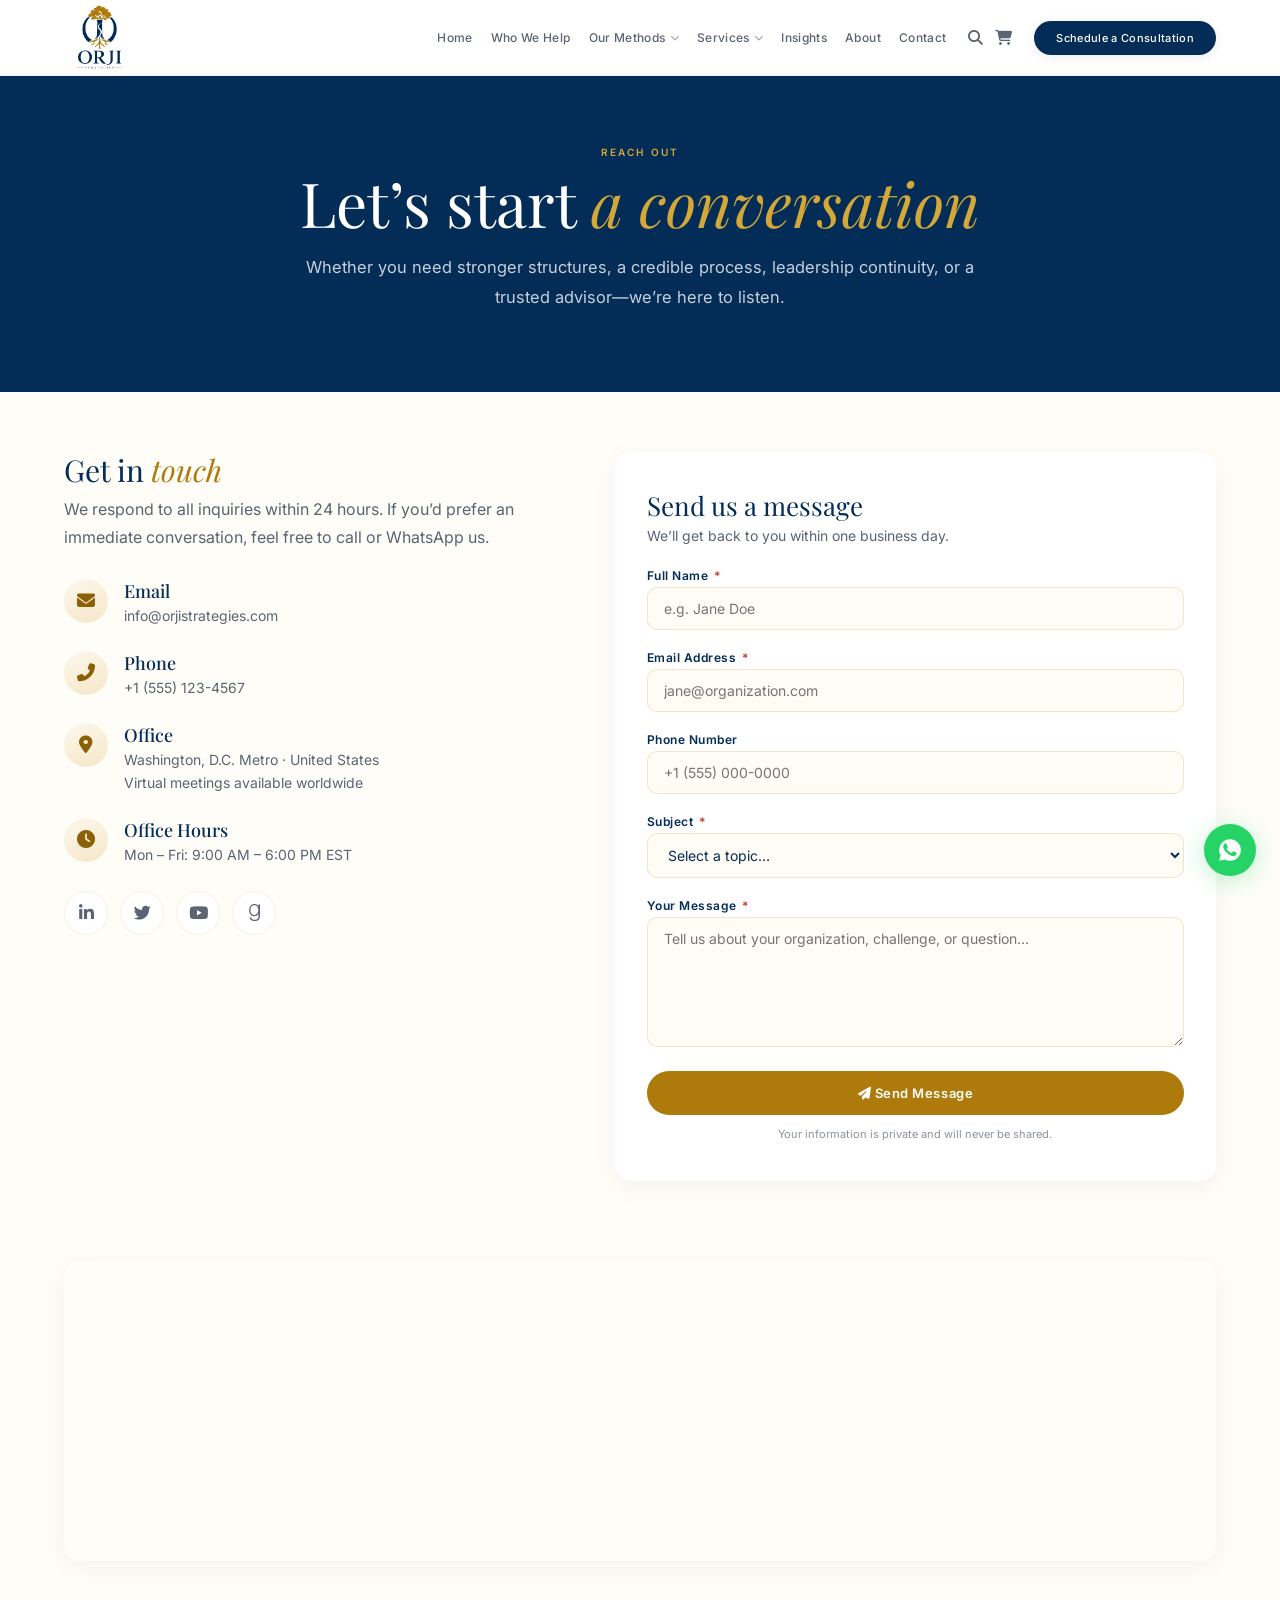
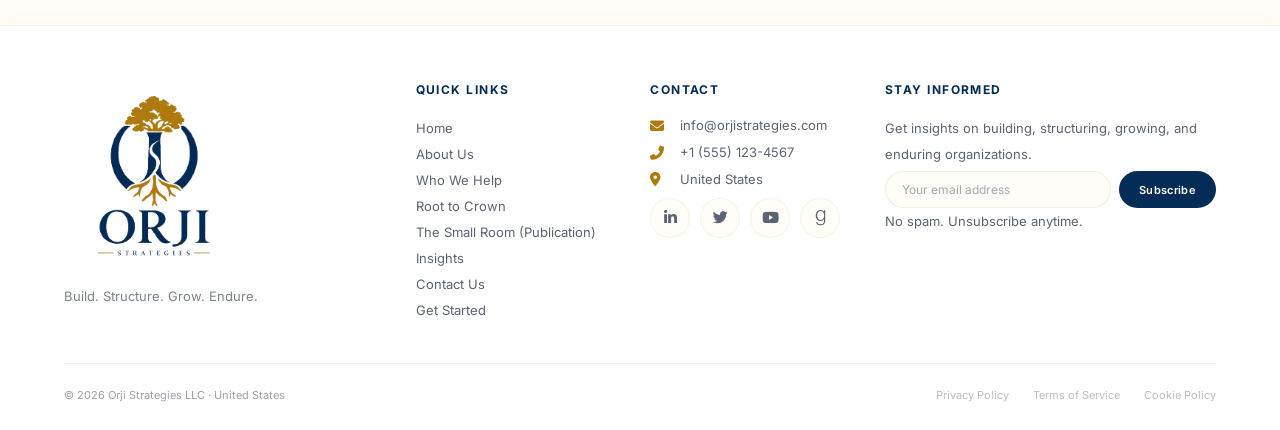
<file: contact-us.html>
<!DOCTYPE html>
<html lang="en">

<head>
    <meta charset="utf-8" />
    <meta name="viewport" content="width=device-width, initial-scale=1" />
    <title>Contact Us | Orji Strategies</title>

    <!-- ===== PRIMARY SEO META ===== -->
    <meta name="description" content="Contact Orji Strategies to discuss Root to Crown consulting, workplace investigations, leadership continuity, training, or speaking engagements. Schedule a consultation, call, or email us today.">
    <meta name="keywords" content="contact Orji Strategies, schedule consultation, Root to Crown, workplace investigation support, succession planning, training workshops, speaking engagement, leadership continuity, Michael Orji, Build Structure Grow Endure">
    <meta name="author" content="Michael Orji, JD, Th.D. — Orji Strategies LLC">
    <meta name="publisher" content="Orji Strategies LLC">
    <meta name="robots" content="noindex, nofollow, noimageindex, nosnippet, noarchive, notranslate, noimageai, noindexifembedded">
<meta name="googlebot" content="noindex, nofollow, noimageindex, nosnippet, noarchive, notranslate">
<meta name="bingbot" content="noindex, nofollow, noimageindex, nosnippet, noarchive">
    <meta name="rating" content="general">
    <meta name="referrer" content="strict-origin-when-cross-origin">
    <meta name="format-detection" content="telephone=no">
    <meta http-equiv="X-UA-Compatible" content="IE=edge">
    <meta name="theme-color" content="#0E1B2A">
    <meta name="color-scheme" content="light">

    <!-- ===== CANONICAL & LANGUAGE ===== -->
    <link rel="canonical" href="https://orjistrategies.com/contact-us.html">
    <link rel="alternate" hreflang="en" href="https://orjistrategies.com/contact-us.html">
    <link rel="alternate" hreflang="en-us" href="https://orjistrategies.com/contact-us.html">
    <link rel="alternate" hreflang="x-default" href="https://orjistrategies.com/contact-us.html">

    <!-- ===== ICONS (kept as-is per your instruction) ===== -->
    <link rel="icon" type="image/x-icon" href="images/favicon.ico">
    <link rel="icon" type="image/png" sizes="32x32" href="images/favicon.ico">
    <link rel="icon" type="image/png" sizes="16x16" href="images/favicon.ico">
    <link rel="apple-touch-icon" sizes="180x180" href="images/favicon.ico">
    <link rel="mask-icon" href="images/favicon.ico" color="#032C57">
    <link rel="manifest" href="site.webmanifest">

    <!-- ===== OPEN GRAPH (FACEBOOK / LINKEDIN) ===== -->
    <meta property="og:type" content="website">
    <meta property="og:site_name" content="Orji Strategies">
    <meta property="og:locale" content="en_US">
    <meta property="og:title" content="Contact Us | Orji Strategies">
    <meta property="og:description" content="Contact Orji Strategies to discuss Root to Crown consulting, workplace investigations, leadership continuity, training, or speaking engagements. Schedule a consultation today.">
    <meta property="og:url" content="https://orjistrategies.com/contact-us.html">
    <meta property="og:image" content="https://orjistrategies.com/images/orji-strategies-primary.png">
    <meta property="og:image:secure_url" content="https://orjistrategies.com/images/orji-strategies-primary.png">
    <meta property="og:image:type" content="image/png">
    <meta property="og:image:width" content="1200">
    <meta property="og:image:height" content="630">
    <meta property="og:image:alt" content="Contact Orji Strategies — Build. Structure. Grow. Endure.">
    <meta property="og:see_also" content="https://orjistrategies.com/">

    <!-- ===== TWITTER / X CARD ===== -->
    <meta name="twitter:card" content="summary_large_image">
    <meta name="twitter:title" content="Contact Us | Orji Strategies">
    <meta name="twitter:description" content="Contact Orji Strategies to discuss Root to Crown consulting, workplace investigations, leadership continuity, training, or speaking engagements. Schedule a consultation today.">
    <meta name="twitter:image" content="https://orjistrategies.com/images/orji-strategies-primary.png">
    <meta name="twitter:image:alt" content="Contact Orji Strategies — Build. Structure. Grow. Endure.">
    <meta name="twitter:domain" content="orjistrategies.com">
    <meta name="twitter:url" content="https://orjistrategies.com/contact-us.html">

    <!-- ===== PERFORMANCE HINTS ===== -->
    <link rel="preconnect" href="https://fonts.googleapis.com">
    <link rel="preconnect" href="https://fonts.gstatic.com" crossorigin>
    <link rel="preconnect" href="https://cdnjs.cloudflare.com" crossorigin>
    <link rel="dns-prefetch" href="https://www.google.com">
    <link rel="dns-prefetch" href="https://cdnjs.cloudflare.com">

    <!-- Google Fonts & Font Awesome -->
    <link href="https://fonts.googleapis.com/css2?family=Playfair+Display:ital,wght@0,400;0,500;0,600;1,400;1,500&family=Inter:wght@300;400;500;600;700&display=swap" rel="stylesheet" />
    <link rel="stylesheet" href="https://cdnjs.cloudflare.com/ajax/libs/font-awesome/6.5.0/css/all.min.css" />

    <!-- ===== MAIN GLOBAL STYLES ===== -->
    <link rel="stylesheet" href="css/styles.css" />

    <!-- ===== STRUCTURED DATA (JSON-LD) ===== -->
    <script type="application/ld+json">
    {
      "@context": "https://schema.org",
      "@graph": [
        {
          "@type": ["Organization", "ProfessionalService"],
          "@id": "https://orjistrategies.com/#organization",
          "name": "Orji Strategies",
          "legalName": "Orji Strategies LLC",
          "alternateName": "Orji Strategies LLC",
          "url": "https://orjistrategies.com/",
          "description": "Orji Strategies equips founders, organizational leaders, investigators, and decision-makers with practical methods to build, structure, grow, and endure—anchored in the Root to Crown method.",
          "slogan": "Build. Structure. Grow. Endure.",
          "email": "info@orjistrategies.com",
          "telephone": "+1-555-123-4567",
          "logo": {
            "@type": "ImageObject",
            "@id": "https://orjistrategies.com/#logo",
            "url": "https://orjistrategies.com/images/orji-strategies-primary.png",
            "contentUrl": "https://orjistrategies.com/images/orji-strategies-primary.png",
            "caption": "Orji Strategies"
          },
          "image": {
            "@id": "https://orjistrategies.com/#logo"
          },
          "founder": {
            "@id": "https://orjistrategies.com/#michael-orji"
          },
          "address": {
            "@type": "PostalAddress",
            "addressCountry": "US"
          },
          "areaServed": {
            "@type": "Country",
            "name": "United States"
          },
          "contactPoint": [
            {
              "@type": "ContactPoint",
              "@id": "https://orjistrategies.com/#contact",
              "telephone": "+1-555-123-4567",
              "email": "info@orjistrategies.com",
              "contactType": "customer service",
              "areaServed": "US",
              "availableLanguage": ["English"]
            }
          ],
          "sameAs": [
            "https://www.linkedin.com/company/orji-strategies",
            "https://twitter.com/orjistrategies",
            "https://www.youtube.com/@orjistrategies",
            "https://www.goodreads.com/orjistrategies"
          ]
        },
        {
          "@type": "WebSite",
          "@id": "https://orjistrategies.com/#website",
          "url": "https://orjistrategies.com/",
          "name": "Orji Strategies",
          "alternateName": "Orji Strategies LLC",
          "description": "Build. Structure. Grow. Endure. Root to Crown is the primary consulting method of Orji Strategies.",
          "publisher": {
            "@id": "https://orjistrategies.com/#organization"
          },
          "inLanguage": "en-US"
        },
        {
          "@type": "ContactPage",
          "@id": "https://orjistrategies.com/contact-us.html#webpage",
          "url": "https://orjistrategies.com/contact-us.html",
          "name": "Contact Us | Orji Strategies",
          "isPartOf": {
            "@id": "https://orjistrategies.com/#website"
          },
          "about": {
            "@id": "https://orjistrategies.com/#organization"
          },
          "description": "Contact Orji Strategies to discuss Root to Crown consulting, workplace investigations, leadership continuity, training, or speaking engagements. Schedule a consultation, call, or email us today.",
          "primaryImageOfPage": {
            "@id": "https://orjistrategies.com/#logo"
          },
          "image": {
            "@id": "https://orjistrategies.com/#logo"
          },
          "inLanguage": "en-US",
          "breadcrumb": {
            "@id": "https://orjistrategies.com/contact-us.html#breadcrumb"
          },
          "mainEntity": {
            "@id": "https://orjistrategies.com/#organization"
          }
        },
        {
          "@type": "BreadcrumbList",
          "@id": "https://orjistrategies.com/contact-us.html#breadcrumb",
          "itemListElement": [
            {
              "@type": "ListItem",
              "position": 1,
              "name": "Home",
              "item": "https://orjistrategies.com/"
            },
            {
              "@type": "ListItem",
              "position": 2,
              "name": "Contact Us",
              "item": "https://orjistrategies.com/contact-us.html"
            }
          ]
        },
        {
          "@type": "Person",
          "@id": "https://orjistrategies.com/#michael-orji",
          "name": "Michael Orji",
          "givenName": "Michael",
          "familyName": "Orji",
          "honorificSuffix": "JD, Th.D.",
          "jobTitle": "Founder, Author, Workplace Investigator, Consultant",
          "description": "Michael Orji brings together legal training, investigation experience, business management, mediation work, and theological depth to help organizations build, structure, grow, and endure.",
          "url": "https://orjistrategies.com/about-us.html",
          "image": "https://images.unsplash.com/photo-1507003211169-0a1dd7228f2d?w=600&h=700&fit=crop&crop=center&q=80",
          "worksFor": {
            "@id": "https://orjistrategies.com/#organization"
          }
        }
      ]
    }
    </script>
</head>

<body>

    <!-- ===== NAV ===== -->
    <nav class="topnav" id="topnav">
        <a class="brand" href="index.html">
            <img src="images/orji-strategies-primary.png" alt="Orji Strategies" title="Orji Strategies — Build. Structure. Grow. Endure." />
        </a>
        <div class="desktop-nav">
            <a href="index.html">Home</a>
            <a href="who-we-help.html">Who We Help</a>
            <div class="drop">
                <a href="#">Our Methods <i class="fas fa-chevron-down"></i></a>
                <div class="drop-menu">
                    <a href="method/root-to-crown.html">Root to Crown</a>
                    <a href="method/hearth.html">HEARTH™</a>
                    <a href="method/assessments.html">Assessments</a>
                    <a href="method/training-and-certification.html">Training &amp; Certification</a>
                </div>
            </div>
            <div class="drop">
                <a href="#">Services <i class="fas fa-chevron-down"></i></a>
                <div class="drop-menu">
                    <a href="root-to-crown.html">Root to Crown Consulting</a>
                    <a href="training-and-workshop-service.html">Training &amp; Workshops</a>
                    <a href="speaking-and-advisory.html">Speaking &amp; Advisory</a>
                </div>
            </div>
            <!-- <div class="drop">
        <a href="#">Books &amp; Resources <i class="fas fa-chevron-down"></i></a>
        <div class="drop-menu">
          <a href="#">Books</a>
          <a href="#">Workbooks</a>
          <a href="#">Toolkits</a>
          <a href="#">Assessments</a>
          <a href="#">Resource Library</a>
        </div>
      </div> -->
            <a href="insights.html">Insights</a>
            <a href="about-us.html">About</a>
            <a href="contact-us.html" class="active">Contact</a>
            <div class="nav-icons">
                <a href="#" aria-label="Search"><i class="fas fa-search"></i></a>
                <a href="#" aria-label="Cart"><i class="fas fa-shopping-cart"></i></a>
            </div>
            <a class="nav-cta" href="get-started.html">Schedule a Consultation</a>
        </div>
        <button class="menu-btn" id="menuBtn" aria-label="Toggle menu">
      <span></span>
      <span></span>
      <span></span>
    </button>
    </nav>

    <!-- ===== MOBILE NAV ===== -->
    <div class="mobile-nav" id="mobileNav">
        <a href="index.html">Home</a>
        <a href="who-we-help.html">Who We Help</a>
        <a href="#">Our Methods</a>
        <a class="sub" href="method/root-to-crown.html">Root to Crown</a>
        <a class="sub" href="method/hearth.html">HEARTH™</a>
        <a class="sub" href="method/assessments.html">Assessments</a>
        <a class="sub" href="method/training-and-certification.html">Training &amp; Certification</a>
        <a href="#">Services</a>
        <a class="sub" href="root-to-crown.html">Root to Crown Consulting</a>
        <a class="sub" href="training-and-workshop-service.html">Training &amp; Workshops</a>
        <a class="sub" href="speaking-and-advisory.html">Speaking &amp; Advisory</a>
        <!-- <a href="#">Books &amp; Resources</a>
    <a class="sub" href="#">Books</a>
    <a class="sub" href="#">Workbooks</a>
    <a class="sub" href="#">Toolkits</a>
    <a class="sub" href="#">Assessments</a>
    <a class="sub" href="#">Resource Library</a> -->
        <a href="insights.html">Insights</a>
        <a href="about-us.html">About</a>
        <a href="contact-us.html">Contact</a>
        <div>
            <a href="#"><i class="fas fa-search"></i></a>
            <a href="#"><i class="fas fa-shopping-cart"></i></a>
        </div>
        <a href="get-started.html">Schedule a Consultation</a>
    </div>

    <!-- ===== MAIN ===== -->
    <main>

        <!-- ===== CONTACT HERO ===== -->
        <section class="contact-hero">
            <div class="wrap">
                <div class="kicker">Reach out</div>
                <h1>Let’s start <em>a conversation</em></h1>
                <p class="lead">Whether you need stronger structures, a credible process, leadership continuity, or a trusted advisor—we’re here to listen.</p>
            </div>
        </section>

        <!-- ===== CONTACT DETAILS + FORM ===== -->
        <section class="contact-section">
            <div class="wrap contact-grid">

                <!-- Left: contact info -->
                <div class="contact-info">
                    <h2>Get in <em>touch</em></h2>
                    <p>We respond to all inquiries within 24 hours. If you’d prefer an immediate conversation, feel free to call or WhatsApp us.</p>

                    <div class="info-card">
                        <div class="icon"><i class="fas fa-envelope"></i></div>
                        <div class="text">
                            <h4>Email</h4>
                            <a href="mailto:info@orjistrategies.com">info@orjistrategies.com</a>
                        </div>
                    </div>

                    <div class="info-card">
                        <div class="icon"><i class="fas fa-phone-alt"></i></div>
                        <div class="text">
                            <h4>Phone</h4>
                            <a href="tel:+15551234567">+1 (555) 123-4567</a>
                        </div>
                    </div>

                    <div class="info-card">
                        <div class="icon"><i class="fas fa-map-marker-alt"></i></div>
                        <div class="text">
                            <h4>Office</h4>
                            <p>Washington, D.C. Metro · United States<br /><span>Virtual meetings available worldwide</span></p>
                        </div>
                    </div>

                    <div class="info-card">
                        <div class="icon"><i class="fas fa-clock"></i></div>
                        <div class="text">
                            <h4>Office Hours</h4>
                            <p>Mon – Fri: 9:00 AM – 6:00 PM EST</p>
                        </div>
                    </div>

                    <div class="contact-social">
                        <a href="#" aria-label="LinkedIn"><i class="fab fa-linkedin-in"></i></a>
                        <a href="#" aria-label="Twitter"><i class="fab fa-twitter"></i></a>
                        <a href="#" aria-label="YouTube"><i class="fab fa-youtube"></i></a>
                        <a href="#" aria-label="Goodreads"><i class="fab fa-goodreads-g"></i></a>
                    </div>
                </div>

                <!-- Right: contact form -->
                <div class="contact-form-wrap">
                    <h3>Send us a message</h3>
                    <p class="sub">We’ll get back to you within one business day.</p>

                    <form id="contactForm" action="#" method="POST">
                        <div class="form-group">
                            <label for="fullName">Full Name <span class="required">*</span></label>
                            <input type="text" id="fullName" name="fullName" placeholder="e.g. Jane Doe" required />
                        </div>
                        <div class="form-group">
                            <label for="email">Email Address <span class="required">*</span></label>
                            <input type="email" id="email" name="email" placeholder="jane@organization.com" required />
                        </div>
                        <div class="form-group">
                            <label for="phone">Phone Number</label>
                            <input type="tel" id="phone" name="phone" placeholder="+1 (555) 000-0000" />
                        </div>
                        <div class="form-group">
                            <label for="subject">Subject <span class="required">*</span></label>
                            <select id="subject" name="subject" required>
                <option value="">Select a topic…</option>
                <option value="consulting">Schedule a consultation</option>
                <option value="investigation">Workplace investigation support</option>
                <option value="root-to-crown">Root to Crown consulting</option>
                <option value="training">Training &amp; workshops</option>
                <option value="speaking">Speaking engagement</option>
                <option value="general">General inquiry</option>
              </select>
                        </div>
                        <div class="form-group">
                            <label for="message">Your Message <span class="required">*</span></label>
                            <textarea id="message" name="message" placeholder="Tell us about your organization, challenge, or question…" required></textarea>
                        </div>
                        <button type="submit" class="btn-submit">
              <i class="fas fa-paper-plane"></i> Send Message
            </button>
                        <div class="form-footnote">
                            Your information is private and will never be shared.
                        </div>
                    </form>
                </div>
            </div>
        </section>

        <!-- ===== MAP (optional) ===== -->
        <section class="map-section">
            <div class="wrap">
                <iframe src="https://www.google.com/maps/embed?pb=!1m18!1m12!1m3!1d3105.1509823362666!2d-77.03687068465166!3d38.90713227957055!2m3!1f0!2f0!3f0!3m2!1i1024!2i768!4f13.1!3m3!1m2!1s0x89b7b7b9b9b9b9b9%3A0x0!2zM4CsNTQnMjUuNyJOIDc3wrAwMicwMi4yIlc!5e0!3m2!1sen!2sus!4v1712345678901!5m2!1sen!2sus"
                    allowfullscreen="" loading="lazy" referrerpolicy="no-referrer-when-downgrade" title="Orji Strategies office location"></iframe>
            </div>
        </section>

    </main>

    <!-- ===== FOOTER ===== -->
    <footer>
        <div class="footer-grid">
            <!-- Column 1: Brand -->
            <div class="footer-col">
                <img src="images/orji-strategies-primary.png" alt="Orji Strategies" title="Orji Strategies — Build. Structure. Grow. Endure." class="footer-logo" />
                <p class="brand-tagline">Build. Structure. Grow. Endure.</p>
            </div>

            <!-- Column 2: Quick Links -->
            <div class="footer-col">
                <h4>Quick Links</h4>
                <a href="index.html">Home</a>
                <a href="about-us.html">About Us</a>
                <a href="who-we-help.html">Who We Help</a>
                <a href="root-to-crown.html">Root to Crown</a>
                <a href="the-small-room.html">The Small Room (Publication)</a>
                <a href="insights.html">Insights</a>
                <a href="contact-us.html">Contact Us</a>
                <a href="get-started.html">Get Started</a>
            </div>

            <!-- Column 3: Contact -->
            <div class="footer-col">
                <h4>Contact</h4>
                <div class="contact-item">
                    <i class="fas fa-envelope"></i>
                    <span>info@orjistrategies.com</span>
                </div>
                <div class="contact-item">
                    <i class="fas fa-phone-alt"></i>
                    <span>+1 (555) 123-4567</span>
                </div>
                <div class="contact-item">
                    <i class="fas fa-map-marker-alt"></i>
                    <span>United States</span>
                </div>
                <div class="footer-social">
                    <a href="#" aria-label="LinkedIn"><i class="fab fa-linkedin-in"></i></a>
                    <a href="#" aria-label="Twitter"><i class="fab fa-twitter"></i></a>
                    <a href="#" aria-label="YouTube"><i class="fab fa-youtube"></i></a>
                    <a href="#" aria-label="Goodreads"><i class="fab fa-goodreads-g"></i></a>
                </div>
            </div>

            <!-- Column 4: Newsletter -->
            <div class="footer-col">
                <h4>Stay Informed</h4>
                <p>Get insights on building, structuring, growing, and enduring organizations.</p>
                <div class="newsletter-wrap">
                    <input type="email" placeholder="Your email address" aria-label="Email for newsletter" />
                    <button>Subscribe</button>
                </div>
                <p>No spam. Unsubscribe anytime.</p>
            </div>
        </div>

        <!-- Footer Bottom -->
        <div class="footer-bottom">
            <span>© 2026 Orji Strategies LLC · United States</span>
            <div class="footer-legal">
                <a href="#">Privacy Policy</a>
                <a href="#">Terms of Service</a>
                <a href="#">Cookie Policy</a>
            </div>
        </div>
    </footer>

    <!-- ===== WHATSAPP ===== -->
    <a class="wa" href="#" target="_blank" rel="noopener" aria-label="WhatsApp Orji Strategies">
        <svg viewBox="0 0 24 24" aria-hidden="true">
      <path fill="currentColor" d="M12.04 2C6.52 2 2.03 6.49 2.03 12.01c0 1.76.46 3.48 1.33 5L2 22l5.12-1.34a9.98 9.98 0 0 0 4.92 1.25h.01c5.52 0 10.01-4.49 10.01-10.01C22.06 6.49 17.57 2 12.04 2Zm5.84 14.12c-.25.7-1.47 1.34-2.02 1.42-.52.08-1.18.12-1.9-.12-.44-.14-1.01-.33-1.74-.65-3.06-1.32-5.05-4.39-5.2-4.59-.15-.2-1.24-1.65-1.24-3.15 0-1.5.78-2.24 1.06-2.55.28-.31.61-.39.81-.39.2 0 .41 0 .59.01.19.01.44-.07.69.53.25.61.86 2.1.94 2.25.08.15.13.33.02.53-.1.2-.15.33-.3.51-.15.18-.32.4-.46.54-.15.15-.3.31-.13.61.18.3.78 1.28 1.68 2.08 1.15 1.03 2.12 1.35 2.42 1.5.3.15.48.13.66-.08.18-.2.76-.89.96-1.2.2-.31.41-.25.69-.15.28.1 1.78.84 2.08.99.3.15.51.23.58.36.08.13.08.74-.17 1.44Z"></path>
    </svg>
    </a>

    <!-- ===== SCRIPTS ===== -->
    <script>
        // Mobile menu
        const menuBtn = document.getElementById('menuBtn');
        const mobileNav = document.getElementById('mobileNav');
        menuBtn.addEventListener('click', function() {
            this.classList.toggle('open');
            mobileNav.classList.toggle('open');
            this.setAttribute('aria-expanded', mobileNav.classList.contains('open'));
        });
        mobileNav.querySelectorAll('a').forEach(link => {
            link.addEventListener('click', () => {
                menuBtn.classList.remove('open');
                mobileNav.classList.remove('open');
                menuBtn.setAttribute('aria-expanded', 'false');
            });
        });

        // Nav shadow
        const nav = document.getElementById('topnav');
        window.addEventListener('scroll', function() {
            nav.classList.toggle('scrolled', window.scrollY > 20);
        });
    </script>

</body>

</html>
</file>
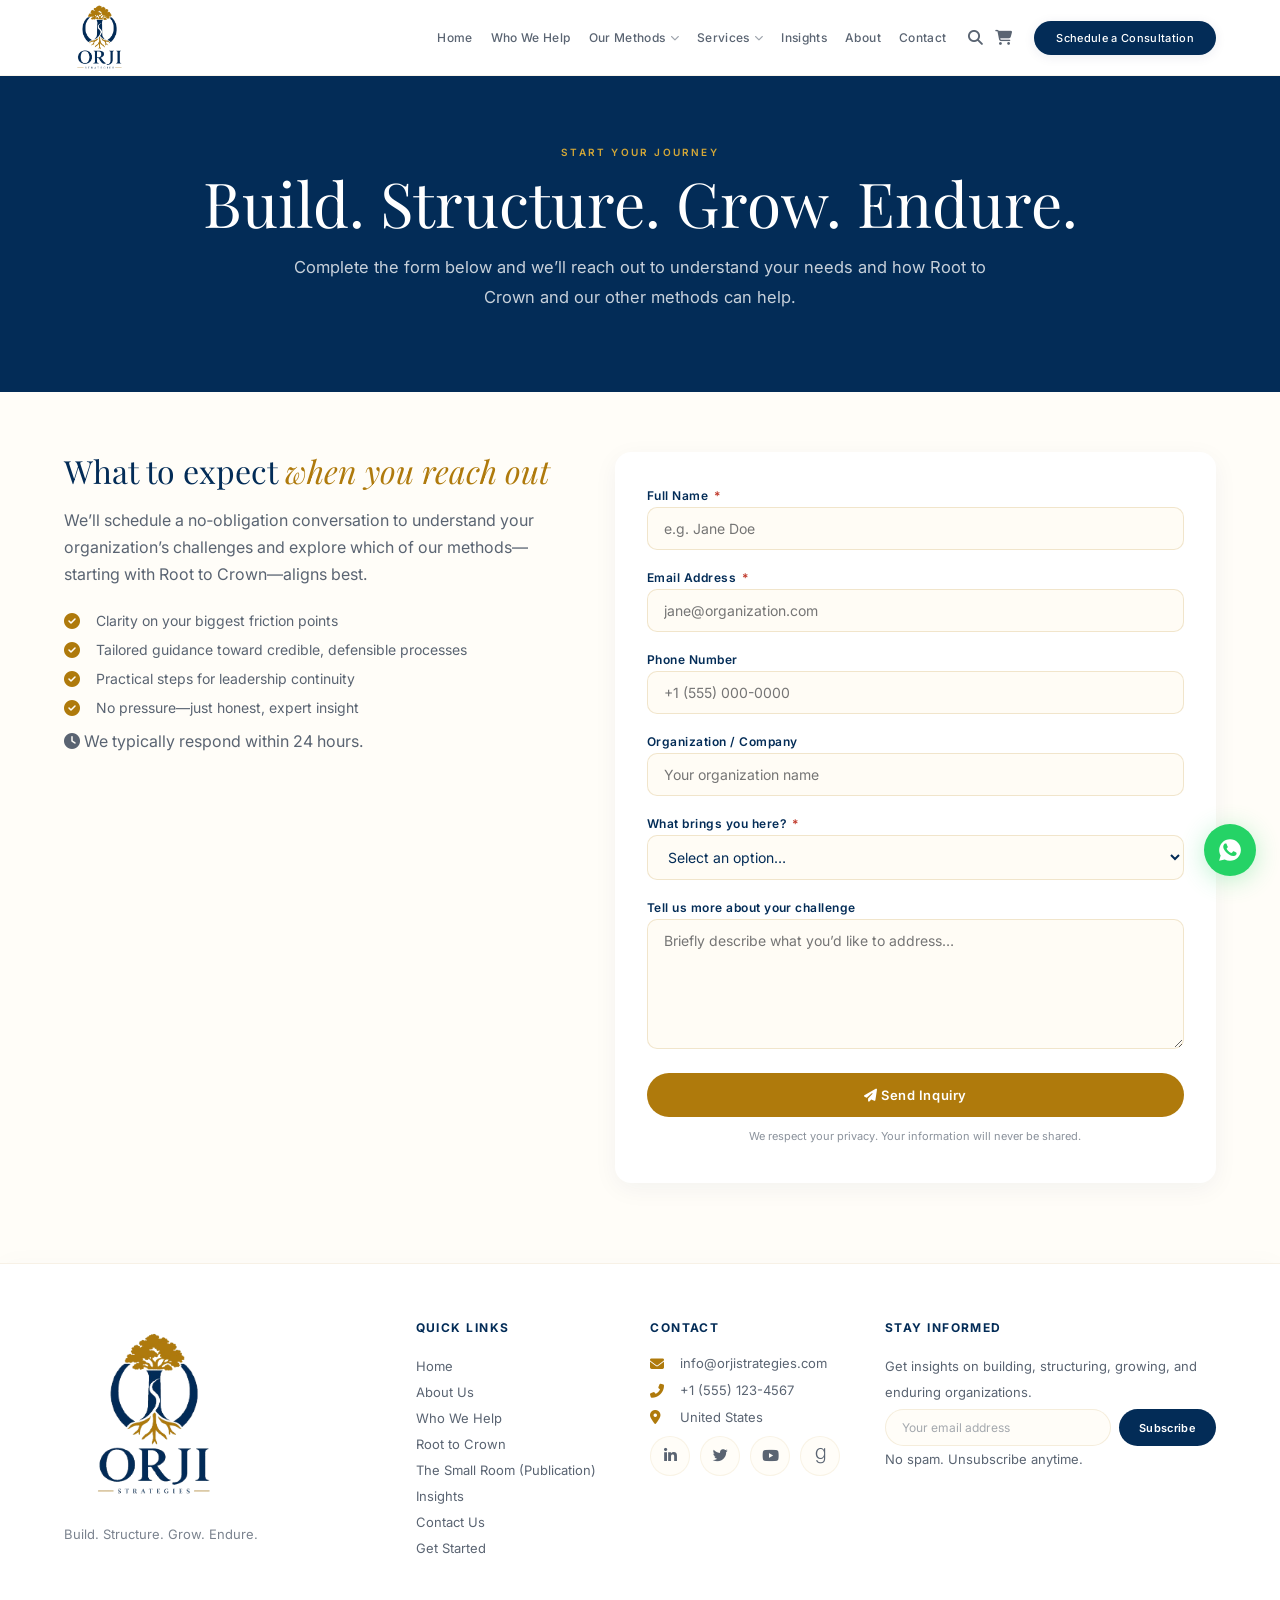
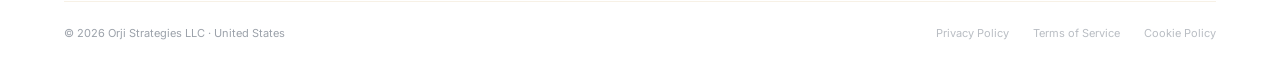
<file: get-started.html>
<!DOCTYPE html>
<html lang="en">

<head>
    <meta charset="utf-8" />
    <meta name="viewport" content="width=device-width, initial-scale=1" />
    <title>Get Started | Orji Strategies</title>

    <!-- ===== PRIMARY SEO META ===== -->
    <meta name="description" content="Get started with Orji Strategies. Schedule a consultation to discuss Root to Crown consulting, workplace investigations, leadership continuity, training, or speaking engagements.">
    <meta name="keywords" content="get started Orji Strategies, schedule consultation, Root to Crown, workplace investigations, leadership continuity, governance advisory, training certification, speaking engagement, Michael Orji, HEARTH, Build Structure Grow Endure">
    <meta name="author" content="Michael Orji, JD, Th.D. — Orji Strategies LLC">
    <meta name="publisher" content="Orji Strategies LLC">
    <meta name="robots" content="noindex, nofollow, noimageindex, nosnippet, noarchive, notranslate, noimageai, noindexifembedded">
<meta name="googlebot" content="noindex, nofollow, noimageindex, nosnippet, noarchive, notranslate">
<meta name="bingbot" content="noindex, nofollow, noimageindex, nosnippet, noarchive">
    <meta name="rating" content="general">
    <meta name="referrer" content="strict-origin-when-cross-origin">
    <meta name="format-detection" content="telephone=no">
    <meta http-equiv="X-UA-Compatible" content="IE=edge">
    <meta name="theme-color" content="#0E1B2A">
    <meta name="color-scheme" content="light">

    <!-- ===== CANONICAL & LANGUAGE ===== -->
    <link rel="canonical" href="https://orjistrategies.com/get-started.html">
    <link rel="alternate" hreflang="en" href="https://orjistrategies.com/get-started.html">
    <link rel="alternate" hreflang="en-us" href="https://orjistrategies.com/get-started.html">
    <link rel="alternate" hreflang="x-default" href="https://orjistrategies.com/get-started.html">

    <!-- ===== ICONS (kept as-is) ===== -->
    <link rel="icon" type="image/x-icon" href="images/favicon.ico">
    <link rel="icon" type="image/png" sizes="32x32" href="images/favicon.ico">
    <link rel="icon" type="image/png" sizes="16x16" href="images/favicon.ico">
    <link rel="apple-touch-icon" sizes="180x180" href="images/favicon.ico">
    <link rel="mask-icon" href="images/favicon.ico" color="#032C57">
    <link rel="manifest" href="site.webmanifest">

    <!-- ===== OPEN GRAPH ===== -->
    <meta property="og:type" content="website">
    <meta property="og:site_name" content="Orji Strategies">
    <meta property="og:locale" content="en_US">
    <meta property="og:title" content="Get Started | Orji Strategies">
    <meta property="og:description" content="Get started with Orji Strategies. Schedule a consultation to discuss Root to Crown consulting, workplace investigations, leadership continuity, training, or speaking engagements.">
    <meta property="og:url" content="https://orjistrategies.com/get-started.html">
    <meta property="og:image" content="https://orjistrategies.com/images/orji-strategies-primary.png">
    <meta property="og:image:secure_url" content="https://orjistrategies.com/images/orji-strategies-primary.png">
    <meta property="og:image:type" content="image/png">
    <meta property="og:image:width" content="1200">
    <meta property="og:image:height" content="630">
    <meta property="og:image:alt" content="Get Started with Orji Strategies — Build. Structure. Grow. Endure.">
    <meta property="og:see_also" content="https://orjistrategies.com/">

    <!-- ===== TWITTER / X CARD ===== -->
    <meta name="twitter:card" content="summary_large_image">
    <meta name="twitter:title" content="Get Started | Orji Strategies">
    <meta name="twitter:description" content="Get started with Orji Strategies. Schedule a consultation to discuss Root to Crown consulting, workplace investigations, leadership continuity, training, or speaking engagements.">
    <meta name="twitter:image" content="https://orjistrategies.com/images/orji-strategies-primary.png">
    <meta name="twitter:image:alt" content="Get Started with Orji Strategies — Build. Structure. Grow. Endure.">
    <meta name="twitter:domain" content="orjistrategies.com">
    <meta name="twitter:url" content="https://orjistrategies.com/get-started.html">

    <!-- ===== PERFORMANCE HINTS ===== -->
    <link rel="preconnect" href="https://fonts.googleapis.com">
    <link rel="preconnect" href="https://fonts.gstatic.com" crossorigin>
    <link rel="preconnect" href="https://cdnjs.cloudflare.com" crossorigin>
    <link rel="dns-prefetch" href="https://cdnjs.cloudflare.com">

    <!-- Google Fonts & Font Awesome -->
    <link href="https://fonts.googleapis.com/css2?family=Playfair+Display:ital,wght@0,400;0,500;0,600;1,400;1,500&family=Inter:wght@300;400;500;600;700&display=swap" rel="stylesheet" />
    <link rel="stylesheet" href="https://cdnjs.cloudflare.com/ajax/libs/font-awesome/6.5.0/css/all.min.css" />

    <!-- ===== MAIN GLOBAL STYLES ===== -->
    <link rel="stylesheet" href="css/styles.css" />

    <!-- ===== STRUCTURED DATA (JSON-LD) ===== -->
    <script type="application/ld+json">
    {
      "@context": "https://schema.org",
      "@graph": [
        {
          "@type": ["Organization", "ProfessionalService"],
          "@id": "https://orjistrategies.com/#organization",
          "name": "Orji Strategies",
          "legalName": "Orji Strategies LLC",
          "alternateName": "Orji Strategies LLC",
          "url": "https://orjistrategies.com/",
          "description": "Orji Strategies equips founders, organizational leaders, investigators, and decision-makers with practical methods to build, structure, grow, and endure—anchored in the Root to Crown method.",
          "slogan": "Build. Structure. Grow. Endure.",
          "email": "info@orjistrategies.com",
          "telephone": "+1-555-123-4567",
          "logo": {
            "@type": "ImageObject",
            "@id": "https://orjistrategies.com/#logo",
            "url": "https://orjistrategies.com/images/orji-strategies-primary.png",
            "contentUrl": "https://orjistrategies.com/images/orji-strategies-primary.png",
            "caption": "Orji Strategies"
          },
          "image": {
            "@id": "https://orjistrategies.com/#logo"
          },
          "founder": {
            "@id": "https://orjistrategies.com/#michael-orji"
          },
          "address": {
            "@type": "PostalAddress",
            "addressCountry": "US"
          },
          "areaServed": {
            "@type": "Country",
            "name": "United States"
          },
          "contactPoint": [
            {
              "@type": "ContactPoint",
              "@id": "https://orjistrategies.com/#contact",
              "telephone": "+1-555-123-4567",
              "email": "info@orjistrategies.com",
              "contactType": "customer service",
              "areaServed": "US",
              "availableLanguage": ["English"]
            }
          ],
          "sameAs": [
            "https://www.linkedin.com/company/orji-strategies",
            "https://twitter.com/orjistrategies",
            "https://www.youtube.com/@orjistrategies",
            "https://www.goodreads.com/orjistrategies"
          ]
        },
        {
          "@type": "WebSite",
          "@id": "https://orjistrategies.com/#website",
          "url": "https://orjistrategies.com/",
          "name": "Orji Strategies",
          "alternateName": "Orji Strategies LLC",
          "description": "Build. Structure. Grow. Endure. Root to Crown is the primary consulting method of Orji Strategies.",
          "publisher": {
            "@id": "https://orjistrategies.com/#organization"
          },
          "inLanguage": "en-US"
        },
        {
          "@type": "ContactPage",
          "@id": "https://orjistrategies.com/get-started.html#webpage",
          "url": "https://orjistrategies.com/get-started.html",
          "name": "Get Started | Orji Strategies",
          "isPartOf": {
            "@id": "https://orjistrategies.com/#website"
          },
          "about": {
            "@id": "https://orjistrategies.com/#organization"
          },
          "description": "Get started with Orji Strategies. Schedule a consultation to discuss Root to Crown consulting, workplace investigations, leadership continuity, training, or speaking engagements.",
          "primaryImageOfPage": {
            "@id": "https://orjistrategies.com/#logo"
          },
          "image": {
            "@id": "https://orjistrategies.com/#logo"
          },
          "inLanguage": "en-US",
          "breadcrumb": {
            "@id": "https://orjistrategies.com/get-started.html#breadcrumb"
          },
          "mainEntity": {
            "@id": "https://orjistrategies.com/#organization"
          }
        },
        {
          "@type": "BreadcrumbList",
          "@id": "https://orjistrategies.com/get-started.html#breadcrumb",
          "itemListElement": [
            {
              "@type": "ListItem",
              "position": 1,
              "name": "Home",
              "item": "https://orjistrategies.com/"
            },
            {
              "@type": "ListItem",
              "position": 2,
              "name": "Get Started",
              "item": "https://orjistrategies.com/get-started.html"
            }
          ]
        },
        {
          "@type": "Person",
          "@id": "https://orjistrategies.com/#michael-orji",
          "name": "Michael Orji",
          "givenName": "Michael",
          "familyName": "Orji",
          "honorificSuffix": "JD, Th.D.",
          "jobTitle": "Founder, Author, Workplace Investigator, Consultant",
          "description": "Michael Orji brings together legal training, investigation experience, business management, mediation work, and theological depth to help organizations build, structure, grow, and endure.",
          "url": "https://orjistrategies.com/about-us.html",
          "image": "https://images.unsplash.com/photo-1507003211169-0a1dd7228f2d?w=600&h=700&fit=crop&crop=center&q=80",
          "worksFor": {
            "@id": "https://orjistrategies.com/#organization"
          }
        }
      ]
    }
    </script>
</head>

<body>

    <nav class="topnav" id="topnav">
        <a class="brand" href="index.html">
            <img src="images/orji-strategies-primary.png" alt="Orji Strategies" title="Orji Strategies — Build. Structure. Grow. Endure." />
        </a>
        <div class="desktop-nav">
            <a href="index.html">Home</a>
            <a href="who-we-help.html">Who We Help</a>
            <div class="drop">
                <a href="#">Our Methods <i class="fas fa-chevron-down"></i></a>
                <div class="drop-menu">
                    <a href="method/root-to-crown.html">Root to Crown</a>
                    <a href="method/hearth.html">HEARTH™</a>
                    <a href="method/assessments.html">Assessments</a>
                    <a href="method/training-and-certification.html">Training &amp; Certification</a>
                </div>
            </div>
            <div class="drop">
                <a href="#">Services <i class="fas fa-chevron-down"></i></a>
                <div class="drop-menu">
                    <a href="root-to-crown.html">Root to Crown Consulting</a>
                    <a href="training-and-workshop-service.html">Training &amp; Workshops</a>
                    <a href="speaking-and-advisory.html">Speaking &amp; Advisory</a>
                </div>
            </div>
            <!-- <div class="drop">
        <a href="#">Books &amp; Resources <i class="fas fa-chevron-down"></i></a>
        <div class="drop-menu">
          <a href="#">Books</a>
          <a href="#">Workbooks</a>
          <a href="#">Toolkits</a>
          <a href="#">Assessments</a>
          <a href="#">Resource Library</a>
        </div>
      </div> -->
            <a href="insights.html">Insights</a>
            <a href="about-us.html">About</a>
            <a href="contact-us.html">Contact</a>
            <div class="nav-icons">
                <a href="#" aria-label="Search"><i class="fas fa-search"></i></a>
                <a href="#" aria-label="Cart"><i class="fas fa-shopping-cart"></i></a>
            </div>
            <a class="nav-cta" href="get-started.html">Schedule a Consultation</a>
        </div>
        <button class="menu-btn" id="menuBtn" aria-label="Toggle menu">
      <span></span>
      <span></span>
      <span></span>
    </button>
    </nav>

    <!-- ===== MOBILE NAV ===== -->
    <div class="mobile-nav" id="mobileNav">
        <a href="index.html">Home</a>
        <a href="who-we-help.html">Who We Help</a>
        <a href="#">Our Methods</a>
        <a class="sub" href="method/root-to-crown.html">Root to Crown</a>
        <a class="sub" href="method/hearth.html">HEARTH™</a>
        <a class="sub" href="method/assessments.html">Assessments</a>
        <a class="sub" href="method/training-and-certification.html">Training &amp; Certification</a>
        <a href="#">Services</a>
        <a class="sub" href="root-to-crown.html">Root to Crown Consulting</a>
        <a class="sub" href="training-and-workshop-service.html">Training &amp; Workshops</a>
        <a class="sub" href="speaking-and-advisory.html">Speaking &amp; Advisory</a>
        <!-- <a href="#">Books &amp; Resources</a>
    <a class="sub" href="#">Books</a>
    <a class="sub" href="#">Workbooks</a>
    <a class="sub" href="#">Toolkits</a>
    <a class="sub" href="#">Assessments</a>
    <a class="sub" href="#">Resource Library</a> -->
        <a href="insights.html">Insights</a>
        <a href="about-us.html">About</a>
        <a href="contact-us.html">Contact</a>
        <div>
            <a href="#"><i class="fas fa-search"></i></a>
            <a href="#"><i class="fas fa-shopping-cart"></i></a>
        </div>
        <a href="get-started.html">Schedule a Consultation</a>
    </div>

    <!-- ===== MAIN ===== -->
    <main>

        <!-- ===== GET STARTED HERO ===== -->
        <section class="get-started-hero">
            <div class="wrap">
                <div class="kicker">Start your journey</div>
                <h1>Build. Structure. Grow. Endure.</h1>
                <p class="lead">Complete the form below and we’ll reach out to understand your needs and how Root to Crown and our other methods can help.</p>
            </div>
        </section>

        <!-- ===== FORM + INFO ===== -->
        <section class="form-section">
            <div class="wrap form-grid">

                <!-- Left: info -->
                <div class="form-info">
                    <h2>What to expect <em>when you reach out</em></h2>
                    <p>We’ll schedule a no‑obligation conversation to understand your organization’s challenges and explore which of our methods—starting with Root to Crown—aligns best.</p>
                    <ul class="benefits">
                        <li><i class="fas fa-check-circle"></i> Clarity on your biggest friction points</li>
                        <li><i class="fas fa-check-circle"></i> Tailored guidance toward credible, defensible processes</li>
                        <li><i class="fas fa-check-circle"></i> Practical steps for leadership continuity</li>
                        <li><i class="fas fa-check-circle"></i> No pressure—just honest, expert insight</li>
                    </ul>
                    <p>
                        <i class="fas fa-clock"></i> We typically respond within 24 hours.
                    </p>
                </div>

                <!-- Right: form -->
                <div class="get-started-form">
                    <form id="getStartedForm" action="#" method="POST">
                        <div class="form-group">
                            <label for="fullName">Full Name <span class="required">*</span></label>
                            <input type="text" id="fullName" name="fullName" placeholder="e.g. Jane Doe" required />
                        </div>
                        <div class="form-group">
                            <label for="email">Email Address <span class="required">*</span></label>
                            <input type="email" id="email" name="email" placeholder="jane@organization.com" required />
                        </div>
                        <div class="form-group">
                            <label for="phone">Phone Number</label>
                            <input type="tel" id="phone" name="phone" placeholder="+1 (555) 000-0000" />
                        </div>
                        <div class="form-group">
                            <label for="organization">Organization / Company</label>
                            <input type="text" id="organization" name="organization" placeholder="Your organization name" />
                        </div>
                        <div class="form-group">
                            <label for="interest">What brings you here? <span class="required">*</span></label>
                            <select id="interest" name="interest" required>
                <option value="">Select an option…</option>
                <option value="root-to-crown">Root to Crown consulting</option>
                <option value="investigation">Workplace investigations &amp; credible process</option>
                <option value="succession">Succession &amp; founder independence</option>
                <option value="governance">Governance &amp; board advisory</option>
                <option value="training">Training &amp; certification</option>
                <option value="speaking">Speaking or workshop engagement</option>
                <option value="other">Other / not sure yet</option>
              </select>
                        </div>
                        <div class="form-group">
                            <label for="message">Tell us more about your challenge</label>
                            <textarea id="message" name="message" placeholder="Briefly describe what you’d like to address…"></textarea>
                        </div>
                        <button type="submit" class="btn-submit">
              <i class="fas fa-paper-plane"></i> Send Inquiry
            </button>
                        <div class="form-footnote">
                            We respect your privacy. Your information will never be shared.
                        </div>
                    </form>
                </div>
            </div>
        </section>

    </main>

    <!-- ===== FOOTER ===== -->
    <footer>
        <div class="footer-grid">
            <!-- Column 1: Brand -->
            <div class="footer-col">
                <img src="images/orji-strategies-primary.png" alt="Orji Strategies" title="Orji Strategies — Build. Structure. Grow. Endure." class="footer-logo" />
                <p class="brand-tagline">Build. Structure. Grow. Endure.</p>
            </div>

            <!-- Column 2: Quick Links -->
            <div class="footer-col">
                <h4>Quick Links</h4>
                <a href="index.html">Home</a>
                <a href="about-us.html">About Us</a>
                <a href="who-we-help.html">Who We Help</a>
                <a href="root-to-crown.html">Root to Crown</a>
                <a href="the-small-room.html">The Small Room (Publication)</a>
                <a href="insights.html">Insights</a>
                <a href="contact-us.html">Contact Us</a>
                <a href="get-started.html">Get Started</a>
            </div>

            <!-- Column 3: Contact -->
            <div class="footer-col">
                <h4>Contact</h4>
                <div class="contact-item">
                    <i class="fas fa-envelope"></i>
                    <span>info@orjistrategies.com</span>
                </div>
                <div class="contact-item">
                    <i class="fas fa-phone-alt"></i>
                    <span>+1 (555) 123-4567</span>
                </div>
                <div class="contact-item">
                    <i class="fas fa-map-marker-alt"></i>
                    <span>United States</span>
                </div>
                <div class="footer-social">
                    <a href="#" aria-label="LinkedIn"><i class="fab fa-linkedin-in"></i></a>
                    <a href="#" aria-label="Twitter"><i class="fab fa-twitter"></i></a>
                    <a href="#" aria-label="YouTube"><i class="fab fa-youtube"></i></a>
                    <a href="#" aria-label="Goodreads"><i class="fab fa-goodreads-g"></i></a>
                </div>
            </div>

            <!-- Column 4: Newsletter -->
            <div class="footer-col">
                <h4>Stay Informed</h4>
                <p>Get insights on building, structuring, growing, and enduring organizations.</p>
                <div class="newsletter-wrap">
                    <input type="email" placeholder="Your email address" aria-label="Email for newsletter" />
                    <button>Subscribe</button>
                </div>
                <p>No spam. Unsubscribe anytime.</p>
            </div>
        </div>

        <!-- Footer Bottom -->
        <div class="footer-bottom">
            <span>© 2026 Orji Strategies LLC · United States</span>
            <div class="footer-legal">
                <a href="#">Privacy Policy</a>
                <a href="#">Terms of Service</a>
                <a href="#">Cookie Policy</a>
            </div>
        </div>
    </footer>

    <!-- ===== WHATSAPP ===== -->
    <a class="wa" href="#" target="_blank" rel="noopener" aria-label="WhatsApp Orji Strategies">
        <svg viewBox="0 0 24 24" aria-hidden="true">
      <path fill="currentColor" d="M12.04 2C6.52 2 2.03 6.49 2.03 12.01c0 1.76.46 3.48 1.33 5L2 22l5.12-1.34a9.98 9.98 0 0 0 4.92 1.25h.01c5.52 0 10.01-4.49 10.01-10.01C22.06 6.49 17.57 2 12.04 2Zm5.84 14.12c-.25.7-1.47 1.34-2.02 1.42-.52.08-1.18.12-1.9-.12-.44-.14-1.01-.33-1.74-.65-3.06-1.32-5.05-4.39-5.2-4.59-.15-.2-1.24-1.65-1.24-3.15 0-1.5.78-2.24 1.06-2.55.28-.31.61-.39.81-.39.2 0 .41 0 .59.01.19.01.44-.07.69.53.25.61.86 2.1.94 2.25.08.15.13.33.02.53-.1.2-.15.33-.3.51-.15.18-.32.4-.46.54-.15.15-.3.31-.13.61.18.3.78 1.28 1.68 2.08 1.15 1.03 2.12 1.35 2.42 1.5.3.15.48.13.66-.08.18-.2.76-.89.96-1.2.2-.31.41-.25.69-.15.28.1 1.78.84 2.08.99.3.15.51.23.58.36.08.13.08.74-.17 1.44Z"></path>
    </svg>
    </a>

    <!-- ===== SCRIPTS ===== -->
    <script>
        // Mobile menu
        const menuBtn = document.getElementById('menuBtn');
        const mobileNav = document.getElementById('mobileNav');
        menuBtn.addEventListener('click', function() {
            this.classList.toggle('open');
            mobileNav.classList.toggle('open');
            this.setAttribute('aria-expanded', mobileNav.classList.contains('open'));
        });
        mobileNav.querySelectorAll('a').forEach(link => {
            link.addEventListener('click', () => {
                menuBtn.classList.remove('open');
                mobileNav.classList.remove('open');
                menuBtn.setAttribute('aria-expanded', 'false');
            });
        });

        // Nav shadow
        const nav = document.getElementById('topnav');
        window.addEventListener('scroll', function() {
            nav.classList.toggle('scrolled', window.scrollY > 20);
        });
    </script>

</body>

</html>
</file>
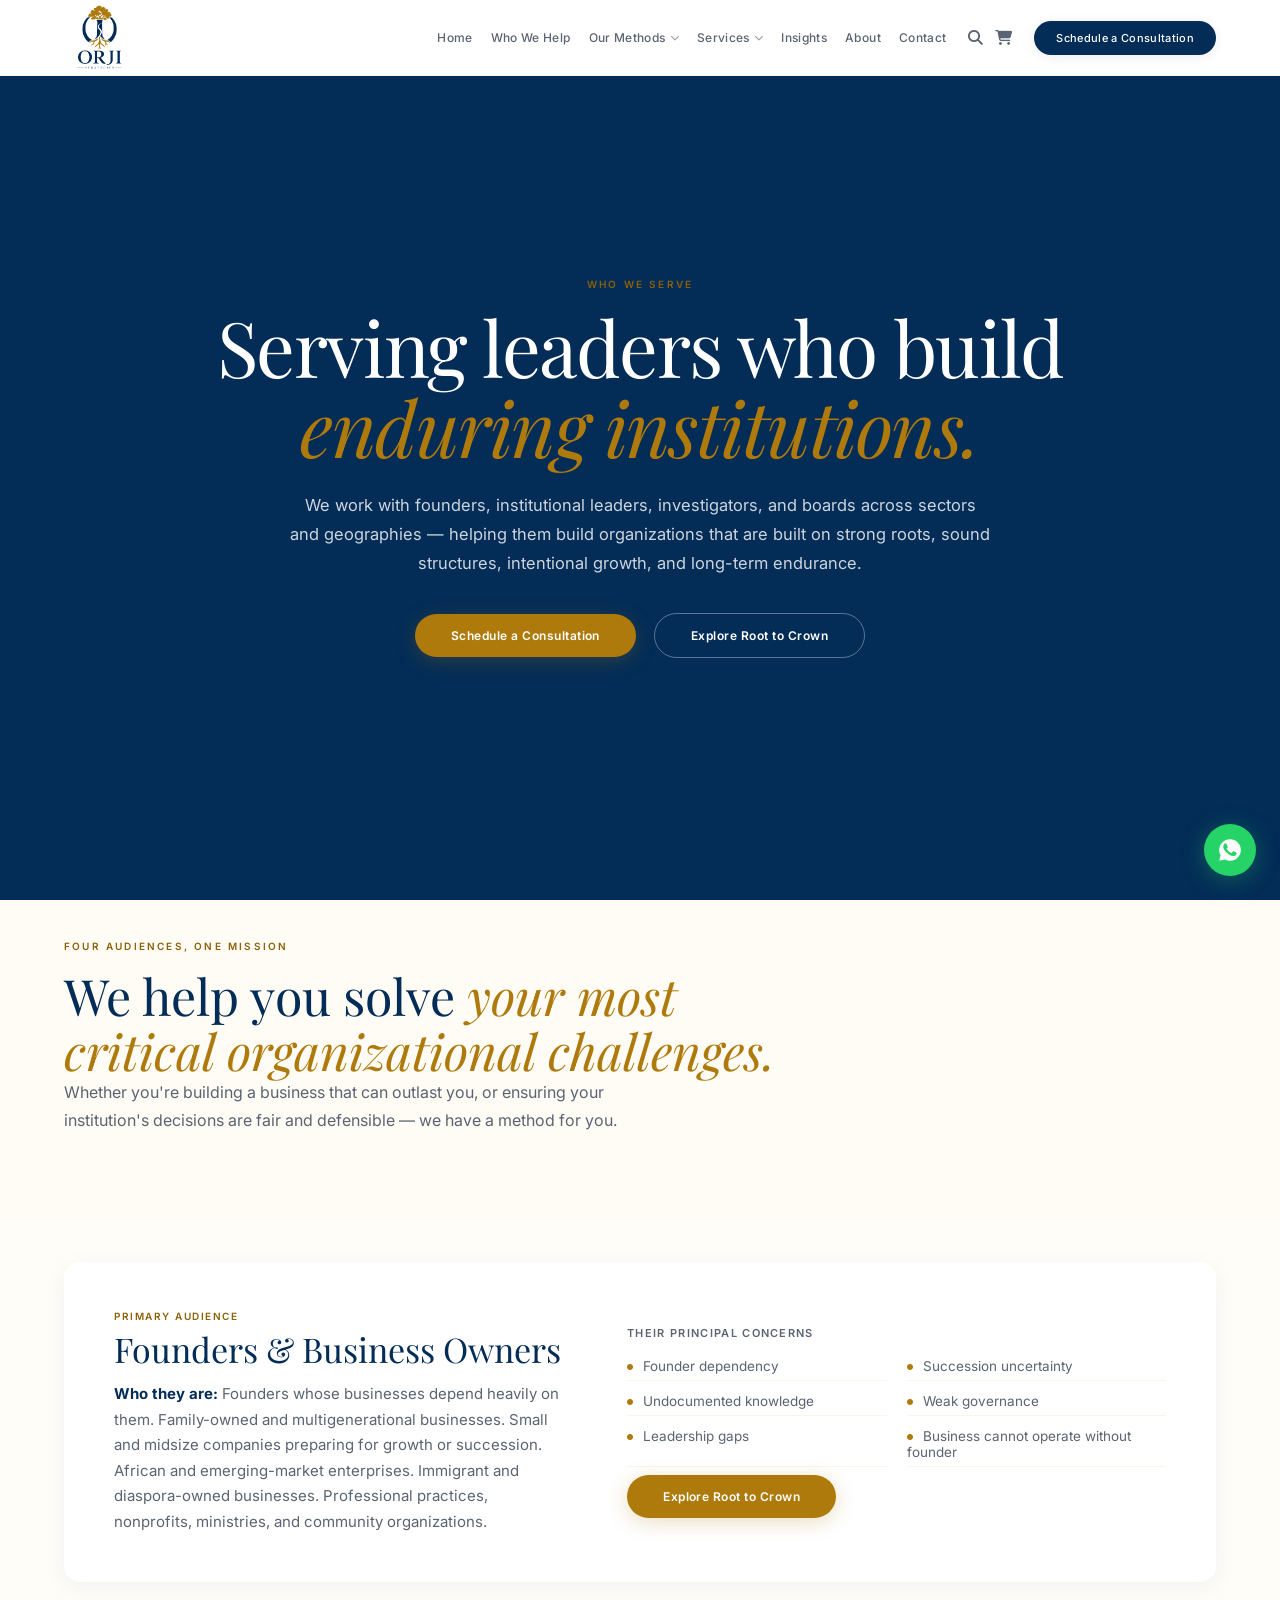
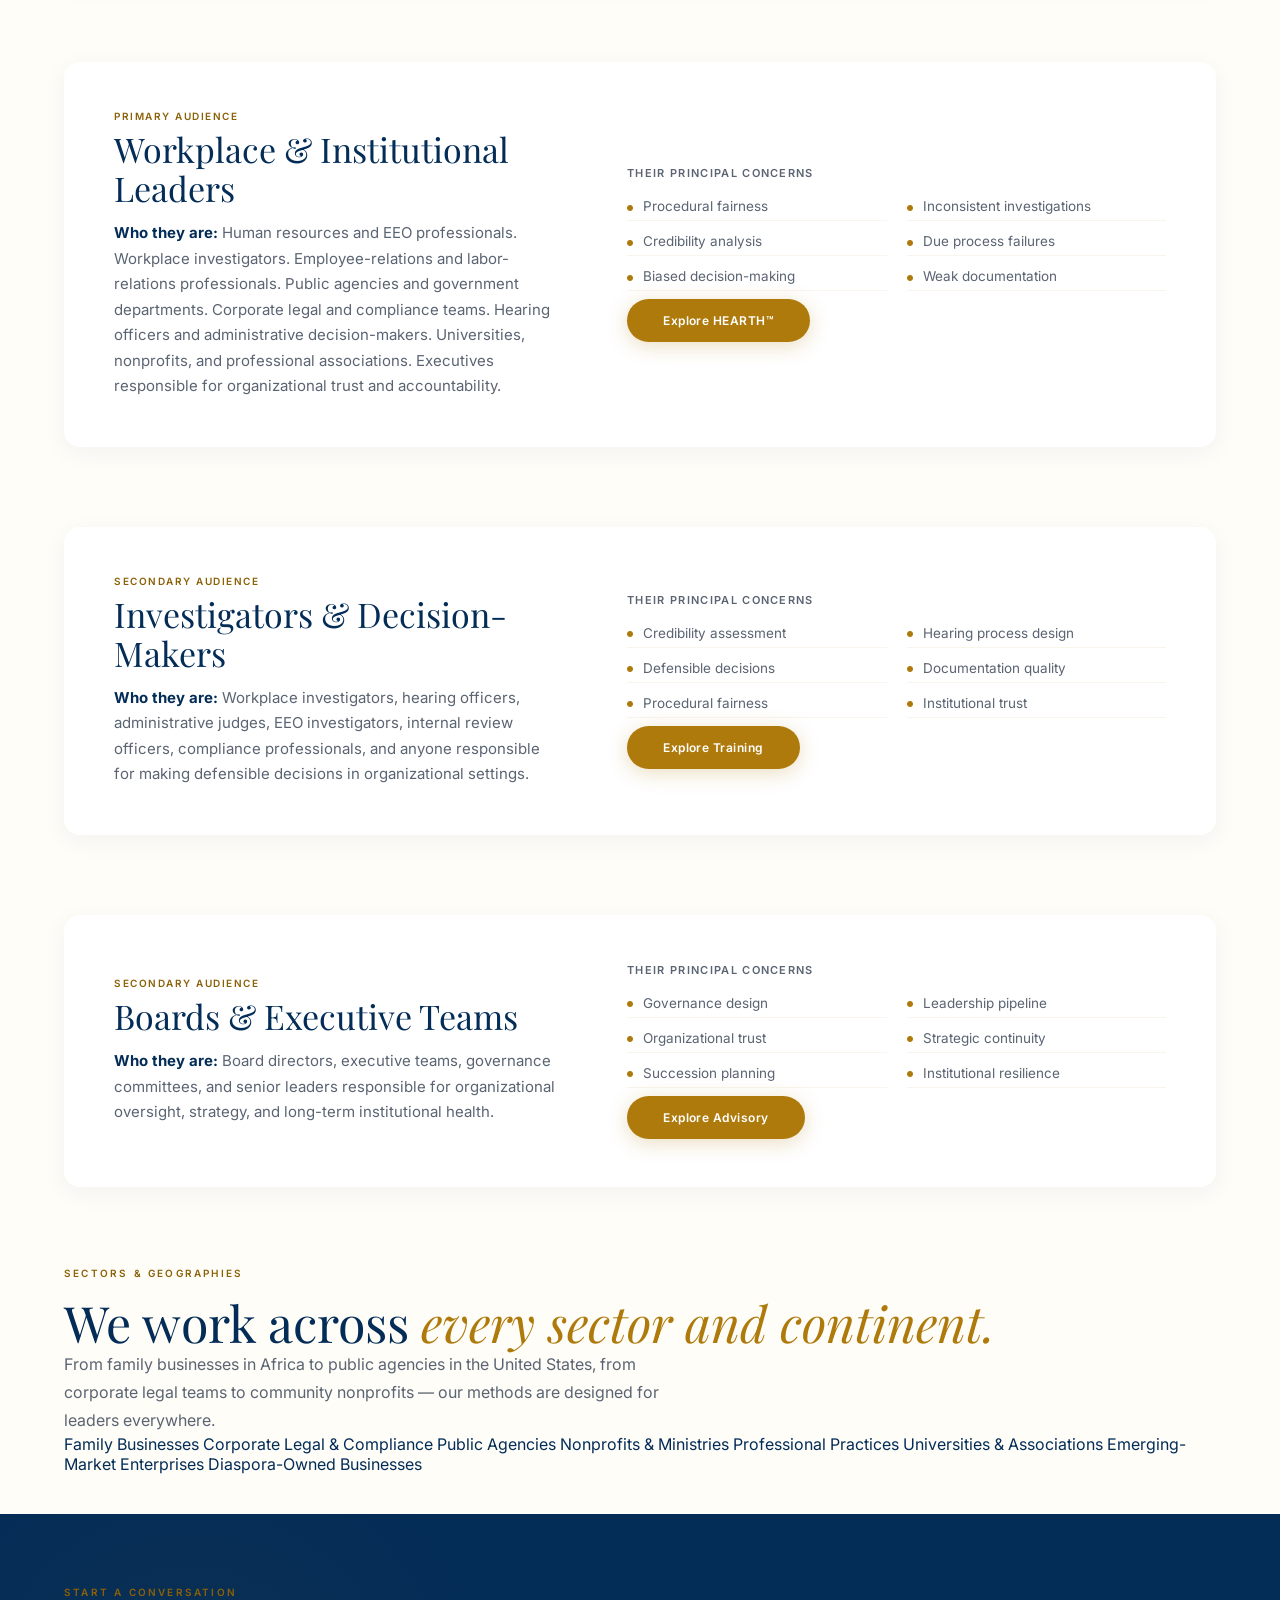
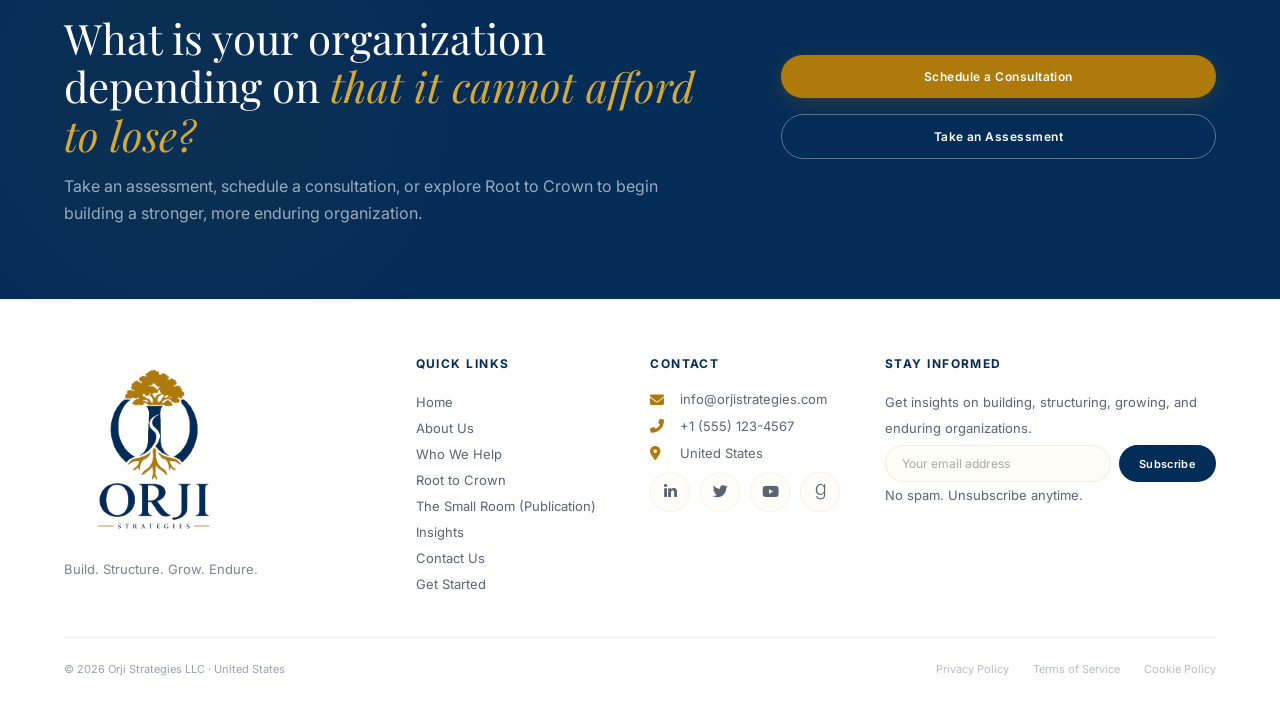
<file: who-we-help.html>
<!DOCTYPE html>
<html lang="en">

<head>
    <meta charset="utf-8">
    <meta name="viewport" content="width=device-width, initial-scale=1">
    <title>Who We Help | Orji Strategies</title>

    <!-- ===== PRIMARY SEO META ===== -->
    <meta name="description" content="Orji Strategies serves founders, workplace and institutional leaders, investigators, decision-makers, boards, and executive teams across sectors and geographies. We help you solve critical organizational challenges—founder dependency, succession, procedural fairness, credibility assessment, governance, and institutional trust—through Root to Crown and HEARTH.">
    <meta name="keywords" content="who we help, founders and business owners, workplace and institutional leaders, investigators, decision-makers, boards and executive teams, founder dependency, succession uncertainty, undocumented knowledge, weak governance, procedural fairness, inconsistent investigations, credibility analysis, due process, governance design, leadership pipeline, organizational trust, strategic continuity, family businesses, corporate legal compliance, public agencies, nonprofits, emerging-market enterprises, diaspora-owned businesses, Root to Crown, HEARTH, Build Structure Grow Endure">
    <meta name="author" content="Michael Orji, JD, Th.D. — Orji Strategies LLC">
    <meta name="publisher" content="Orji Strategies LLC">
    <meta name="robots" content="noindex, nofollow, noimageindex, nosnippet, noarchive, notranslate, noimageai, noindexifembedded">
<meta name="googlebot" content="noindex, nofollow, noimageindex, nosnippet, noarchive, notranslate">
<meta name="bingbot" content="noindex, nofollow, noimageindex, nosnippet, noarchive">
    <meta name="rating" content="general">
    <meta name="referrer" content="strict-origin-when-cross-origin">
    <meta name="format-detection" content="telephone=no">
    <meta http-equiv="X-UA-Compatible" content="IE=edge">
    <meta name="theme-color" content="#0E1B2A">
    <meta name="color-scheme" content="light">

    <!-- ===== CANONICAL & LANGUAGE ===== -->
    <link rel="canonical" href="https://orjistrategies.com/who-we-help.html">
    <link rel="alternate" hreflang="en" href="https://orjistrategies.com/who-we-help.html">
    <link rel="alternate" hreflang="en-us" href="https://orjistrategies.com/who-we-help.html">
    <link rel="alternate" hreflang="x-default" href="https://orjistrategies.com/who-we-help.html">

    <!-- ===== ICONS (kept as-is) ===== -->
    <link rel="icon" type="image/x-icon" href="images/favicon.ico">
    <link rel="icon" type="image/png" sizes="32x32" href="images/favicon.ico">
    <link rel="icon" type="image/png" sizes="16x16" href="images/favicon.ico">
    <link rel="apple-touch-icon" sizes="180x180" href="images/favicon.ico">
    <link rel="mask-icon" href="images/favicon.ico" color="#032C57">
    <link rel="manifest" href="site.webmanifest">

    <!-- ===== OPEN GRAPH ===== -->
    <meta property="og:type" content="website">
    <meta property="og:site_name" content="Orji Strategies">
    <meta property="og:locale" content="en_US">
    <meta property="og:title" content="Who We Help | Orji Strategies">
    <meta property="og:description" content="We serve founders, institutional leaders, investigators, and boards across sectors and geographies—helping them build organizations that can build, structure, grow, and endure, anchored in Root to Crown and HEARTH.">
    <meta property="og:url" content="https://orjistrategies.com/who-we-help.html">
    <meta property="og:image" content="https://orjistrategies.com/images/orji-strategies-primary.png">
    <meta property="og:image:secure_url" content="https://orjistrategies.com/images/orji-strategies-primary.png">
    <meta property="og:image:type" content="image/png">
    <meta property="og:image:width" content="1200">
    <meta property="og:image:height" content="630">
    <meta property="og:image:alt" content="Who We Help — Orji Strategies. Build. Structure. Grow. Endure.">
    <meta property="og:see_also" content="https://orjistrategies.com/">

    <!-- ===== TWITTER / X CARD ===== -->
    <meta name="twitter:card" content="summary_large_image">
    <meta name="twitter:title" content="Who We Help | Orji Strategies">
    <meta name="twitter:description" content="We serve founders, institutional leaders, investigators, and boards across sectors and geographies—helping them build organizations that can build, structure, grow, and endure.">
    <meta name="twitter:image" content="https://orjistrategies.com/images/orji-strategies-primary.png">
    <meta name="twitter:image:alt" content="Who We Help — Orji Strategies. Build. Structure. Grow. Endure.">
    <meta name="twitter:domain" content="orjistrategies.com">
    <meta name="twitter:url" content="https://orjistrategies.com/who-we-help.html">

    <!-- ===== PERFORMANCE HINTS ===== -->
    <link rel="preconnect" href="https://fonts.googleapis.com">
    <link rel="preconnect" href="https://fonts.gstatic.com" crossorigin>
    <link rel="preconnect" href="https://cdnjs.cloudflare.com" crossorigin>
    <link rel="dns-prefetch" href="https://cdnjs.cloudflare.com">

    <!-- ===== FONTS & STYLES ===== -->
    <link href="https://fonts.googleapis.com/css2?family=Playfair+Display:ital,wght@0,400;0,500;0,600;1,400;1,500&family=Inter:wght@300;400;500;600;700&display=swap" rel="stylesheet">
    <link rel="stylesheet" href="https://cdnjs.cloudflare.com/ajax/libs/font-awesome/6.5.0/css/all.min.css">
    <link rel="stylesheet" href="css/styles.css">

    <!-- ===== STRUCTURED DATA (JSON-LD) ===== -->
    <script type="application/ld+json">
    {
      "@context": "https://schema.org",
      "@graph": [
        {
          "@type": ["Organization", "ProfessionalService"],
          "@id": "https://orjistrategies.com/#organization",
          "name": "Orji Strategies",
          "legalName": "Orji Strategies LLC",
          "alternateName": "Orji Strategies LLC",
          "url": "https://orjistrategies.com/",
          "description": "Orji Strategies equips founders, organizational leaders, investigators, and boards with Root to Crown—our primary consulting method—and HEARTH, for organizational design, leadership continuity, succession, due process, and institutional strength.",
          "slogan": "Build. Structure. Grow. Endure.",
          "email": "info@orjistrategies.com",
          "telephone": "+1-555-123-4567",
          "logo": {
            "@type": "ImageObject",
            "@id": "https://orjistrategies.com/#logo",
            "url": "https://orjistrategies.com/images/orji-strategies-primary.png",
            "contentUrl": "https://orjistrategies.com/images/orji-strategies-primary.png",
            "caption": "Orji Strategies"
          },
          "image": {
            "@id": "https://orjistrategies.com/#logo"
          },
          "founder": {
            "@id": "https://orjistrategies.com/#michael-orji"
          },
          "address": {
            "@type": "PostalAddress",
            "addressCountry": "US"
          },
          "areaServed": {
            "@type": "Country",
            "name": "United States"
          },
          "contactPoint": [
            {
              "@type": "ContactPoint",
              "@id": "https://orjistrategies.com/#contact",
              "telephone": "+1-555-123-4567",
              "email": "info@orjistrategies.com",
              "contactType": "customer service",
              "areaServed": "US",
              "availableLanguage": ["English"]
            }
          ],
          "sameAs": [
            "https://www.linkedin.com/company/orji-strategies",
            "https://twitter.com/orjistrategies",
            "https://www.youtube.com/@orjistrategies",
            "https://www.goodreads.com/orjistrategies"
          ]
        },
        {
          "@type": "WebSite",
          "@id": "https://orjistrategies.com/#website",
          "url": "https://orjistrategies.com/",
          "name": "Orji Strategies",
          "alternateName": "Orji Strategies LLC",
          "description": "Build. Structure. Grow. Endure. Root to Crown is the primary consulting method of Orji Strategies.",
          "publisher": {
            "@id": "https://orjistrategies.com/#organization"
          },
          "inLanguage": "en-US"
        },
        {
          "@type": "WebPage",
          "@id": "https://orjistrategies.com/who-we-help.html#webpage",
          "url": "https://orjistrategies.com/who-we-help.html",
          "name": "Who We Help | Orji Strategies",
          "isPartOf": {
            "@id": "https://orjistrategies.com/#website"
          },
          "about": {
            "@id": "https://orjistrategies.com/#organization"
          },
          "description": "Orji Strategies serves founders, workplace and institutional leaders, investigators, decision-makers, boards, and executive teams across sectors and geographies.",
          "primaryImageOfPage": {
            "@id": "https://orjistrategies.com/#logo"
          },
          "image": {
            "@id": "https://orjistrategies.com/#logo"
          },
          "inLanguage": "en-US",
          "breadcrumb": {
            "@id": "https://orjistrategies.com/who-we-help.html#breadcrumb"
          },
          "mainEntity": {
            "@id": "https://orjistrategies.com/#organization"
          }
        },
        {
          "@type": "BreadcrumbList",
          "@id": "https://orjistrategies.com/who-we-help.html#breadcrumb",
          "itemListElement": [
            {
              "@type": "ListItem",
              "position": 1,
              "name": "Home",
              "item": "https://orjistrategies.com/"
            },
            {
              "@type": "ListItem",
              "position": 2,
              "name": "Who We Help",
              "item": "https://orjistrategies.com/who-we-help.html"
            }
          ]
        },
        {
          "@type": "ItemList",
          "@id": "https://orjistrategies.com/who-we-help.html#audiences",
          "name": "Audiences We Serve",
          "description": "Four audiences, one mission: We help you solve your most critical organizational challenges.",
          "itemListOrder": "https://schema.org/ItemListOrderAscending",
          "numberOfItems": 4,
          "itemListElement": [
            {
              "@type": "ListItem",
              "position": 1,
              "name": "Founders & Business Owners",
              "description": "Founders whose businesses depend heavily on them; family-owned and multigenerational businesses; small and midsize companies preparing for growth or succession; African and emerging-market enterprises; immigrant and diaspora-owned businesses; professional practices, nonprofits, ministries, and community organizations.",
              "url": "https://orjistrategies.com/root-to-crown.html"
            },
            {
              "@type": "ListItem",
              "position": 2,
              "name": "Workplace & Institutional Leaders",
              "description": "Human resources and EEO professionals; workplace investigators; employee-relations and labor-relations professionals; public agencies and government departments; corporate legal and compliance teams; hearing officers and administrative decision-makers; universities, nonprofits, and professional associations; executives responsible for organizational trust and accountability.",
              "url": "https://orjistrategies.com/method/hearth.html"
            },
            {
              "@type": "ListItem",
              "position": 3,
              "name": "Investigators & Decision-Makers",
              "description": "Workplace investigators, hearing officers, administrative judges, EEO investigators, internal review officers, compliance professionals, and anyone responsible for making defensible decisions in organizational settings.",
              "url": "https://orjistrategies.com/training-and-workshop-service.html"
            },
            {
              "@type": "ListItem",
              "position": 4,
              "name": "Boards & Executive Teams",
              "description": "Board directors, executive teams, governance committees, and senior leaders responsible for organizational oversight, strategy, and long-term institutional health.",
              "url": "https://orjistrategies.com/speaking-and-advisory.html"
            }
          ]
        },
        {
          "@type": "Person",
          "@id": "https://orjistrategies.com/#michael-orji",
          "name": "Michael Orji",
          "givenName": "Michael",
          "familyName": "Orji",
          "honorificSuffix": "JD, Th.D.",
          "jobTitle": "Founder, Author, Workplace Investigator, Consultant, Speaker",
          "description": "Michael Orji brings together legal training, investigation experience, business management, mediation work, and theological depth to help organizations build, structure, grow, and endure.",
          "url": "https://orjistrategies.com/about-us.html",
          "image": "https://images.unsplash.com/photo-1507003211169-0a1dd7228f2d?w=600&h=700&fit=crop&crop=center&q=80",
          "worksFor": {
            "@id": "https://orjistrategies.com/#organization"
          }
        }
      ]
    }
    </script>
</head>

<body>

    <!-- ===== NAV ===== -->
    <nav class="topnav" id="topnav">
        <a class="brand" href="index.html">
            <img src="images/orji-strategies-primary.png" alt="Orji Strategies" title="Orji Strategies — Build. Structure. Grow. Endure." />
        </a>
        <div class="desktop-nav">
            <a href="index.html">Home</a>
            <a href="who-we-help.html" class="active">Who We Help</a>
            <div class="drop">
                <a href="#">Our Methods <i class="fas fa-chevron-down"></i></a>
                <div class="drop-menu">
                    <a href="method/root-to-crown.html">Root to Crown</a>
                    <a href="method/hearth.html">HEARTH™</a>
                    <a href="method/assessments.html">Assessments</a>
                    <a href="method/training-and-certification.html">Training &amp; Certification</a>
                </div>
            </div>
            <div class="drop">
                <a href="#">Services <i class="fas fa-chevron-down"></i></a>
                <div class="drop-menu">
                    <a href="root-to-crown.html">Root to Crown Consulting</a>
                    <a href="training-and-workshop-service.html">Training &amp; Workshops</a>
                    <a href="speaking-and-advisory.html">Speaking &amp; Advisory</a>
                </div>
            </div>
            <!-- <div class="drop">
        <a href="#">Books &amp; Resources <i class="fas fa-chevron-down"></i></a>
        <div class="drop-menu">
          <a href="#">Books</a>
          <a href="#">Workbooks</a>
          <a href="#">Toolkits</a>
          <a href="#">Assessments</a>
          <a href="#">Resource Library</a>
        </div>
      </div> -->
            <a href="insights.html">Insights</a>
            <a href="about-us.html">About</a>
            <a href="contact-us.html">Contact</a>
            <div class="nav-icons">
                <a href="#" aria-label="Search"><i class="fas fa-search"></i></a>
                <a href="#" aria-label="Cart"><i class="fas fa-shopping-cart"></i></a>
            </div>
            <a class="nav-cta" href="get-started.html">Schedule a Consultation</a>
        </div>
        <button class="menu-btn" id="menuBtn" aria-label="Toggle menu">
      <span></span>
      <span></span>
      <span></span>
    </button>
    </nav>

    <!-- ===== MOBILE NAV ===== -->
    <div class="mobile-nav" id="mobileNav">
        <a href="index.html">Home</a>
        <a href="who-we-help.html">Who We Help</a>
        <a href="#">Our Methods</a>
        <a class="sub" href="method/root-to-crown.html">Root to Crown</a>
        <a class="sub" href="method/hearth.html">HEARTH™</a>
        <a class="sub" href="method/assessments.html">Assessments</a>
        <a class="sub" href="method/training-and-certification.html">Training &amp; Certification</a>
        <a href="#">Services</a>
        <a class="sub" href="root-to-crown.html">Root to Crown Consulting</a>
        <a class="sub" href="training-and-workshop-service.html">Training &amp; Workshops</a>
        <a class="sub" href="speaking-and-advisory.html">Speaking &amp; Advisory</a>
        <!-- <a href="#">Books &amp; Resources</a>
    <a class="sub" href="#">Books</a>
    <a class="sub" href="#">Workbooks</a>
    <a class="sub" href="#">Toolkits</a>
    <a class="sub" href="#">Assessments</a>
    <a class="sub" href="#">Resource Library</a> -->
        <a href="insights.html">Insights</a>
        <a href="about-us.html">About</a>
        <a href="contact-us.html">Contact</a>
        <div>
            <a href="#"><i class="fas fa-search"></i></a>
            <a href="#"><i class="fas fa-shopping-cart"></i></a>
        </div>
        <a href="get-started.html">Schedule a Consultation</a>
    </div>

    <!-- ===== MAIN ===== -->
    <main>

        <!-- ===== HERO ===== -->
        <section class="hero">
            <div class="wrap hero-grid">
                <div class="reveal">
                    <div class="kicker">Who we serve</div>
                    <h1 class="display">Serving leaders who build <em>enduring institutions.</em></h1>
                    <p class="hero-copy">We work with founders, institutional leaders, investigators, and boards across sectors and geographies — helping them build organizations that are built on strong roots, sound structures, intentional growth, and long-term endurance.</p>
                    <div class="hero-actions">
                        <a class="btn btn-primary" href="get-started.html">Schedule a Consultation</a>
                        <a class="btn btn-outline-light" href="root-to-crown.html">Explore Root to Crown</a>
                    </div>
                </div>
            </div>
        </section>

        <!-- ===== AUDIENCE OVERVIEW ===== -->
        <section class="who-help">
            <div class="wrap">
                <div class="section-intro reveal">
                    <div class="kicker">Four audiences, one mission</div>
                    <h2 class="h2">We help you solve <em>your most critical organizational challenges.</em></h2>
                    <p class="lead">Whether you're building a business that can outlast you, or ensuring your institution's decisions are fair and defensible — we have a method for you.</p>
                </div>
            </div>
        </section>

        <!-- ===== AUDIENCE 01: FOUNDERS ===== -->
        <section>
            <div class="wrap">
                <div class="audience-block reveal">
                    <div>
                        <span>Primary Audience</span>
                        <h3>Founders &amp; Business Owners</h3>
                        <p><strong>Who they are:</strong> Founders whose businesses depend heavily on them. Family-owned and multigenerational businesses. Small and midsize companies preparing for growth or succession. African and emerging-market enterprises.
                            Immigrant and diaspora-owned businesses. Professional practices, nonprofits, ministries, and community organizations.</p>
                    </div>
                    <div>
                        <h4>Their principal concerns</h4>
                        <ul>
                            <li><i class="fas fa-circle"></i>Founder dependency</li>
                            <li><i class="fas fa-circle"></i>Succession uncertainty</li>
                            <li><i class="fas fa-circle"></i>Undocumented knowledge</li>
                            <li><i class="fas fa-circle"></i>Weak governance</li>
                            <li><i class="fas fa-circle"></i>Leadership gaps</li>
                            <li><i class="fas fa-circle"></i>Business cannot operate without founder</li>
                        </ul>
                        <div>
                            <a class="btn btn-primary" href="root-to-crown.html">Explore Root to Crown</a>
                            <!-- <a class="text-link" href="#">Take Founder Dependency Assessment</a> -->
                        </div>
                    </div>
                </div>
            </div>
        </section>

        <!-- ===== AUDIENCE 02: WORKPLACE LEADERS ===== -->
        <section>
            <div class="wrap">
                <div class="audience-block reveal">
                    <div>
                        <span>Primary Audience</span>
                        <h3>Workplace &amp; Institutional Leaders</h3>
                        <p><strong>Who they are:</strong> Human resources and EEO professionals. Workplace investigators. Employee-relations and labor-relations professionals. Public agencies and government departments. Corporate legal and compliance teams.
                            Hearing officers and administrative decision-makers. Universities, nonprofits, and professional associations. Executives responsible for organizational trust and accountability.</p>
                    </div>
                    <div>
                        <h4>Their principal concerns</h4>
                        <ul>
                            <li><i class="fas fa-circle"></i>Procedural fairness</li>
                            <li><i class="fas fa-circle"></i>Inconsistent investigations</li>
                            <li><i class="fas fa-circle"></i>Credibility analysis</li>
                            <li><i class="fas fa-circle"></i>Due process failures</li>
                            <li><i class="fas fa-circle"></i>Biased decision-making</li>
                            <li><i class="fas fa-circle"></i>Weak documentation</li>
                        </ul>
                        <div>
                            <a class="btn btn-primary" href="method/hearth.html">Explore HEARTH™</a>
                            <!-- <a class="text-link" href="#">Take Fair Process Audit</a> -->
                        </div>
                    </div>
                </div>
            </div>
        </section>

        <!-- ===== AUDIENCE 03: INVESTIGATORS ===== -->
        <section>
            <div class="wrap">
                <div class="audience-block reveal">
                    <div>
                        <span>Secondary Audience</span>
                        <h3>Investigators &amp; Decision-Makers</h3>
                        <p><strong>Who they are:</strong> Workplace investigators, hearing officers, administrative judges, EEO investigators, internal review officers, compliance professionals, and anyone responsible for making defensible decisions in organizational
                            settings.
                        </p>
                    </div>
                    <div>
                        <h4>Their principal concerns</h4>
                        <ul>
                            <li><i class="fas fa-circle"></i>Credibility assessment</li>
                            <li><i class="fas fa-circle"></i>Hearing process design</li>
                            <li><i class="fas fa-circle"></i>Defensible decisions</li>
                            <li><i class="fas fa-circle"></i>Documentation quality</li>
                            <li><i class="fas fa-circle"></i>Procedural fairness</li>
                            <li><i class="fas fa-circle"></i>Institutional trust</li>
                        </ul>
                        <div>
                            <a class="btn btn-primary" href="training-and-workshop-service.html">Explore Training</a>
                            <!-- <a class="text-link" href="#">Explore HEARTH™ Method</a> -->
                        </div>
                    </div>
                </div>
            </div>
        </section>

        <!-- ===== AUDIENCE 04: BOARDS ===== -->
        <section>
            <div class="wrap">
                <div class="audience-block reveal">
                    <div>
                        <span>Secondary Audience</span>
                        <h3>Boards &amp; Executive Teams</h3>
                        <p><strong>Who they are:</strong> Board directors, executive teams, governance committees, and senior leaders responsible for organizational oversight, strategy, and long-term institutional health.</p>
                    </div>
                    <div>
                        <h4>Their principal concerns</h4>
                        <ul>
                            <li><i class="fas fa-circle"></i>Governance design</li>
                            <li><i class="fas fa-circle"></i>Leadership pipeline</li>
                            <li><i class="fas fa-circle"></i>Organizational trust</li>
                            <li><i class="fas fa-circle"></i>Strategic continuity</li>
                            <li><i class="fas fa-circle"></i>Succession planning</li>
                            <li><i class="fas fa-circle"></i>Institutional resilience</li>
                        </ul>
                        <div>
                            <a class="btn btn-primary" href="speaking-and-advisory.html">Explore Advisory</a>
                            <!-- <a class="text-link" href="#">Explore Root-to-Crown Method™</a> -->
                        </div>
                    </div>
                </div>
            </div>
        </section>

        <!-- ===== CROSS-SECTOR ===== -->
        <section>
            <div class="wrap">
                <div class="reveal">
                    <div class="kicker">Sectors &amp; geographies</div>
                    <h2 class="h2">We work across <em>every sector and continent.</em></h2>
                    <p class="lead">From family businesses in Africa to public agencies in the United States, from corporate legal teams to community nonprofits — our methods are designed for leaders everywhere.</p>
                    <div>
                        <span>Family Businesses</span>
                        <span>Corporate Legal &amp; Compliance</span>
                        <span>Public Agencies</span>
                        <span>Nonprofits &amp; Ministries</span>
                        <span>Professional Practices</span>
                        <span>Universities &amp; Associations</span>
                        <span>Emerging-Market Enterprises</span>
                        <span>Diaspora-Owned Businesses</span>
                    </div>
                </div>
            </div>
        </section>

        <!-- ===== FINAL CTA ===== -->
        <section class="cta-section">
            <div class="wrap cta-grid">
                <div class="reveal">
                    <div class="kicker">Start a conversation</div>
                    <h2 class="h2">What is your organization depending on <em>that it cannot afford to lose?</em></h2>
                    <p class="lead">Take an assessment, schedule a consultation, or explore Root to Crown to begin building a stronger, more enduring organization.</p>
                </div>
                <div class="cta-actions reveal reveal-delay-1">
                    <a class="btn btn-primary" href="get-started.html">Schedule a Consultation</a>
                    <a class="btn btn-outline-light" href="contact-us.html">Take an Assessment</a>
                </div>
            </div>
        </section>

    </main>

    <!-- ===== FOOTER ===== -->
    <footer>
        <div class="footer-grid">
            <!-- Column 1: Brand -->
            <div class="footer-col">
                <img src="images/orji-strategies-primary.png" alt="Orji Strategies" title="Orji Strategies — Build. Structure. Grow. Endure." class="footer-logo">
                <p class="brand-tagline">Build. Structure. Grow. Endure.</p>
            </div>

            <!-- Column 2: Quick Links -->
            <div class="footer-col">
                <h4>Quick Links</h4>
                <a href="index.html">Home</a>
                <a href="about-us.html">About Us</a>
                <a href="who-we-help.html">Who We Help</a>
                <a href="root-to-crown.html">Root to Crown</a>
                <a href="the-small-room.html">The Small Room (Publication)</a>
                <a href="insights.html">Insights</a>
                <a href="contact-us.html">Contact Us</a>
                <a href="get-started.html">Get Started</a>
            </div>

            <!-- Column 3: Contact -->
            <div class="footer-col">
                <h4>Contact</h4>
                <div class="contact-item">
                    <i class="fas fa-envelope"></i>
                    <span>info@orjistrategies.com</span>
                </div>
                <div class="contact-item">
                    <i class="fas fa-phone-alt"></i>
                    <span>+1 (555) 123-4567</span>
                </div>
                <div class="contact-item">
                    <i class="fas fa-map-marker-alt"></i>
                    <span>United States</span>
                </div>
                <div class="footer-social">
                    <a href="#" aria-label="LinkedIn"><i class="fab fa-linkedin-in"></i></a>
                    <a href="#" aria-label="Twitter"><i class="fab fa-twitter"></i></a>
                    <a href="#" aria-label="YouTube"><i class="fab fa-youtube"></i></a>
                    <a href="#" aria-label="Goodreads"><i class="fab fa-goodreads-g"></i></a>
                </div>
            </div>

            <!-- Column 4: Newsletter -->
            <div class="footer-col">
                <h4>Stay Informed</h4>
                <p>Get insights on building, structuring, growing, and enduring organizations.</p>
                <div class="newsletter-wrap">
                    <input type="email" placeholder="Your email address" aria-label="Email for newsletter">
                    <button>Subscribe</button>
                </div>
                <p>No spam. Unsubscribe anytime.</p>
            </div>
        </div>

        <!-- Footer Bottom -->
        <div class="footer-bottom">
            <span>© 2026 Orji Strategies LLC · United States</span>
            <div class="footer-legal">
                <a href="#">Privacy Policy</a>
                <a href="#">Terms of Service</a>
                <a href="#">Cookie Policy</a>
            </div>
        </div>
    </footer>

    <!-- ===== WHATSAPP ===== -->
    <a class="wa" href="#" target="_blank" rel="noopener" aria-label="WhatsApp Orji Strategies">
        <svg viewBox="0 0 24 24" aria-hidden="true">
            <path fill="currentColor" d="M12.04 2C6.52 2 2.03 6.49 2.03 12.01c0 1.76.46 3.48 1.33 5L2 22l5.12-1.34a9.98 9.98 0 0 0 4.92 1.25h.01c5.52 0 10.01-4.49 10.01-10.01C22.06 6.49 17.57 2 12.04 2Zm5.84 14.12c-.25.7-1.47 1.34-2.02 1.42-.52.08-1.18.12-1.9-.12-.44-.14-1.01-.33-1.74-.65-3.06-1.32-5.05-4.39-5.2-4.59-.15-.2-1.24-1.65-1.24-3.15 0-1.5.78-2.24 1.06-2.55.28-.31.61-.39.81-.39.2 0 .41 0 .59.01.19.01.44-.07.69.53.25.61.86 2.1.94 2.25.08.15.13.33.02.53-.1.2-.15.33-.3.51-.15.18-.32.4-.46.54-.15.15-.3.31-.13.61.18.3.78 1.28 1.68 2.08 1.15 1.03 2.12 1.35 2.42 1.5.3.15.48.13.66-.08.18-.2.76-.89.96-1.2.2-.31.41-.25.69-.15.28.1 1.78.84 2.08.99.3.15.51.23.58.36.08.13.08.74-.17 1.44Z"></path>
        </svg>
    </a>

    <!-- ===== SCRIPTS ===== -->
    <script>
        // Mobile menu
        const menuBtn = document.getElementById('menuBtn');
        const mobileNav = document.getElementById('mobileNav');
        menuBtn.addEventListener('click', function() {
            this.classList.toggle('open');
            mobileNav.classList.toggle('open');
            this.setAttribute('aria-expanded', mobileNav.classList.contains('open'));
        });
        mobileNav.querySelectorAll('a').forEach(link => {
            link.addEventListener('click', () => {
                menuBtn.classList.remove('open');
                mobileNav.classList.remove('open');
                menuBtn.setAttribute('aria-expanded', 'false');
            });
        });

        // Nav shadow
        const nav = document.getElementById('topnav');
        window.addEventListener('scroll', function() {
            nav.classList.toggle('scrolled', window.scrollY > 20);
        });

        // Reveal animations
        const reveals = document.querySelectorAll('.reveal');
        const revealObserver = new IntersectionObserver((entries) => {
            entries.forEach(entry => {
                if (entry.isIntersecting) {
                    entry.target.classList.add('visible');
                }
            });
        }, {
            threshold: 0.10,
            rootMargin: '0px 0px -30px 0px'
        });
        reveals.forEach(el => revealObserver.observe(el));
    </script>

</body>

</html>
</file>
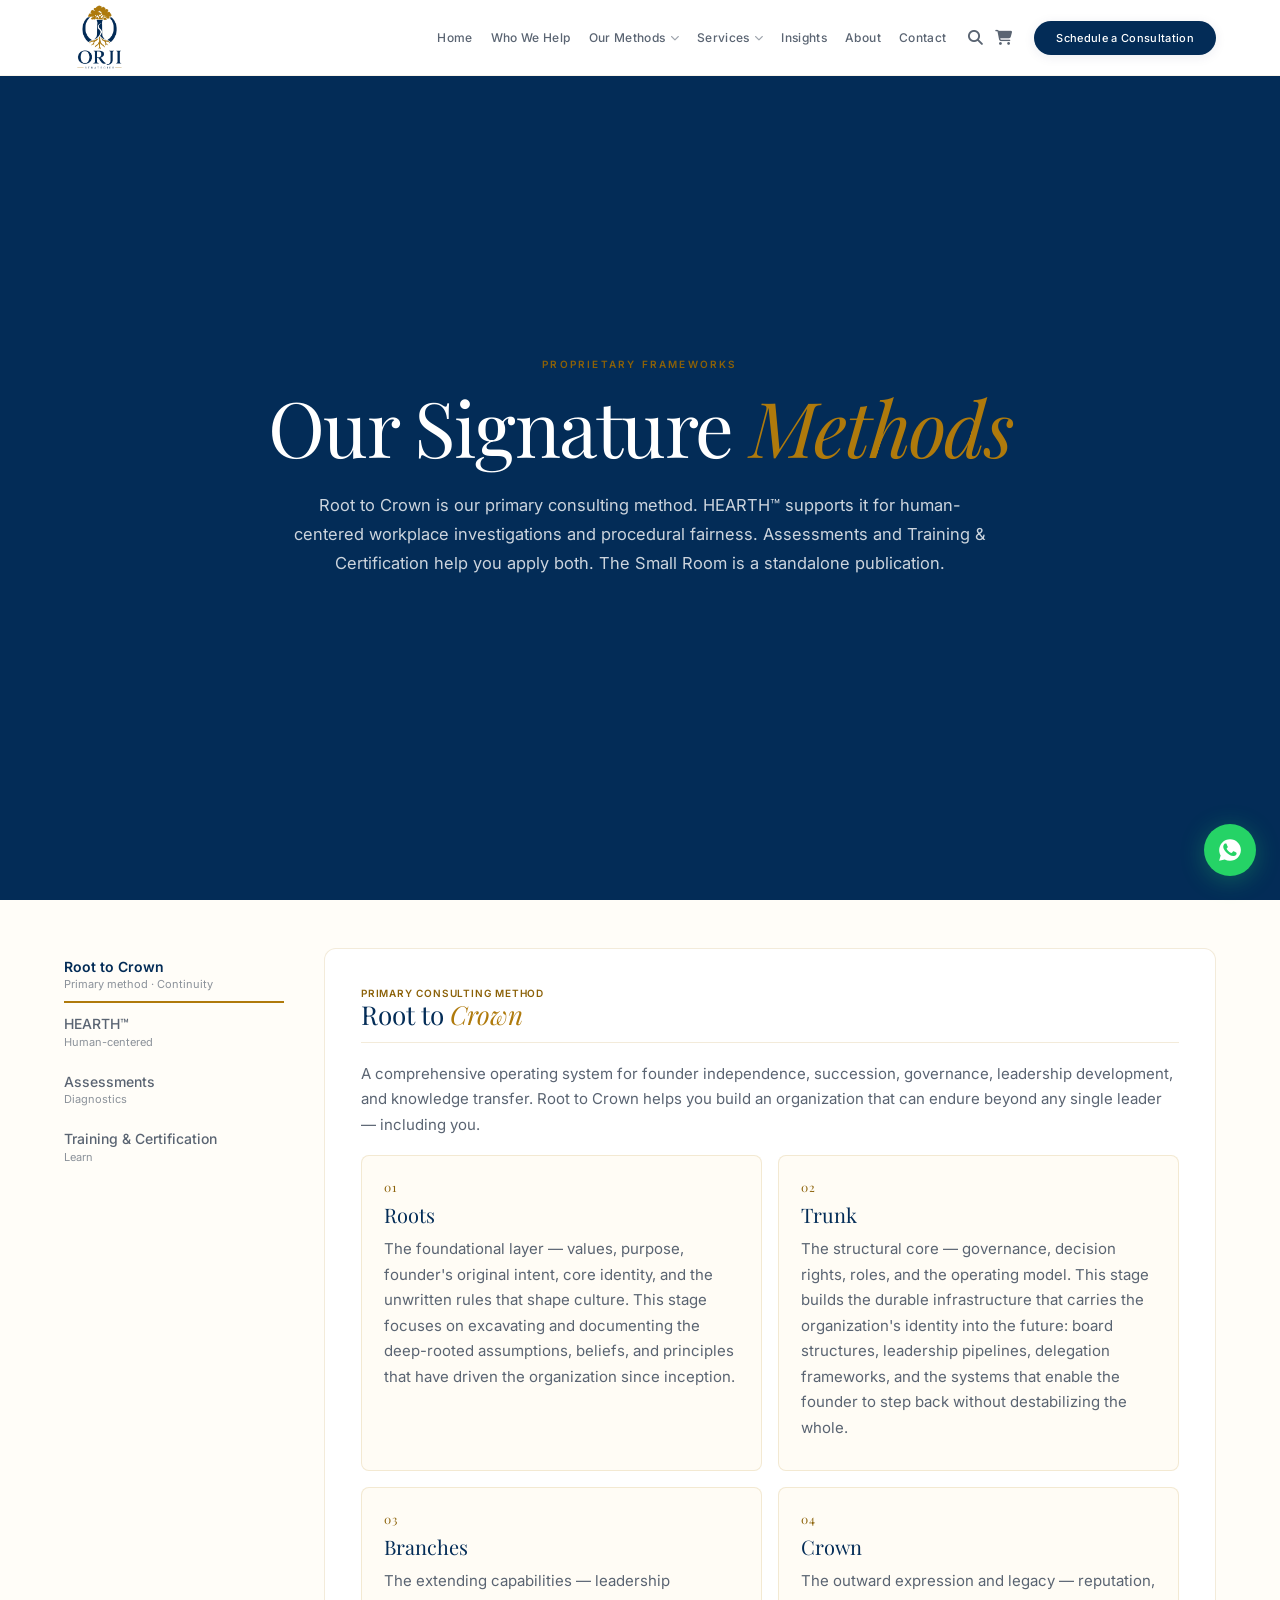
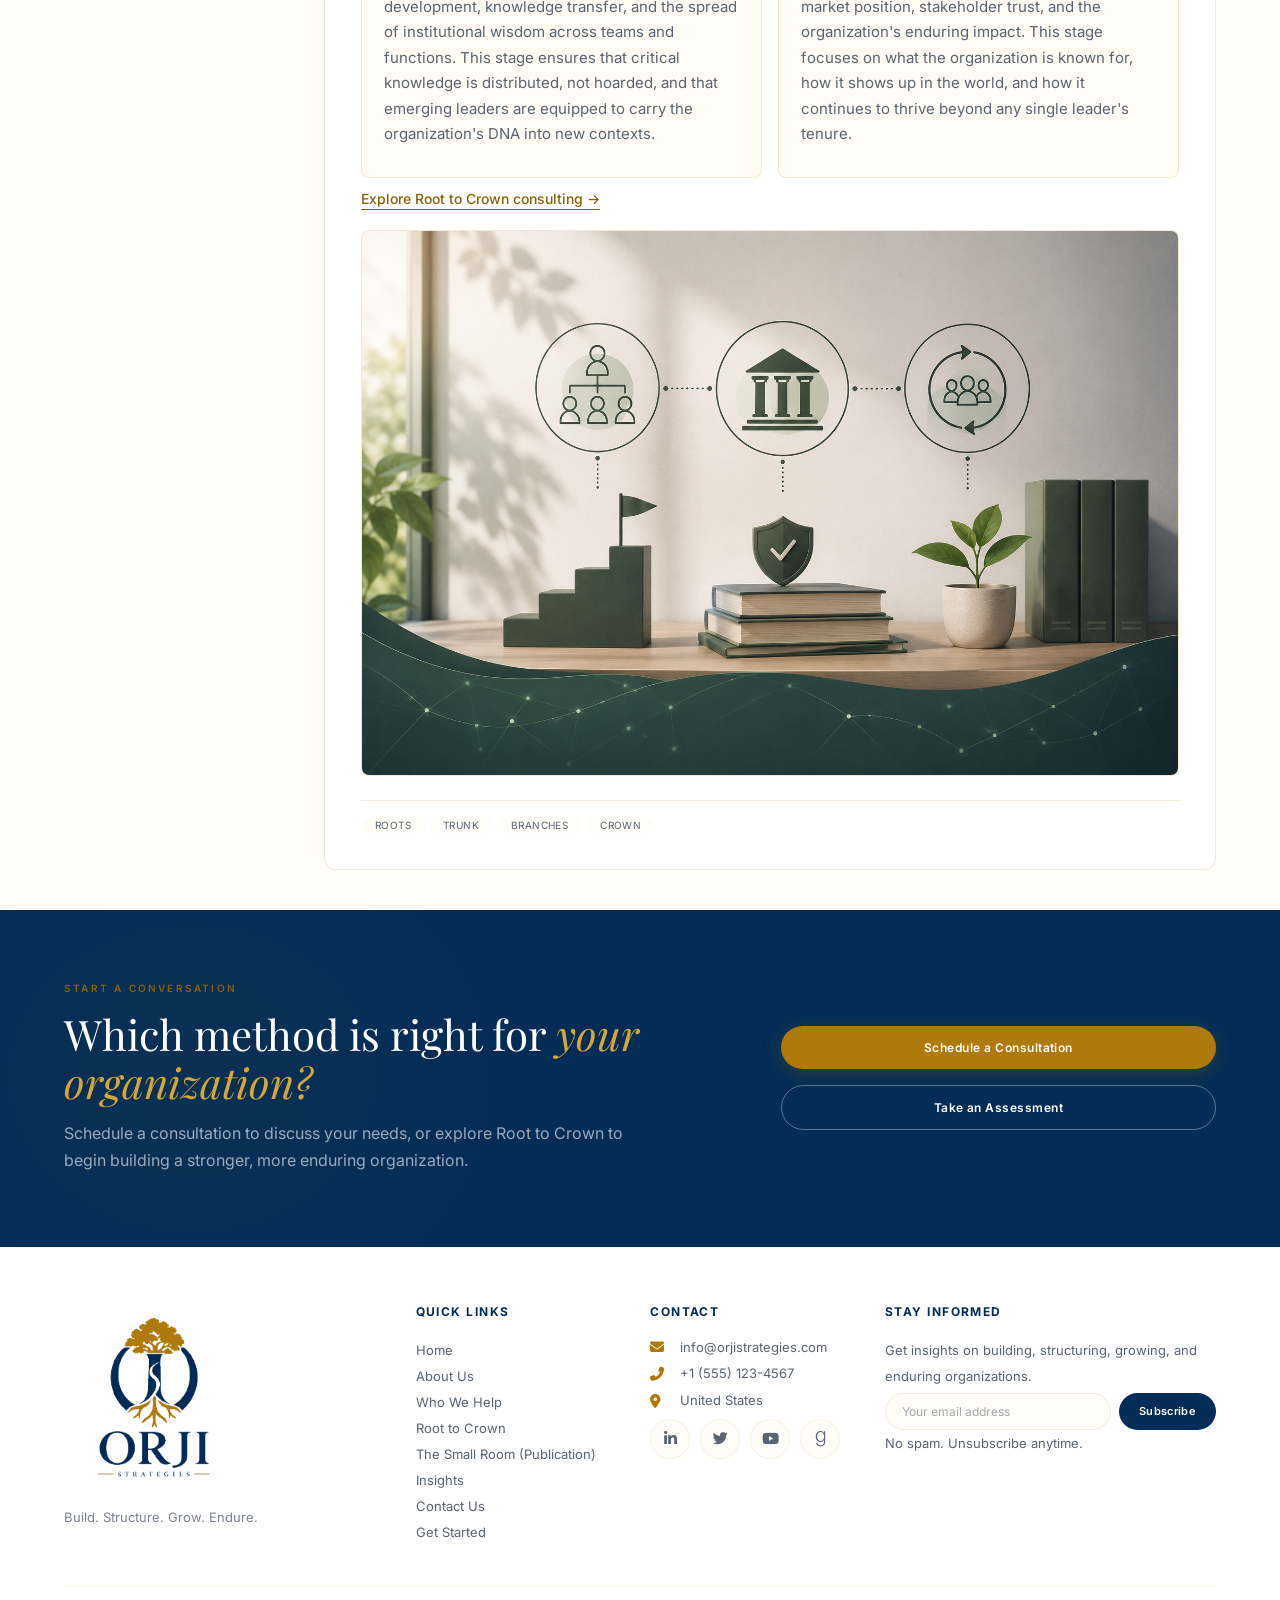
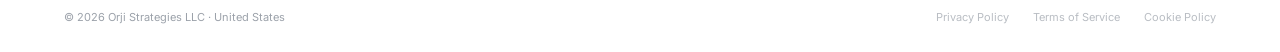
<file: method/assessments.html>
<!DOCTYPE html>
<html lang="en">

<head>
    <meta charset="utf-8">
    <meta name="viewport" content="width=device-width, initial-scale=1">
    <title>Our Methods | Orji Strategies</title>

    <!-- ===== PRIMARY SEO META ===== -->
    <meta name="description" content="Explore Orji Strategies' proprietary methods. Root to Crown is our primary consulting method for leadership continuity, succession, and governance. HEARTH™ is our human-centered workplace investigation and procedural fairness method. Assessments and Training & Certification support both. The Small Room is a standalone publication.">
    <meta name="keywords" content="Root to Crown, HEARTH, assessments, training and certification, workplace investigations, due process, credibility assessment, founder dependency, succession planning, governance design, institutional knowledge, human-centered investigations, The Small Room publication, Orji Strategies methods, Michael Orji, Build Structure Grow Endure">
    <meta name="author" content="Michael Orji, JD, Th.D. — Orji Strategies LLC">
    <meta name="publisher" content="Orji Strategies LLC">
    <meta name="robots" content="noindex, nofollow, noimageindex, nosnippet, noarchive, notranslate, noimageai, noindexifembedded">
<meta name="googlebot" content="noindex, nofollow, noimageindex, nosnippet, noarchive, notranslate">
<meta name="bingbot" content="noindex, nofollow, noimageindex, nosnippet, noarchive">
    <meta name="rating" content="general">
    <meta name="referrer" content="strict-origin-when-cross-origin">
    <meta name="format-detection" content="telephone=no">
    <meta http-equiv="X-UA-Compatible" content="IE=edge">
    <meta name="theme-color" content="#0E1B2A">
    <meta name="color-scheme" content="light">

    <!-- ===== CANONICAL & LANGUAGE ===== -->
    <link rel="canonical" href="https://orjistrategies.com/method/assessments.html">
    <link rel="alternate" hreflang="en" href="https://orjistrategies.com/method/assessments.html">
    <link rel="alternate" hreflang="en-us" href="https://orjistrategies.com/method/assessments.html">
    <link rel="alternate" hreflang="x-default" href="https://orjistrategies.com/method/assessments.html">

    <!-- ===== ICONS (kept as-is) ===== -->
    <link rel="icon" type="image/x-icon" href="../images/favicon.ico">
    <link rel="icon" type="image/png" sizes="32x32" href="../images/favicon.ico">
    <link rel="icon" type="image/png" sizes="16x16" href="../images/favicon.ico">
    <link rel="apple-touch-icon" sizes="180x180" href="../images/favicon.ico">
    <link rel="mask-icon" href="../images/favicon.ico" color="#0E1B2A">
    <link rel="manifest" href="../site.webmanifest">

    <!-- ===== OPEN GRAPH ===== -->
    <meta property="og:type" content="website">
    <meta property="og:site_name" content="Orji Strategies">
    <meta property="og:locale" content="en_US">
    <meta property="og:title" content="Our Methods | Orji Strategies">
    <meta property="og:description" content="Root to Crown is our primary consulting method. HEARTH™ is our human-centered workplace investigation and procedural fairness method. Assessments and Training & Certification support both. The Small Room is a standalone publication.">
    <meta property="og:url" content="https://orjistrategies.com/method/assessments.html">
    <meta property="og:image" content="https://orjistrategies.com/images/orji-strategies-primary.png">
    <meta property="og:image:secure_url" content="https://orjistrategies.com/images/orji-strategies-primary.png">
    <meta property="og:image:type" content="image/png">
    <meta property="og:image:width" content="1200">
    <meta property="og:image:height" content="630">
    <meta property="og:image:alt" content="Our Methods — Orji Strategies. Build. Structure. Grow. Endure.">
    <meta property="og:see_also" content="https://orjistrategies.com/">

    <!-- ===== TWITTER / X CARD ===== -->
    <meta name="twitter:card" content="summary_large_image">
    <meta name="twitter:title" content="Our Methods | Orji Strategies">
    <meta name="twitter:description" content="Root to Crown is our primary consulting method. HEARTH™ is our human-centered workplace investigation and procedural fairness method. The Small Room is a standalone publication.">
    <meta name="twitter:image" content="https://orjistrategies.com/images/orji-strategies-primary.png">
    <meta name="twitter:image:alt" content="Our Methods — Orji Strategies. Build. Structure. Grow. Endure.">
    <meta name="twitter:domain" content="orjistrategies.com">
    <meta name="twitter:url" content="https://orjistrategies.com/method/assessments.html">

    <!-- ===== PERFORMANCE HINTS ===== -->
    <link rel="preconnect" href="https://fonts.googleapis.com">
    <link rel="preconnect" href="https://fonts.gstatic.com" crossorigin>
    <link rel="preconnect" href="https://cdnjs.cloudflare.com" crossorigin>
    <link rel="dns-prefetch" href="https://cdnjs.cloudflare.com">

    <!-- ===== FONTS & STYLES ===== -->
    <link href="https://fonts.googleapis.com/css2?family=Playfair+Display:ital,wght@0,400;0,500;0,600;1,400;1,500&family=Inter:wght@300;400;500;600;700&display=swap" rel="stylesheet">
    <link rel="stylesheet" href="https://cdnjs.cloudflare.com/ajax/libs/font-awesome/6.5.0/css/all.min.css">
    <link rel="stylesheet" href="../css/styles.css">

    <!-- ===== STRUCTURED DATA (JSON-LD) ===== -->
    <script type="application/ld+json">
    {
      "@context": "https://schema.org",
      "@graph": [
        {
          "@type": ["Organization", "ProfessionalService"],
          "@id": "https://orjistrategies.com/#organization",
          "name": "Orji Strategies",
          "legalName": "Orji Strategies LLC",
          "alternateName": "Orji Strategies LLC",
          "url": "https://orjistrategies.com/",
          "description": "Orji Strategies equips founders, organizational leaders, investigators, and boards with Root to Crown—our primary consulting method—and HEARTH, for organizational design, leadership continuity, succession, due process, and institutional strength.",
          "slogan": "Build. Structure. Grow. Endure.",
          "email": "info@orjistrategies.com",
          "telephone": "+1-555-123-4567",
          "logo": {
            "@type": "ImageObject",
            "@id": "https://orjistrategies.com/#logo",
            "url": "https://orjistrategies.com/images/orji-strategies-primary.png",
            "contentUrl": "https://orjistrategies.com/images/orji-strategies-primary.png",
            "caption": "Orji Strategies"
          },
          "image": {
            "@id": "https://orjistrategies.com/#logo"
          },
          "founder": {
            "@id": "https://orjistrategies.com/#michael-orji"
          },
          "address": {
            "@type": "PostalAddress",
            "addressCountry": "US"
          },
          "areaServed": {
            "@type": "Country",
            "name": "United States"
          },
          "contactPoint": [
            {
              "@type": "ContactPoint",
              "@id": "https://orjistrategies.com/#contact",
              "telephone": "+1-555-123-4567",
              "email": "info@orjistrategies.com",
              "contactType": "customer service",
              "areaServed": "US",
              "availableLanguage": ["English"]
            }
          ],
          "sameAs": [
            "https://www.linkedin.com/company/orji-strategies",
            "https://twitter.com/orjistrategies",
            "https://www.youtube.com/@orjistrategies",
            "https://www.goodreads.com/orjistrategies"
          ]
        },
        {
          "@type": "WebSite",
          "@id": "https://orjistrategies.com/#website",
          "url": "https://orjistrategies.com/",
          "name": "Orji Strategies",
          "alternateName": "Orji Strategies LLC",
          "description": "Build. Structure. Grow. Endure. Root to Crown is the primary consulting method of Orji Strategies.",
          "publisher": {
            "@id": "https://orjistrategies.com/#organization"
          },
          "inLanguage": "en-US"
        },
        {
          "@type": "CollectionPage",
          "@id": "https://orjistrategies.com/method/assessments.html#webpage",
          "url": "https://orjistrategies.com/method/assessments.html",
          "name": "Our Methods | Orji Strategies",
          "isPartOf": {
            "@id": "https://orjistrategies.com/#website"
          },
          "about": {
            "@id": "https://orjistrategies.com/#methods"
          },
          "description": "Explore Orji Strategies' proprietary methods: Root to Crown, HEARTH, Assessments, and Training & Certification. The Small Room is a standalone publication.",
          "primaryImageOfPage": {
            "@id": "https://orjistrategies.com/#logo"
          },
          "image": {
            "@id": "https://orjistrategies.com/#logo"
          },
          "inLanguage": "en-US",
          "breadcrumb": {
            "@id": "https://orjistrategies.com/method/assessments.html#breadcrumb"
          },
          "mainEntity": {
            "@id": "https://orjistrategies.com/#methods"
          }
        },
        {
          "@type": "BreadcrumbList",
          "@id": "https://orjistrategies.com/method/assessments.html#breadcrumb",
          "itemListElement": [
            {
              "@type": "ListItem",
              "position": 1,
              "name": "Home",
              "item": "https://orjistrategies.com/"
            },
            {
              "@type": "ListItem",
              "position": 2,
              "name": "Our Methods",
              "item": "https://orjistrategies.com/method/assessments.html"
            }
          ]
        },
        {
          "@type": "ItemList",
          "@id": "https://orjistrategies.com/#methods",
          "name": "Consulting Methods",
          "description": "Proprietary frameworks for organizational strength.",
          "itemListOrder": "https://schema.org/ItemListOrderAscending",
          "numberOfItems": 2,
          "itemListElement": [
            {
              "@type": "ListItem",
              "position": 1,
              "name": "Root to Crown",
              "item": {
                "@id": "https://orjistrategies.com/#root-to-crown"
              }
            },
            {
              "@type": "ListItem",
              "position": 2,
              "name": "HEARTH™",
              "item": {
                "@id": "https://orjistrategies.com/#hearth"
              }
            }
          ]
        },
        {
          "@type": "Service",
          "@id": "https://orjistrategies.com/#root-to-crown",
          "name": "Root to Crown",
          "serviceType": "Primary consulting method — leadership continuity, succession and governance",
          "description": "A comprehensive operating system for founder independence, succession, governance, leadership development, and knowledge transfer across four stages: Roots, Trunk, Branches, and Crown.",
          "url": "https://orjistrategies.com/method/root-to-crown.html",
          "provider": {
            "@id": "https://orjistrategies.com/#organization"
          },
          "areaServed": "US",
          "category": ["Succession", "Governance", "Continuity", "Founder Independence"]
        },
        {
          "@type": "Service",
          "@id": "https://orjistrategies.com/#hearth",
          "name": "HEARTH™",
          "serviceType": "Human-centered workplace investigations and procedural fairness",
          "description": "A human-centered approach to workplace investigations and procedural fairness that builds trust and protects institutional reputation.",
          "url": "https://orjistrategies.com/method/hearth.html",
          "provider": {
            "@id": "https://orjistrategies.com/#organization"
          },
          "areaServed": "US",
          "category": ["Trust", "Fairness", "Culture", "Human-centered"]
        },
        {
          "@type": "Service",
          "@id": "https://orjistrategies.com/#assessments",
          "name": "Assessments & Audits",
          "serviceType": "Diagnostic assessments for organizational fairness, founder dependency, and institutional knowledge risk",
          "description": "Diagnostic tools that help organizations identify risks, measure readiness, and prioritize action, including the Founder Dependency Assessment, Founder Mortality Test, Fair Process Audit, and Institutional Knowledge Risk.",
          "url": "https://orjistrategies.com/method/assessments.html",
          "provider": {
            "@id": "https://orjistrategies.com/#organization"
          },
          "areaServed": "US",
          "category": ["Diagnostics", "Risk Assessment", "Readiness"],
          "hasOfferCatalog": {
            "@type": "OfferCatalog",
            "name": "Assessment Tools",
            "itemListElement": [
              {
                "@type": "Offer",
                "itemOffered": {
                  "@type": "Service",
                  "name": "Founder Dependency Assessment",
                  "description": "Measure how dependent your organization is on its founder and identify critical knowledge gaps."
                }
              },
              {
                "@type": "Offer",
                "itemOffered": {
                  "@type": "Service",
                  "name": "Founder Mortality Test",
                  "description": "A practical exercise to test whether your organization could survive a sudden leadership absence."
                }
              },
              {
                "@type": "Offer",
                "itemOffered": {
                  "@type": "Service",
                  "name": "Fair Process Audit",
                  "description": "Evaluate your organization's procedural fairness, investigation quality, and decision-making processes."
                }
              },
              {
                "@type": "Offer",
                "itemOffered": {
                  "@type": "Service",
                  "name": "Institutional Knowledge Risk",
                  "description": "Identify where critical knowledge resides and how vulnerable your organization is to knowledge loss."
                }
              }
            ]
          }
        },
        {
          "@type": "Service",
          "@id": "https://orjistrategies.com/#training-certification",
          "name": "Training & Certification",
          "serviceType": "Professional development and certification programs",
          "description": "Training and certification programs designed for investigators, HR professionals, leaders, and consultants, including Root to Crown Practitioner Certification, HEARTH™ Investigator Certification, and Executive Workshops & Retreats.",
          "url": "https://orjistrategies.com/method/training-and-certification.html",
          "provider": {
            "@id": "https://orjistrategies.com/#organization"
          },
          "areaServed": "US",
          "category": ["Certification", "Workshops", "Executive Education"],
          "hasOfferCatalog": {
            "@type": "OfferCatalog",
            "name": "Training & Certification Programs",
            "itemListElement": [
              {
                "@type": "Offer",
                "itemOffered": {
                  "@type": "Service",
                  "name": "Root to Crown Practitioner Certification",
                  "description": "Become certified to guide organizations through founder independence, succession, and governance design."
                }
              },
              {
                "@type": "Offer",
                "itemOffered": {
                  "@type": "Service",
                  "name": "HEARTH™ Investigator Certification",
                  "description": "Earn certification in human-centered investigation techniques that build trust and protect reputation."
                }
              },
              {
                "@type": "Offer",
                "itemOffered": {
                  "@type": "Service",
                  "name": "Executive Workshops & Retreats",
                  "description": "Custom workshops for boards, executive teams, and organizational leaders on continuity and fairness."
                }
              }
            ]
          }
        },
        {
          "@type": "Person",
          "@id": "https://orjistrategies.com/#michael-orji",
          "name": "Michael Orji",
          "givenName": "Michael",
          "familyName": "Orji",
          "honorificSuffix": "JD, Th.D.",
          "jobTitle": "Founder, Author, Workplace Investigator, Consultant, Speaker",
          "description": "Michael Orji brings together legal training, investigation experience, business management, mediation work, and theological depth to help organizations build, structure, grow, and endure.",
          "url": "https://orjistrategies.com/about-us.html",
          "image": "https://images.unsplash.com/photo-1507003211169-0a1dd7228f2d?w=600&h=700&fit=crop&crop=center&q=80",
          "worksFor": {
            "@id": "https://orjistrategies.com/#organization"
          }
        }
      ]
    }
    </script>
</head>

<body>

    <!-- ===== NAV ===== -->
    <nav class="topnav" id="topnav">
        <a class="brand" href="../index.html">
            <img src="../images/orji-strategies-primary.png" alt="Orji Strategies" title="Orji Strategies — Build. Structure. Grow. Endure." />
        </a>
        <div class="desktop-nav">
            <a href="../index.html">Home</a>
            <a href="../who-we-help.html">Who We Help</a>
            <div class="drop">
                <a href="#" class="active">Our Methods <i class="fas fa-chevron-down"></i></a>
                <div class="drop-menu">
                    <a href="root-to-crown.html">Root to Crown</a>
                    <a href="hearth.html">HEARTH™</a>
                    <a href="assessments.html">Assessments</a>
                    <a href="training-and-certification.html">Training &amp; Certification</a>
                </div>
            </div>
            <div class="drop">
                <a href="#">Services <i class="fas fa-chevron-down"></i></a>
                <div class="drop-menu">
                    <a href="../root-to-crown.html">Root to Crown Consulting</a>
                    <a href="../training-and-workshop-service.html">Training &amp; Workshops</a>
                    <a href="../speaking-and-advisory.html">Speaking &amp; Advisory</a>
                </div>
            </div>
            <!-- <div class="drop">
        <a href="#">Books &amp; Resources <i class="fas fa-chevron-down"></i></a>
        <div class="drop-menu">
          <a href="#">Books</a>
          <a href="#">Workbooks</a>
          <a href="#">Toolkits</a>
          <a href="#">Assessments</a>
          <a href="#">Resource Library</a>
        </div>
      </div> -->
            <a href="../insights.html">Insights</a>
            <a href="../about-us.html">About</a>
            <a href="../contact-us.html">Contact</a>
            <div class="nav-icons">
                <a href="#" aria-label="Search"><i class="fas fa-search"></i></a>
                <a href="#" aria-label="Cart"><i class="fas fa-shopping-cart"></i></a>
            </div>
            <a class="nav-cta" href="../get-started.html">Schedule a Consultation</a>
        </div>
        <button class="menu-btn" id="menuBtn" aria-label="Toggle menu">
      <span></span>
      <span></span>
      <span></span>
    </button>
    </nav>

    <!-- ===== MOBILE NAV ===== -->
    <div class="mobile-nav" id="mobileNav">
        <a href="../index.html">Home</a>
        <a href="../who-we-help.html">Who We Help</a>
        <a href="#">Our Methods</a>
        <a class="sub" href="root-to-crown.html">Root to Crown</a>
        <a class="sub" href="hearth.html">HEARTH™</a>
        <a class="sub" href="assessments.html">Assessments</a>
        <a class="sub" href="training-and-certification.html">Training &amp; Certification</a>
        <a href="#">Services</a>
        <a class="sub" href="../root-to-crown.html">Root to Crown Consulting</a>
        <a class="sub" href="../training-and-workshop-service.html">Training &amp; Workshops</a>
        <a class="sub" href="../speaking-and-advisory.html">Speaking &amp; Advisory</a>
        <!-- <a href="#">Books &amp; Resources</a>
    <a class="sub" href="#">Books</a>
    <a class="sub" href="#">Workbooks</a>
    <a class="sub" href="#">Toolkits</a>
    <a class="sub" href="#">Assessments</a>
    <a class="sub" href="#">Resource Library</a> -->
        <a href="../insights.html">Insights</a>
        <a href="../about-us.html">About</a>
        <a href="../contact-us.html">Contact</a>
        <div>
            <a href="#"><i class="fas fa-search"></i></a>
            <a href="#"><i class="fas fa-shopping-cart"></i></a>
        </div>
        <a href="../get-started.html">Schedule a Consultation</a>
    </div>

    <!-- ===== MAIN ===== -->
    <main>

        <!-- ===== HERO ===== -->
        <section class="hero">
            <div class="wrap hero-grid">
                <div class="reveal">
                    <div class="kicker">Proprietary frameworks</div>
                    <h1 class="display">Our Signature <em>Methods</em></h1>
                    <p class="hero-copy">Root to Crown is our primary consulting method. HEARTH™ supports it for human-centered workplace investigations and procedural fairness. Assessments and Training &amp; Certification help you apply both. The Small Room is a standalone publication.</p>
                </div>
            </div>
        </section>

        <!-- ===== METHODS WITH TABS ===== -->
        <section>
            <div class="wrap">

                <div class="methods-tab-wrapper">

                    <!-- Tabs -->
                    <div class="methods-tabs">
                        <button class="tab-btn active" data-tab="root-to-crown">
                            <span class="tab-label">Root to Crown <small>Primary method · Continuity</small></span>
                        </button>
                        <button class="tab-btn" data-tab="hearth">
                            <span class="tab-label">HEARTH™ <small>Human-centered</small></span>
                        </button>
                        <button class="tab-btn" data-tab="assessments">
                            <span class="tab-label">Assessments <small>Diagnostics</small></span>
                        </button>
                        <button class="tab-btn" data-tab="training">
                            <span class="tab-label">Training &amp; Certification <small>Learn</small></span>
                        </button>
                    </div>

                    <!-- Content Panels -->
                    <div class="tab-content-panel">

                        <!-- ===== TAB 1: Root to Crown ===== -->
                        <div class="panel-content active" id="panel-root-to-crown">
                            <div class="method-header">
                                <span class="badge">Primary consulting method</span>
                                <h2>Root to <em>Crown</em></h2>
                            </div>

                            <div class="method-body">
                                <div class="text-content">
                                    <p>A comprehensive operating system for founder independence, succession, governance, leadership development, and knowledge transfer. Root to Crown helps you build an organization that can endure beyond any single leader — including you.</p>

                                    <div class="stage-grid">
                                        <article class="stage-card">
                                            <span class="stage-number">01</span>
                                            <h4>Roots</h4>
                                            <p>The foundational layer — values, purpose, founder's original intent, core identity, and the unwritten rules that shape culture. This stage focuses on excavating and documenting the deep-rooted assumptions, beliefs, and principles that have driven the organization since inception.</p>
                                        </article>

                                        <article class="stage-card">
                                            <span class="stage-number">02</span>
                                            <h4>Trunk</h4>
                                            <p>The structural core — governance, decision rights, roles, and the operating model. This stage builds the durable infrastructure that carries the organization's identity into the future: board structures, leadership pipelines, delegation frameworks, and the systems that enable the founder to step back without destabilizing the whole.</p>
                                        </article>

                                        <article class="stage-card">
                                            <span class="stage-number">03</span>
                                            <h4>Branches</h4>
                                            <p>The extending capabilities — leadership development, knowledge transfer, and the spread of institutional wisdom across teams and functions. This stage ensures that critical knowledge is distributed, not hoarded, and that emerging leaders are equipped to carry the organization's DNA into new contexts.</p>
                                        </article>

                                        <article class="stage-card">
                                            <span class="stage-number">04</span>
                                            <h4>Crown</h4>
                                            <p>The outward expression and legacy — reputation, market position, stakeholder trust, and the organization's enduring impact. This stage focuses on what the organization is known for, how it shows up in the world, and how it continues to thrive beyond any single leader's tenure.</p>
                                        </article>
                                    </div>

                                    <a class="action-link" href="../root-to-crown.html">Explore Root to Crown consulting →</a>
                                </div>

                                <div class="image-content">
                                    <img src="../images/legacy-img.png" alt="Root to Crown method" title="Root to Crown — Leadership continuity, succession, and governance" loading="lazy">
                                </div>
                            </div>

                            <div class="method-footer">
                                <div class="tag-group">
                                    <span>Roots</span>
                                    <span>Trunk</span>
                                    <span>Branches</span>
                                    <span>Crown</span>
                                </div>
                            </div>
                        </div>

                        <!-- ===== TAB 2: HEARTH™ ===== -->
                        <div class="panel-content" id="panel-hearth">
                            <div class="method-header">
                                <span class="badge">Human-centered process</span>
                                <h2>HEARTH<em>™</em></h2>
                            </div>
                            <div class="method-body">
                                <div class="text-content">
                                    <p>A human-centered approach to workplace investigations and procedural fairness that builds trust and protects institutional reputation. HEARTH™ prioritizes the dignity of all participants while maintaining rigorous investigative standards.</p>
                                    <ul>
                                        <li><i class="fas fa-circle"></i> Human-centered investigation framework</li>
                                        <li><i class="fas fa-circle"></i> Trust-building in sensitive processes</li>
                                        <li><i class="fas fa-circle"></i> Trauma-informed interviewing techniques</li>
                                        <li><i class="fas fa-circle"></i> Reputation protection &amp; institutional trust</li>
                                        <li><i class="fas fa-circle"></i> Fair &amp; compassionate outcomes</li>
                                    </ul>
                                    <a class="action-link" href="hearth.html">Discover HEARTH™ →</a>
                                </div>
                                <div class="image-content">
                                    <img src="../images/hearth.png" alt="HEARTH method" title="HEARTH™ — Human-centered investigations and procedural fairness" loading="lazy">
                                </div>
                            </div>
                            <div class="method-footer">
                                <div class="tag-group">
                                    <span>Trust</span>
                                    <span>Fairness</span>
                                    <span>Culture</span>
                                    <span>Human-centered</span>
                                </div>
                            </div>
                        </div>

                        <!-- ===== TAB 3: Assessments ===== -->
                        <div class="panel-content" id="panel-assessments">
                            <div class="method-header">
                                <span class="badge">Diagnostic tools</span>
                                <h2>Assessments &amp; <em>Audits</em></h2>
                            </div>
                            <p>Our assessments help you identify risks, measure readiness, and prioritize action. Each assessment provides a clear starting point for building a stronger, more enduring organization.</p>
                            <div class="assessment-grid">
                                <div class="assessment-card">
                                    <h4>Founder Dependency Assessment</h4>
                                    <p>Measure how dependent your organization is on its founder and identify critical knowledge gaps.</p>
                                    <button class="btn-sm">Take Assessment</button>
                                </div>
                                <div class="assessment-card">
                                    <h4>Founder Mortality Test</h4>
                                    <p>A practical exercise to test whether your organization could survive a sudden leadership absence.</p>
                                    <button class="btn-sm">Take Test</button>
                                </div>
                                <div class="assessment-card">
                                    <h4>Fair Process Audit</h4>
                                    <p>Evaluate your organization's procedural fairness, investigation quality, and decision-making processes.</p>
                                    <button class="btn-sm">Start Audit</button>
                                </div>
                                <div class="assessment-card">
                                    <h4>Institutional Knowledge Risk</h4>
                                    <p>Identify where critical knowledge resides and how vulnerable your organization is to knowledge loss.</p>
                                    <button class="btn-sm">Assess Risk</button>
                                </div>
                            </div>
                            <div>
                                <a class="action-link" href="../get-started.html">View all assessments →</a>
                            </div>
                            <div class="method-footer">
                                <div class="tag-group">
                                    <span>Diagnostics</span>
                                    <span>Risk Assessment</span>
                                    <span>Readiness</span>
                                </div>
                            </div>
                        </div>

                        <!-- ===== TAB 4: Training & Certification ===== -->
                        <div class="panel-content" id="panel-training">
                            <div class="method-header">
                                <span class="badge">Professional development</span>
                                <h2>Training &amp; <em>Certification</em></h2>
                            </div>
                            <p>Build your skills and earn credentials in our proprietary methods. Designed for investigators, HR professionals, leaders, and consultants.</p>
                            <div class="training-grid">
                                <div class="training-item">
                                    <h4>Root to Crown Practitioner Certification</h4>
                                    <p>Become certified to guide organizations through founder independence, succession, and governance design.</p>
                                    <span class="price-tag">Certification pathway</span>
                                </div>
                                <div class="training-item">
                                    <h4>HEARTH™ Investigator Certification</h4>
                                    <p>Earn certification in human-centered investigation techniques that build trust and protect reputation.</p>
                                    <span class="price-tag">Advanced credential</span>
                                </div>
                                <div class="training-item">
                                    <h4>Executive Workshops &amp; Retreats</h4>
                                    <p>Custom workshops for boards, executive teams, and organizational leaders on continuity and fairness.</p>
                                    <span class="price-tag">Bespoke delivery</span>
                                </div>
                                <div class="training-item">
                                    <h4>Virtual &amp; In-Person Training</h4>
                                    <p>Cohort-based virtual sessions and immersive on-site organizational workshops tailored to your context.</p>
                                    <span class="price-tag">Virtual · In-person</span>
                                </div>
                            </div>
                            <div>
                                <a class="action-link" href="../get-started.html">Explore all programs →</a>
                            </div>
                            <div class="method-footer">
                                <div class="tag-group">
                                    <span>Certification</span>
                                    <span>Workshops</span>
                                    <span>Executive Education</span>
                                </div>
                            </div>
                        </div>

                    </div>
                    <!-- /tab-content-panel -->
                </div>
                <!-- /methods-tab-wrapper -->

            </div>
        </section>

        <!-- ===== FINAL CTA ===== -->
        <section class="cta-section">
            <div class="wrap cta-grid">
                <div class="reveal">
                    <div class="kicker">Start a conversation</div>
                    <h2 class="h2">Which method is right for <em>your organization?</em></h2>
                    <p class="lead">Schedule a consultation to discuss your needs, or explore Root to Crown to begin building a stronger, more enduring organization.</p>
                </div>
                <div class="cta-actions reveal reveal-delay-1">
                    <a class="btn btn-primary" href="../get-started.html">Schedule a Consultation</a>
                    <a class="btn btn-outline-light" href="../contact-us.html">Take an Assessment</a>
                </div>
            </div>
        </section>

    </main>

    <!-- ===== FOOTER ===== -->
    <footer>
        <div class="footer-grid">
            <!-- Column 1: Brand -->
            <div class="footer-col">
                <img src="../images/orji-strategies-primary.png" alt="Orji Strategies" title="Orji Strategies — Build. Structure. Grow. Endure." class="footer-logo">
                <p class="brand-tagline">Build. Structure. Grow. Endure.</p>
            </div>

            <!-- Column 2: Quick Links -->
            <div class="footer-col">
                <h4>Quick Links</h4>
                <a href="../index.html">Home</a>
                <a href="../about-us.html">About Us</a>
                <a href="../who-we-help.html">Who We Help</a>
                <a href="../root-to-crown.html">Root to Crown</a>
                <a href="../the-small-room.html">The Small Room (Publication)</a>
                <a href="../insights.html">Insights</a>
                <a href="../contact-us.html">Contact Us</a>
                <a href="../get-started.html">Get Started</a>
            </div>

            <!-- Column 3: Contact -->
            <div class="footer-col">
                <h4>Contact</h4>
                <div class="contact-item">
                    <i class="fas fa-envelope"></i>
                    <span>info@orjistrategies.com</span>
                </div>
                <div class="contact-item">
                    <i class="fas fa-phone-alt"></i>
                    <span>+1 (555) 123-4567</span>
                </div>
                <div class="contact-item">
                    <i class="fas fa-map-marker-alt"></i>
                    <span>United States</span>
                </div>
                <div class="footer-social">
                    <a href="#" aria-label="LinkedIn"><i class="fab fa-linkedin-in"></i></a>
                    <a href="#" aria-label="Twitter"><i class="fab fa-twitter"></i></a>
                    <a href="#" aria-label="YouTube"><i class="fab fa-youtube"></i></a>
                    <a href="#" aria-label="Goodreads"><i class="fab fa-goodreads-g"></i></a>
                </div>
            </div>

            <!-- Column 4: Newsletter -->
            <div class="footer-col">
                <h4>Stay Informed</h4>
                <p>Get insights on building, structuring, growing, and enduring organizations.</p>
                <div class="newsletter-wrap">
                    <input type="email" placeholder="Your email address" aria-label="Email for newsletter">
                    <button>Subscribe</button>
                </div>
                <p>No spam. Unsubscribe anytime.</p>
            </div>
        </div>

        <!-- Footer Bottom -->
        <div class="footer-bottom">
            <span>© 2026 Orji Strategies LLC · United States</span>
            <div class="footer-legal">
                <a href="#">Privacy Policy</a>
                <a href="#">Terms of Service</a>
                <a href="#">Cookie Policy</a>
            </div>
        </div>
    </footer>

    <!-- ===== WHATSAPP ===== -->
    <a class="wa" href="#" target="_blank" rel="noopener" aria-label="WhatsApp Orji Strategies">
        <svg viewBox="0 0 24 24" aria-hidden="true">
            <path fill="currentColor" d="M12.04 2C6.52 2 2.03 6.49 2.03 12.01c0 1.76.46 3.48 1.33 5L2 22l5.12-1.34a9.98 9.98 0 0 0 4.92 1.25h.01c5.52 0 10.01-4.49 10.01-10.01C22.06 6.49 17.57 2 12.04 2Zm5.84 14.12c-.25.7-1.47 1.34-2.02 1.42-.52.08-1.18.12-1.9-.12-.44-.14-1.01-.33-1.74-.65-3.06-1.32-5.05-4.39-5.2-4.59-.15-.2-1.24-1.65-1.24-3.15 0-1.5.78-2.24 1.06-2.55.28-.31.61-.39.81-.39.2 0 .41 0 .59.01.19.01.44-.07.69.53.25.61.86 2.1.94 2.25.08.15.13.33.02.53-.1.2-.15.33-.3.51-.15.18-.32.4-.46.54-.15.15-.3.31-.13.61.18.3.78 1.28 1.68 2.08 1.15 1.03 2.12 1.35 2.42 1.5.3.15.48.13.66-.08.18-.2.76-.89.96-1.2.2-.31.41-.25.69-.15.28.1 1.78.84 2.08.99.3.15.51.23.58.36.08.13.08.74-.17 1.44Z"></path>
        </svg>
    </a>

    <!-- ===== SCRIPTS ===== -->
    <script>
        // Mobile menu
        const menuBtn = document.getElementById('menuBtn');
        const mobileNav = document.getElementById('mobileNav');
        menuBtn.addEventListener('click', function() {
            this.classList.toggle('open');
            mobileNav.classList.toggle('open');
            this.setAttribute('aria-expanded', mobileNav.classList.contains('open'));
        });
        mobileNav.querySelectorAll('a').forEach(link => {
            link.addEventListener('click', () => {
                menuBtn.classList.remove('open');
                mobileNav.classList.remove('open');
                menuBtn.setAttribute('aria-expanded', 'false');
            });
        });

        // Nav shadow
        const nav = document.getElementById('topnav');
        window.addEventListener('scroll', function() {
            nav.classList.toggle('scrolled', window.scrollY > 20);
        });

        // Tab functionality
        const tabBtns = document.querySelectorAll('.tab-btn');
        const panels = {
            'root-to-crown': document.getElementById('panel-root-to-crown'),
            hearth: document.getElementById('panel-hearth'),
            assessments: document.getElementById('panel-assessments'),
            training: document.getElementById('panel-training')
        };

        tabBtns.forEach(btn => {
            btn.addEventListener('click', function() {
                tabBtns.forEach(b => b.classList.remove('active'));
                this.classList.add('active');

                Object.values(panels).forEach(p => p.classList.remove('active'));

                const tab = this.dataset.tab;
                if (panels[tab]) {
                    panels[tab].classList.add('active');
                }
            });
        });

        // Reveal animations
        const reveals = document.querySelectorAll('.reveal');
        const revealObserver = new IntersectionObserver((entries) => {
            entries.forEach(entry => {
                if (entry.isIntersecting) {
                    entry.target.classList.add('visible');
                }
            });
        }, {
            threshold: 0.10,
            rootMargin: '0px 0px -30px 0px'
        });
        reveals.forEach(el => revealObserver.observe(el));
    </script>

</body>

</html>
</file>
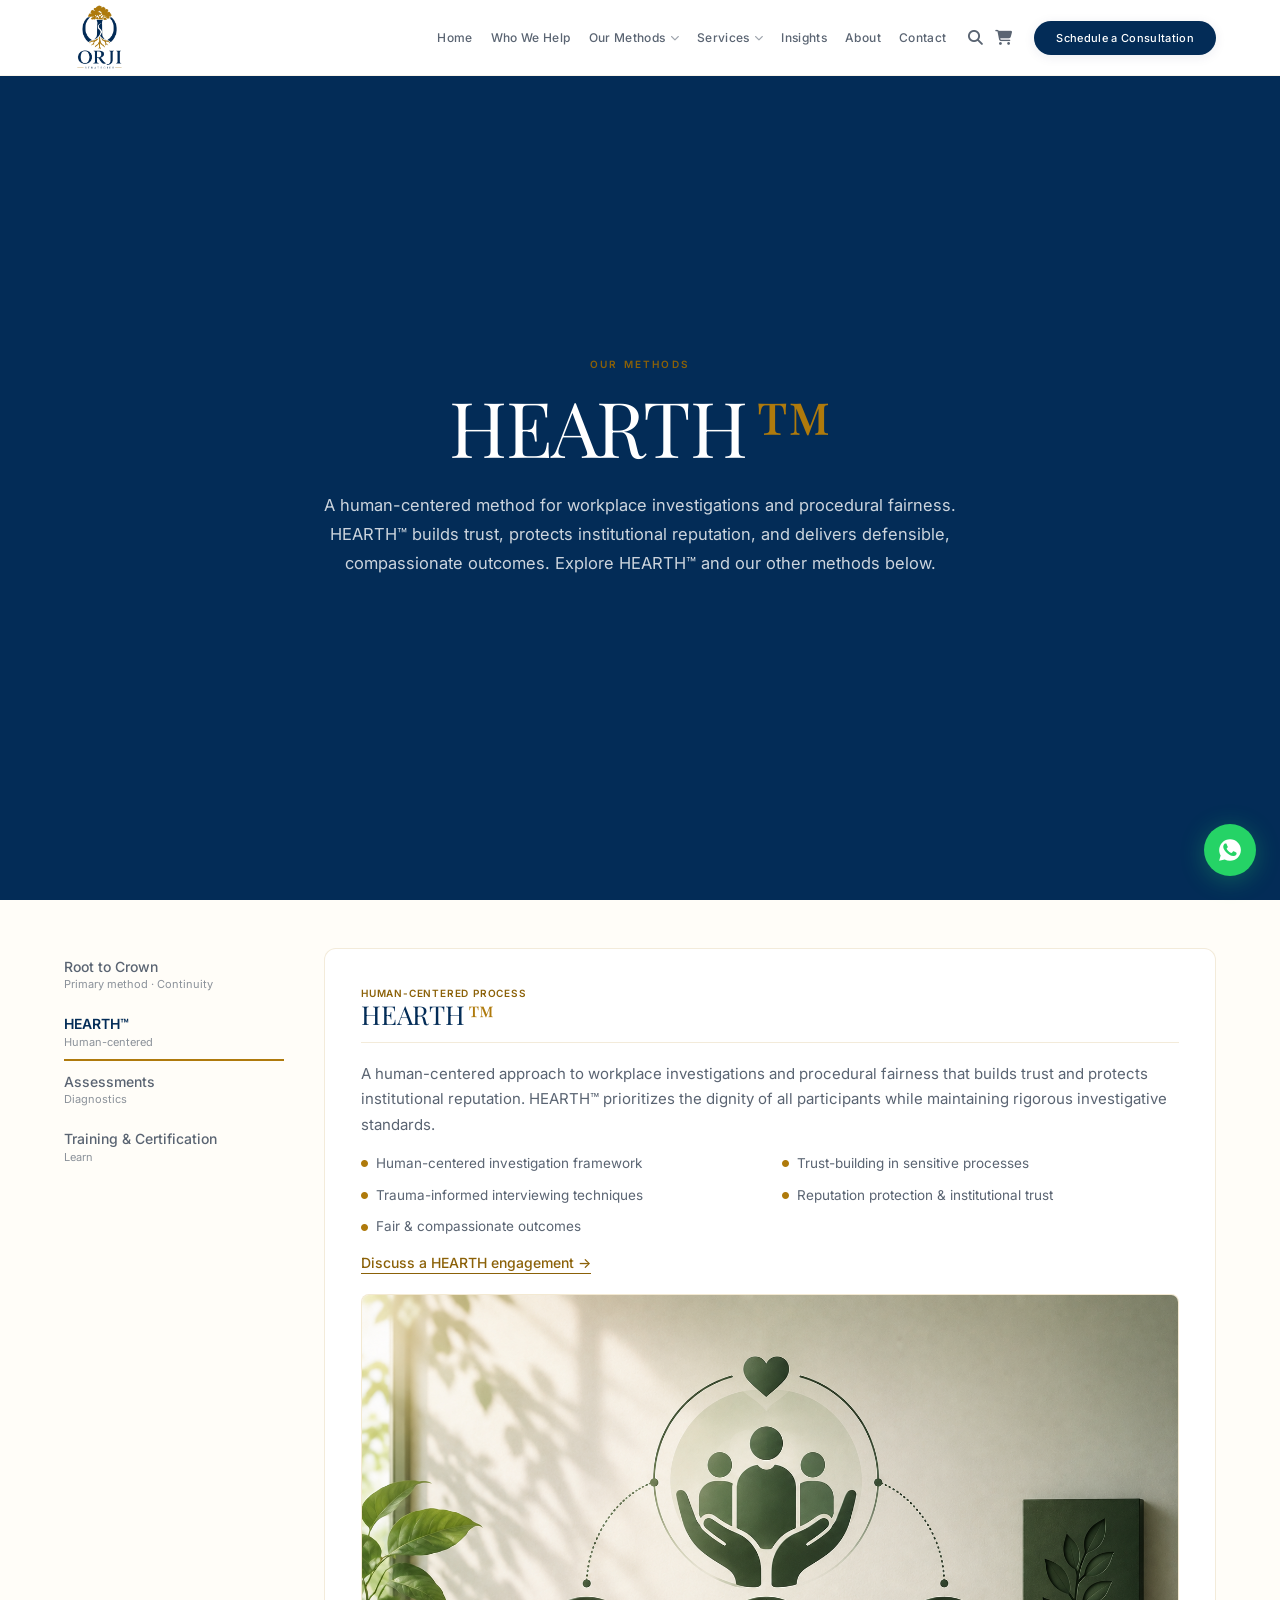
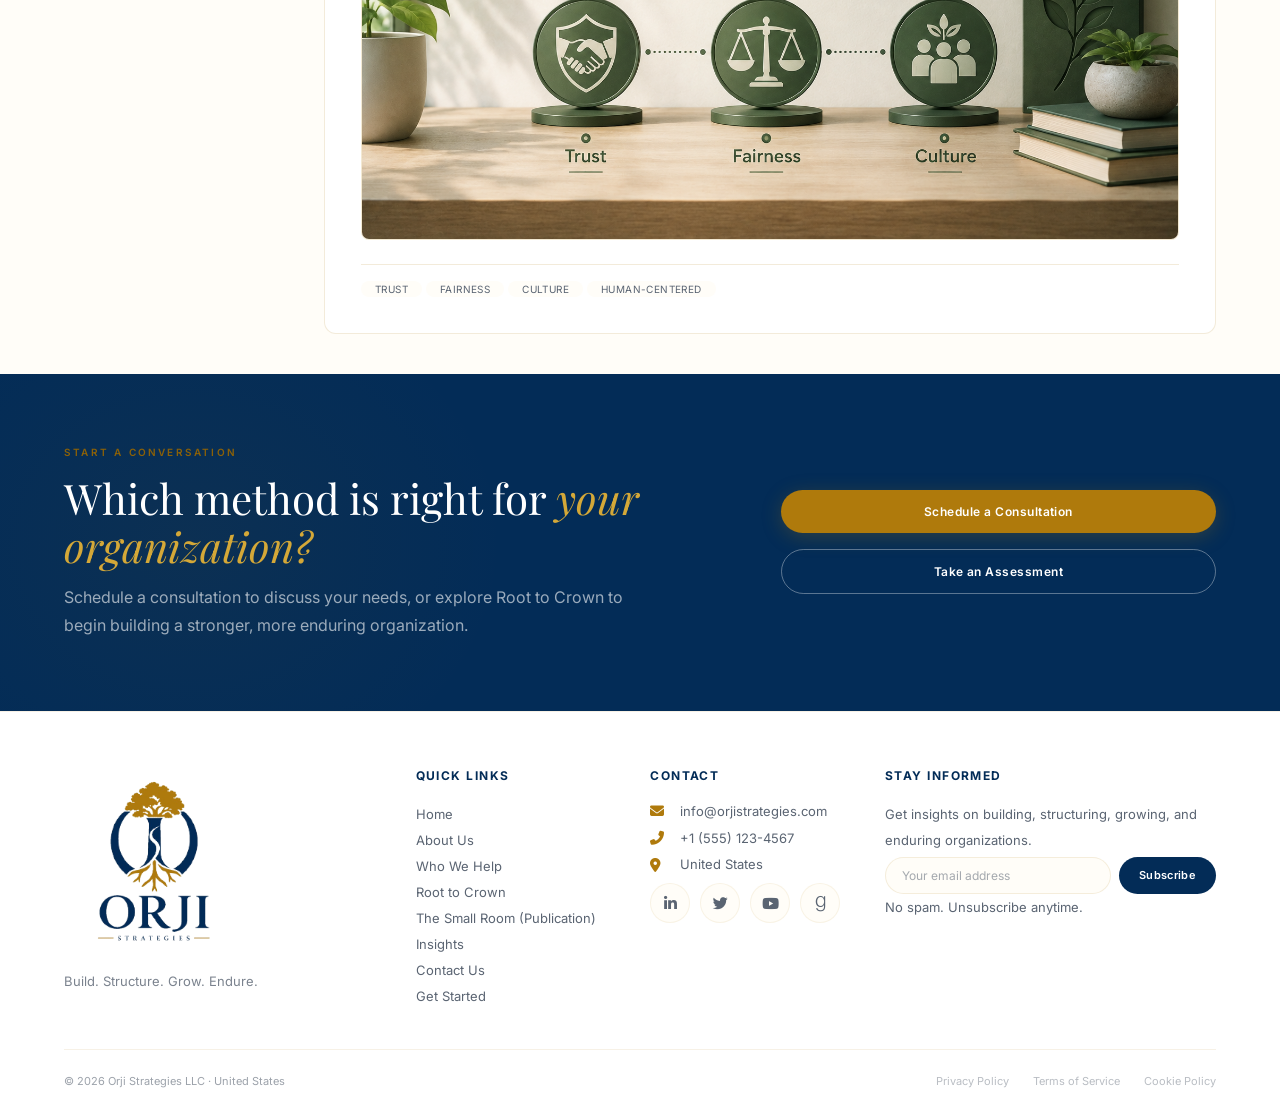
<file: method/hearth.html>
<!DOCTYPE html>
<html lang="en">

<head>
    <meta charset="utf-8">
    <meta name="viewport" content="width=device-width, initial-scale=1">
    <title>HEARTH™ | Our Methods | Orji Strategies</title>

    <!-- ===== PRIMARY SEO META ===== -->
    <meta name="description" content="HEARTH™ is Orji Strategies' human-centered method for workplace investigations and procedural fairness. Explore HEARTH™, along with Root to Crown (our primary consulting method), Assessments, and Training & Certification.">
    <meta name="keywords" content="HEARTH method, human-centered investigations, trauma-informed interviewing, workplace investigations, procedural fairness, trust-building, reputation protection, HEARTH Investigator Certification, Root to Crown, assessments, training and certification, Orji Strategies, Michael Orji, Build Structure Grow Endure">
    <meta name="author" content="Michael Orji, JD, Th.D. — Orji Strategies LLC">
    <meta name="publisher" content="Orji Strategies LLC">
    <meta name="robots" content="noindex, nofollow, noimageindex, nosnippet, noarchive, notranslate, noimageai, noindexifembedded">
<meta name="googlebot" content="noindex, nofollow, noimageindex, nosnippet, noarchive, notranslate">
<meta name="bingbot" content="noindex, nofollow, noimageindex, nosnippet, noarchive">
    <meta name="rating" content="general">
    <meta name="referrer" content="strict-origin-when-cross-origin">
    <meta name="format-detection" content="telephone=no">
    <meta http-equiv="X-UA-Compatible" content="IE=edge">
    <meta name="theme-color" content="#0E1B2A">
    <meta name="color-scheme" content="light">

    <!-- ===== CANONICAL & LANGUAGE ===== -->
    <link rel="canonical" href="https://orjistrategies.com/method/hearth.html">
    <link rel="alternate" hreflang="en" href="https://orjistrategies.com/method/hearth.html">
    <link rel="alternate" hreflang="en-us" href="https://orjistrategies.com/method/hearth.html">
    <link rel="alternate" hreflang="x-default" href="https://orjistrategies.com/method/hearth.html">

    <!-- ===== ICONS (kept as-is) ===== -->
    <link rel="icon" type="image/x-icon" href="../images/favicon.ico">
    <link rel="icon" type="image/png" sizes="32x32" href="../images/favicon.ico">
    <link rel="icon" type="image/png" sizes="16x16" href="../images/favicon.ico">
    <link rel="apple-touch-icon" sizes="180x180" href="../images/favicon.ico">
    <link rel="mask-icon" href="../images/favicon.ico" color="#0E1B2A">
    <link rel="manifest" href="../site.webmanifest">

    <!-- ===== OPEN GRAPH ===== -->
    <meta property="og:type" content="website">
    <meta property="og:site_name" content="Orji Strategies">
    <meta property="og:locale" content="en_US">
    <meta property="og:title" content="HEARTH™ | Our Methods | Orji Strategies">
    <meta property="og:description" content="HEARTH™ — human-centered workplace investigations and procedural fairness. Explore HEARTH™ alongside Root to Crown (our primary consulting method), Assessments, and Training & Certification.">
    <meta property="og:url" content="https://orjistrategies.com/method/hearth.html">
    <meta property="og:image" content="https://orjistrategies.com/images/orji-strategies-primary.png">
    <meta property="og:image:secure_url" content="https://orjistrategies.com/images/orji-strategies-primary.png">
    <meta property="og:image:type" content="image/png">
    <meta property="og:image:width" content="1200">
    <meta property="og:image:height" content="630">
    <meta property="og:image:alt" content="HEARTH™ — Orji Strategies. Build. Structure. Grow. Endure.">
    <meta property="og:see_also" content="https://orjistrategies.com/">

    <!-- ===== TWITTER / X CARD ===== -->
    <meta name="twitter:card" content="summary_large_image">
    <meta name="twitter:title" content="HEARTH™ | Our Methods | Orji Strategies">
    <meta name="twitter:description" content="HEARTH™ — human-centered workplace investigations and procedural fairness. Explore HEARTH™ alongside Root to Crown, Assessments, and Training & Certification.">
    <meta name="twitter:image" content="https://orjistrategies.com/images/orji-strategies-primary.png">
    <meta name="twitter:image:alt" content="HEARTH™ — Orji Strategies. Build. Structure. Grow. Endure.">
    <meta name="twitter:domain" content="orjistrategies.com">
    <meta name="twitter:url" content="https://orjistrategies.com/method/hearth.html">

    <!-- ===== PERFORMANCE HINTS ===== -->
    <link rel="preconnect" href="https://fonts.googleapis.com">
    <link rel="preconnect" href="https://fonts.gstatic.com" crossorigin>
    <link rel="preconnect" href="https://cdnjs.cloudflare.com" crossorigin>
    <link rel="dns-prefetch" href="https://cdnjs.cloudflare.com">

    <!-- ===== FONTS & STYLES ===== -->
    <link href="https://fonts.googleapis.com/css2?family=Playfair+Display:ital,wght@0,400;0,500;0,600;1,400;1,500&family=Inter:wght@300;400;500;600;700&display=swap" rel="stylesheet">
    <link rel="stylesheet" href="https://cdnjs.cloudflare.com/ajax/libs/font-awesome/6.5.0/css/all.min.css">
    <link rel="stylesheet" href="../css/styles.css">

    <!-- ===== STRUCTURED DATA (JSON-LD) ===== -->
    <script type="application/ld+json">
    {
      "@context": "https://schema.org",
      "@graph": [
        {
          "@type": ["Organization", "ProfessionalService"],
          "@id": "https://orjistrategies.com/#organization",
          "name": "Orji Strategies",
          "legalName": "Orji Strategies LLC",
          "alternateName": "Orji Strategies LLC",
          "url": "https://orjistrategies.com/",
          "description": "Orji Strategies equips founders, organizational leaders, investigators, and boards with Root to Crown—our primary consulting method—and HEARTH, for organizational design, leadership continuity, succession, due process, and institutional strength.",
          "slogan": "Build. Structure. Grow. Endure.",
          "email": "info@orjistrategies.com",
          "telephone": "+1-555-123-4567",
          "logo": {
            "@type": "ImageObject",
            "@id": "https://orjistrategies.com/#logo",
            "url": "https://orjistrategies.com/images/orji-strategies-primary.png",
            "contentUrl": "https://orjistrategies.com/images/orji-strategies-primary.png",
            "caption": "Orji Strategies"
          },
          "image": {
            "@id": "https://orjistrategies.com/#logo"
          },
          "founder": {
            "@id": "https://orjistrategies.com/#michael-orji"
          },
          "address": {
            "@type": "PostalAddress",
            "addressCountry": "US"
          },
          "areaServed": {
            "@type": "Country",
            "name": "United States"
          },
          "contactPoint": [
            {
              "@type": "ContactPoint",
              "@id": "https://orjistrategies.com/#contact",
              "telephone": "+1-555-123-4567",
              "email": "info@orjistrategies.com",
              "contactType": "customer service",
              "areaServed": "US",
              "availableLanguage": ["English"]
            }
          ],
          "sameAs": [
            "https://www.linkedin.com/company/orji-strategies",
            "https://twitter.com/orjistrategies",
            "https://www.youtube.com/@orjistrategies",
            "https://www.goodreads.com/orjistrategies"
          ]
        },
        {
          "@type": "WebSite",
          "@id": "https://orjistrategies.com/#website",
          "url": "https://orjistrategies.com/",
          "name": "Orji Strategies",
          "alternateName": "Orji Strategies LLC",
          "description": "Build. Structure. Grow. Endure. Root to Crown is the primary consulting method of Orji Strategies.",
          "publisher": {
            "@id": "https://orjistrategies.com/#organization"
          },
          "inLanguage": "en-US"
        },
        {
          "@type": "CollectionPage",
          "@id": "https://orjistrategies.com/method/hearth.html#webpage",
          "url": "https://orjistrategies.com/method/hearth.html",
          "name": "HEARTH™ | Our Methods | Orji Strategies",
          "isPartOf": {
            "@id": "https://orjistrategies.com/#website"
          },
          "about": {
            "@id": "https://orjistrategies.com/#hearth"
          },
          "description": "HEARTH™ — human-centered workplace investigations and procedural fairness. Explore HEARTH™ alongside Root to Crown, Assessments, and Training & Certification.",
          "primaryImageOfPage": {
            "@id": "https://orjistrategies.com/#logo"
          },
          "image": {
            "@id": "https://orjistrategies.com/#logo"
          },
          "inLanguage": "en-US",
          "breadcrumb": {
            "@id": "https://orjistrategies.com/method/hearth.html#breadcrumb"
          },
          "mainEntity": {
            "@id": "https://orjistrategies.com/#hearth"
          }
        },
        {
          "@type": "BreadcrumbList",
          "@id": "https://orjistrategies.com/method/hearth.html#breadcrumb",
          "itemListElement": [
            {
              "@type": "ListItem",
              "position": 1,
              "name": "Home",
              "item": "https://orjistrategies.com/"
            },
            {
              "@type": "ListItem",
              "position": 2,
              "name": "Our Methods",
              "item": "https://orjistrategies.com/method/assessments.html"
            },
            {
              "@type": "ListItem",
              "position": 3,
              "name": "HEARTH™",
              "item": "https://orjistrategies.com/method/hearth.html"
            }
          ]
        },
        {
          "@type": "ItemList",
          "@id": "https://orjistrategies.com/#methods",
          "name": "Consulting Methods",
          "description": "Proprietary frameworks for organizational strength.",
          "itemListOrder": "https://schema.org/ItemListOrderAscending",
          "numberOfItems": 2,
          "itemListElement": [
            {
              "@type": "ListItem",
              "position": 1,
              "name": "Root to Crown",
              "item": {
                "@id": "https://orjistrategies.com/#root-to-crown"
              }
            },
            {
              "@type": "ListItem",
              "position": 2,
              "name": "HEARTH™",
              "item": {
                "@id": "https://orjistrategies.com/#hearth"
              }
            }
          ]
        },
        {
          "@type": "Service",
          "@id": "https://orjistrategies.com/#root-to-crown",
          "name": "Root to Crown",
          "serviceType": "Primary consulting method — leadership continuity, succession and governance",
          "description": "A comprehensive operating system for founder independence, succession, governance, leadership development, and knowledge transfer across four stages: Roots, Trunk, Branches, and Crown.",
          "url": "https://orjistrategies.com/method/root-to-crown.html",
          "provider": {
            "@id": "https://orjistrategies.com/#organization"
          },
          "areaServed": "US",
          "category": ["Succession", "Governance", "Continuity", "Founder Independence"]
        },
        {
          "@type": "Service",
          "@id": "https://orjistrategies.com/#hearth",
          "name": "HEARTH™",
          "serviceType": "Human-centered workplace investigations and procedural fairness",
          "description": "A human-centered approach to workplace investigations and procedural fairness that builds trust and protects institutional reputation. HEARTH™ prioritizes the dignity of all participants while maintaining rigorous investigative standards.",
          "url": "https://orjistrategies.com/method/hearth.html",
          "provider": {
            "@id": "https://orjistrategies.com/#organization"
          },
          "areaServed": "US",
          "category": ["Trust", "Fairness", "Culture", "Human-centered"],
          "hasOfferCatalog": {
            "@type": "OfferCatalog",
            "name": "HEARTH™ Method Components",
            "itemListElement": [
              {
                "@type": "Offer",
                "itemOffered": {
                  "@type": "Service",
                  "name": "Human-centered investigation framework",
                  "description": "A framework that prioritizes the dignity and well-being of all investigation participants."
                }
              },
              {
                "@type": "Offer",
                "itemOffered": {
                  "@type": "Service",
                  "name": "Trust-building in sensitive processes",
                  "description": "Techniques for maintaining and restoring trust during sensitive investigations and hearings."
                }
              },
              {
                "@type": "Offer",
                "itemOffered": {
                  "@type": "Service",
                  "name": "Trauma-informed interviewing techniques",
                  "description": "Interview practices that recognize and account for the effects of trauma on participants."
                }
              },
              {
                "@type": "Offer",
                "itemOffered": {
                  "@type": "Service",
                  "name": "Reputation protection & institutional trust",
                  "description": "Strategies for protecting institutional reputation while conducting fair investigations."
                }
              },
              {
                "@type": "Offer",
                "itemOffered": {
                  "@type": "Service",
                  "name": "Fair & compassionate outcomes",
                  "description": "Outcomes that are both fair and compassionate, protecting all parties involved."
                }
              }
            ]
          }
        },
        {
          "@type": "Person",
          "@id": "https://orjistrategies.com/#michael-orji",
          "name": "Michael Orji",
          "givenName": "Michael",
          "familyName": "Orji",
          "honorificSuffix": "JD, Th.D.",
          "jobTitle": "Founder, Author, Workplace Investigator, Consultant, Speaker",
          "description": "Michael Orji brings together legal training, investigation experience, business management, mediation work, and theological depth to help organizations build, structure, grow, and endure.",
          "url": "https://orjistrategies.com/about-us.html",
          "image": "https://images.unsplash.com/photo-1507003211169-0a1dd7228f2d?w=600&h=700&fit=crop&crop=center&q=80",
          "worksFor": {
            "@id": "https://orjistrategies.com/#organization"
          }
        }
      ]
    }
    </script>
</head>

<body>

    <!-- ===== NAV ===== -->
    <nav class="topnav" id="topnav">
        <a class="brand" href="../index.html">
            <img src="../images/orji-strategies-primary.png" alt="Orji Strategies" title="Orji Strategies — Build. Structure. Grow. Endure." />
        </a>
        <div class="desktop-nav">
            <a href="../index.html">Home</a>
            <a href="../who-we-help.html">Who We Help</a>
            <div class="drop">
                <a href="#" class="active">Our Methods <i class="fas fa-chevron-down"></i></a>
                <div class="drop-menu">
                    <a href="root-to-crown.html">Root to Crown</a>
                    <a href="hearth.html">HEARTH™</a>
                    <a href="assessments.html">Assessments</a>
                    <a href="training-and-certification.html">Training &amp; Certification</a>
                </div>
            </div>
            <div class="drop">
                <a href="#">Services <i class="fas fa-chevron-down"></i></a>
                <div class="drop-menu">
                    <a href="../root-to-crown.html">Root to Crown Consulting</a>
                    <a href="../training-and-workshop-service.html">Training &amp; Workshops</a>
                    <a href="../speaking-and-advisory.html">Speaking &amp; Advisory</a>
                </div>
            </div>
            <a href="../insights.html">Insights</a>
            <a href="../about-us.html">About</a>
            <a href="../contact-us.html">Contact</a>
            <div class="nav-icons">
                <a href="#" aria-label="Search"><i class="fas fa-search"></i></a>
                <a href="#" aria-label="Cart"><i class="fas fa-shopping-cart"></i></a>
            </div>
            <a class="nav-cta" href="../get-started.html">Schedule a Consultation</a>
        </div>
        <button class="menu-btn" id="menuBtn" aria-label="Toggle menu">
      <span></span>
      <span></span>
      <span></span>
    </button>
    </nav>

    <!-- ===== MOBILE NAV ===== -->
    <div class="mobile-nav" id="mobileNav">
        <a href="../index.html">Home</a>
        <a href="../who-we-help.html">Who We Help</a>
        <a href="#">Our Methods</a>
        <a class="sub" href="root-to-crown.html">Root to Crown</a>
        <a class="sub" href="hearth.html">HEARTH™</a>
        <a class="sub" href="assessments.html">Assessments</a>
        <a class="sub" href="training-and-certification.html">Training &amp; Certification</a>
        <a href="#">Services</a>
        <a class="sub" href="../root-to-crown.html">Root to Crown Consulting</a>
        <a class="sub" href="../training-and-workshop-service.html">Training &amp; Workshops</a>
        <a class="sub" href="../speaking-and-advisory.html">Speaking &amp; Advisory</a>
        <a href="../insights.html">Insights</a>
        <a href="../about-us.html">About</a>
        <a href="../contact-us.html">Contact</a>
        <div>
            <a href="#"><i class="fas fa-search"></i></a>
            <a href="#"><i class="fas fa-shopping-cart"></i></a>
        </div>
        <a href="../get-started.html">Schedule a Consultation</a>
    </div>

    <!-- ===== MAIN ===== -->
    <main>

        <!-- ===== HERO ===== -->
        <section class="hero">
            <div class="wrap hero-grid">
                <div class="reveal">
                    <div class="kicker">Our methods</div>
                    <h1 class="display">HEARTH<em>™</em></h1>
                    <p class="hero-copy">A human-centered method for workplace investigations and procedural fairness. HEARTH™ builds trust, protects institutional reputation, and delivers defensible, compassionate outcomes. Explore HEARTH™ and our other methods below.</p>
                </div>
            </div>
        </section>

        <!-- ===== METHODS WITH TABS ===== -->
        <section>
            <div class="wrap">

                <div class="methods-tab-wrapper">

                    <!-- Tabs -->
                    <div class="methods-tabs">
                        <button class="tab-btn" data-tab="root-to-crown">
                            <span class="tab-label">Root to Crown <small>Primary method · Continuity</small></span>
                        </button>
                        <button class="tab-btn active" data-tab="hearth">
                            <span class="tab-label">HEARTH™ <small>Human-centered</small></span>
                        </button>
                        <button class="tab-btn" data-tab="assessments">
                            <span class="tab-label">Assessments <small>Diagnostics</small></span>
                        </button>
                        <button class="tab-btn" data-tab="training">
                            <span class="tab-label">Training &amp; Certification <small>Learn</small></span>
                        </button>
                    </div>

                    <!-- Content Panels -->
                    <div class="tab-content-panel">

                        <!-- ===== TAB 1: Root to Crown ===== -->
                        <div class="panel-content" id="panel-root-to-crown">
                            <div class="method-header">
                                <span class="badge">Primary consulting method</span>
                                <h2>Root to <em>Crown</em></h2>
                            </div>

                            <div class="method-body">
                                <div class="text-content">
                                    <p>A comprehensive operating system for founder independence, succession, governance, leadership development, and knowledge transfer. Root to Crown helps you build an organization that can endure beyond any single leader — including you.</p>

                                    <div class="stage-grid">
                                        <article class="stage-card">
                                            <span class="stage-number">01</span>
                                            <h4>Roots</h4>
                                            <p>The foundational layer — values, purpose, founder's original intent, core identity, and the unwritten rules that shape culture.</p>
                                        </article>
                                        <article class="stage-card">
                                            <span class="stage-number">02</span>
                                            <h4>Trunk</h4>
                                            <p>The structural core — governance, decision rights, roles, and the operating model that carries the organization's identity into the future.</p>
                                        </article>
                                        <article class="stage-card">
                                            <span class="stage-number">03</span>
                                            <h4>Branches</h4>
                                            <p>The extending capabilities — leadership development, knowledge transfer, and the spread of institutional wisdom across teams and functions.</p>
                                        </article>
                                        <article class="stage-card">
                                            <span class="stage-number">04</span>
                                            <h4>Crown</h4>
                                            <p>The outward expression and legacy — reputation, market position, stakeholder trust, and the organization's enduring impact.</p>
                                        </article>
                                    </div>

                                    <a class="action-link" href="../root-to-crown.html">Explore Root to Crown consulting →</a>
                                </div>

                                <div class="image-content">
                                    <img src="../images/legacy-img.png" alt="Root to Crown method" title="Root to Crown — Leadership continuity, succession, and governance" loading="lazy">
                                </div>
                            </div>

                            <div class="method-footer">
                                <div class="tag-group">
                                    <span>Roots</span>
                                    <span>Trunk</span>
                                    <span>Branches</span>
                                    <span>Crown</span>
                                </div>
                            </div>
                        </div>

                        <!-- ===== TAB 2: HEARTH™ (default active) ===== -->
                        <div class="panel-content active" id="panel-hearth">
                            <div class="method-header">
                                <span class="badge">Human-centered process</span>
                                <h2>HEARTH<em>™</em></h2>
                            </div>
                            <div class="method-body">
                                <div class="text-content">
                                    <p>A human-centered approach to workplace investigations and procedural fairness that builds trust and protects institutional reputation. HEARTH™ prioritizes the dignity of all participants while maintaining rigorous investigative standards.</p>
                                    <ul>
                                        <li><i class="fas fa-circle"></i> Human-centered investigation framework</li>
                                        <li><i class="fas fa-circle"></i> Trust-building in sensitive processes</li>
                                        <li><i class="fas fa-circle"></i> Trauma-informed interviewing techniques</li>
                                        <li><i class="fas fa-circle"></i> Reputation protection &amp; institutional trust</li>
                                        <li><i class="fas fa-circle"></i> Fair &amp; compassionate outcomes</li>
                                    </ul>
                                    <a class="action-link" href="../get-started.html">Discuss a HEARTH engagement →</a>
                                </div>
                                <div class="image-content">
                                    <img src="../images/hearth.png" alt="HEARTH method" title="HEARTH™ — Human-centered investigations and procedural fairness" loading="lazy">
                                </div>
                            </div>
                            <div class="method-footer">
                                <div class="tag-group">
                                    <span>Trust</span>
                                    <span>Fairness</span>
                                    <span>Culture</span>
                                    <span>Human-centered</span>
                                </div>
                            </div>
                        </div>

                        <!-- ===== TAB 3: Assessments ===== -->
                        <div class="panel-content" id="panel-assessments">
                            <div class="method-header">
                                <span class="badge">Diagnostic tools</span>
                                <h2>Assessments &amp; <em>Audits</em></h2>
                            </div>
                            <p>Our assessments help you identify risks, measure readiness, and prioritize action. Each assessment provides a clear starting point for building a stronger, more enduring organization.</p>
                            <div class="assessment-grid">
                                <div class="assessment-card">
                                    <h4>Founder Dependency Assessment</h4>
                                    <p>Measure how dependent your organization is on its founder and identify critical knowledge gaps.</p>
                                    <button class="btn-sm">Take Assessment</button>
                                </div>
                                <div class="assessment-card">
                                    <h4>Founder Mortality Test</h4>
                                    <p>A practical exercise to test whether your organization could survive a sudden leadership absence.</p>
                                    <button class="btn-sm">Take Test</button>
                                </div>
                                <div class="assessment-card">
                                    <h4>Fair Process Audit</h4>
                                    <p>Evaluate your organization's procedural fairness, investigation quality, and decision-making processes.</p>
                                    <button class="btn-sm">Start Audit</button>
                                </div>
                                <div class="assessment-card">
                                    <h4>Institutional Knowledge Risk</h4>
                                    <p>Identify where critical knowledge resides and how vulnerable your organization is to knowledge loss.</p>
                                    <button class="btn-sm">Assess Risk</button>
                                </div>
                            </div>
                            <div>
                                <a class="action-link" href="../get-started.html">View all assessments →</a>
                            </div>
                            <div class="method-footer">
                                <div class="tag-group">
                                    <span>Diagnostics</span>
                                    <span>Risk Assessment</span>
                                    <span>Readiness</span>
                                </div>
                            </div>
                        </div>

                        <!-- ===== TAB 4: Training & Certification ===== -->
                        <div class="panel-content" id="panel-training">
                            <div class="method-header">
                                <span class="badge">Professional development</span>
                                <h2>Training &amp; <em>Certification</em></h2>
                            </div>
                            <p>Build your skills and earn credentials in our proprietary methods. Designed for investigators, HR professionals, leaders, and consultants.</p>
                            <div class="training-grid">
                                <div class="training-item">
                                    <h4>Root to Crown Practitioner Certification</h4>
                                    <p>Become certified to guide organizations through founder independence, succession, and governance design.</p>
                                    <span class="price-tag">Certification pathway</span>
                                </div>
                                <div class="training-item">
                                    <h4>HEARTH™ Investigator Certification</h4>
                                    <p>Earn certification in human-centered investigation techniques that build trust and protect reputation.</p>
                                    <span class="price-tag">Advanced credential</span>
                                </div>
                                <div class="training-item">
                                    <h4>Executive Workshops &amp; Retreats</h4>
                                    <p>Custom workshops for boards, executive teams, and organizational leaders on continuity and fairness.</p>
                                    <span class="price-tag">Bespoke delivery</span>
                                </div>
                                <div class="training-item">
                                    <h4>Virtual &amp; In-Person Training</h4>
                                    <p>Cohort-based virtual sessions and immersive on-site organizational workshops tailored to your context.</p>
                                    <span class="price-tag">Virtual · In-person</span>
                                </div>
                            </div>
                            <div>
                                <a class="action-link" href="../get-started.html">Explore all programs →</a>
                            </div>
                            <div class="method-footer">
                                <div class="tag-group">
                                    <span>Certification</span>
                                    <span>Workshops</span>
                                    <span>Executive Education</span>
                                </div>
                            </div>
                        </div>

                    </div>
                </div>

            </div>
        </section>

        <!-- ===== FINAL CTA ===== -->
        <section class="cta-section">
            <div class="wrap cta-grid">
                <div class="reveal">
                    <div class="kicker">Start a conversation</div>
                    <h2 class="h2">Which method is right for <em>your organization?</em></h2>
                    <p class="lead">Schedule a consultation to discuss your needs, or explore Root to Crown to begin building a stronger, more enduring organization.</p>
                </div>
                <div class="cta-actions reveal reveal-delay-1">
                    <a class="btn btn-primary" href="../get-started.html">Schedule a Consultation</a>
                    <a class="btn btn-outline-light" href="../contact-us.html">Take an Assessment</a>
                </div>
            </div>
        </section>

    </main>

    <!-- ===== FOOTER ===== -->
    <footer>
        <div class="footer-grid">
            <div class="footer-col">
                <img src="../images/orji-strategies-primary.png" alt="Orji Strategies" title="Orji Strategies — Build. Structure. Grow. Endure." class="footer-logo">
                <p class="brand-tagline">Build. Structure. Grow. Endure.</p>
            </div>
            <div class="footer-col">
                <h4>Quick Links</h4>
                <a href="../index.html">Home</a>
                <a href="../about-us.html">About Us</a>
                <a href="../who-we-help.html">Who We Help</a>
                <a href="../root-to-crown.html">Root to Crown</a>
                <a href="../the-small-room.html">The Small Room (Publication)</a>
                <a href="../insights.html">Insights</a>
                <a href="../contact-us.html">Contact Us</a>
                <a href="../get-started.html">Get Started</a>
            </div>
            <div class="footer-col">
                <h4>Contact</h4>
                <div class="contact-item">
                    <i class="fas fa-envelope"></i>
                    <span>info@orjistrategies.com</span>
                </div>
                <div class="contact-item">
                    <i class="fas fa-phone-alt"></i>
                    <span>+1 (555) 123-4567</span>
                </div>
                <div class="contact-item">
                    <i class="fas fa-map-marker-alt"></i>
                    <span>United States</span>
                </div>
                <div class="footer-social">
                    <a href="#" aria-label="LinkedIn"><i class="fab fa-linkedin-in"></i></a>
                    <a href="#" aria-label="Twitter"><i class="fab fa-twitter"></i></a>
                    <a href="#" aria-label="YouTube"><i class="fab fa-youtube"></i></a>
                    <a href="#" aria-label="Goodreads"><i class="fab fa-goodreads-g"></i></a>
                </div>
            </div>
            <div class="footer-col">
                <h4>Stay Informed</h4>
                <p>Get insights on building, structuring, growing, and enduring organizations.</p>
                <div class="newsletter-wrap">
                    <input type="email" placeholder="Your email address" aria-label="Email for newsletter">
                    <button>Subscribe</button>
                </div>
                <p>No spam. Unsubscribe anytime.</p>
            </div>
        </div>
        <div class="footer-bottom">
            <span>© 2026 Orji Strategies LLC · United States</span>
            <div class="footer-legal">
                <a href="#">Privacy Policy</a>
                <a href="#">Terms of Service</a>
                <a href="#">Cookie Policy</a>
            </div>
        </div>
    </footer>

    <!-- ===== WHATSAPP ===== -->
    <a class="wa" href="#" target="_blank" rel="noopener" aria-label="WhatsApp Orji Strategies">
        <svg viewBox="0 0 24 24" aria-hidden="true">
            <path fill="currentColor" d="M12.04 2C6.52 2 2.03 6.49 2.03 12.01c0 1.76.46 3.48 1.33 5L2 22l5.12-1.34a9.98 9.98 0 0 0 4.92 1.25h.01c5.52 0 10.01-4.49 10.01-10.01C22.06 6.49 17.57 2 12.04 2Zm5.84 14.12c-.25.7-1.47 1.34-2.02 1.42-.52.08-1.18.12-1.9-.12-.44-.14-1.01-.33-1.74-.65-3.06-1.32-5.05-4.39-5.2-4.59-.15-.2-1.24-1.65-1.24-3.15 0-1.5.78-2.24 1.06-2.55.28-.31.61-.39.81-.39.2 0 .41 0 .59.01.19.01.44-.07.69.53.25.61.86 2.1.94 2.25.08.15.13.33.02.53-.1.2-.15.33-.3.51-.15.18-.32.4-.46.54-.15.15-.3.31-.13.61.18.3.78 1.28 1.68 2.08 1.15 1.03 2.12 1.35 2.42 1.5.3.15.48.13.66-.08.18-.2.76-.89.96-1.2.2-.31.41-.25.69-.15.28.1 1.78.84 2.08.99.3.15.51.23.58.36.08.13.08.74-.17 1.44Z"></path>
        </svg>
    </a>

    <!-- ===== SCRIPTS ===== -->
    <script>
        // Mobile menu
        const menuBtn = document.getElementById('menuBtn');
        const mobileNav = document.getElementById('mobileNav');
        menuBtn.addEventListener('click', function() {
            this.classList.toggle('open');
            mobileNav.classList.toggle('open');
            this.setAttribute('aria-expanded', mobileNav.classList.contains('open'));
        });
        mobileNav.querySelectorAll('a').forEach(link => {
            link.addEventListener('click', () => {
                menuBtn.classList.remove('open');
                mobileNav.classList.remove('open');
                menuBtn.setAttribute('aria-expanded', 'false');
            });
        });

        // Nav shadow
        const nav = document.getElementById('topnav');
        window.addEventListener('scroll', function() {
            nav.classList.toggle('scrolled', window.scrollY > 20);
        });

        // Tab functionality
        const tabBtns = document.querySelectorAll('.tab-btn');
        const panels = {
            'root-to-crown': document.getElementById('panel-root-to-crown'),
            hearth: document.getElementById('panel-hearth'),
            assessments: document.getElementById('panel-assessments'),
            training: document.getElementById('panel-training')
        };

        tabBtns.forEach(btn => {
            btn.addEventListener('click', function() {
                tabBtns.forEach(b => b.classList.remove('active'));
                this.classList.add('active');

                Object.values(panels).forEach(p => p.classList.remove('active'));

                const tab = this.dataset.tab;
                if (panels[tab]) {
                    panels[tab].classList.add('active');
                }
            });
        });

        // Reveal animations
        const reveals = document.querySelectorAll('.reveal');
        const revealObserver = new IntersectionObserver((entries) => {
            entries.forEach(entry => {
                if (entry.isIntersecting) {
                    entry.target.classList.add('visible');
                }
            });
        }, {
            threshold: 0.10,
            rootMargin: '0px 0px -30px 0px'
        });
        reveals.forEach(el => revealObserver.observe(el));
    </script>

</body>

</html>
</file>
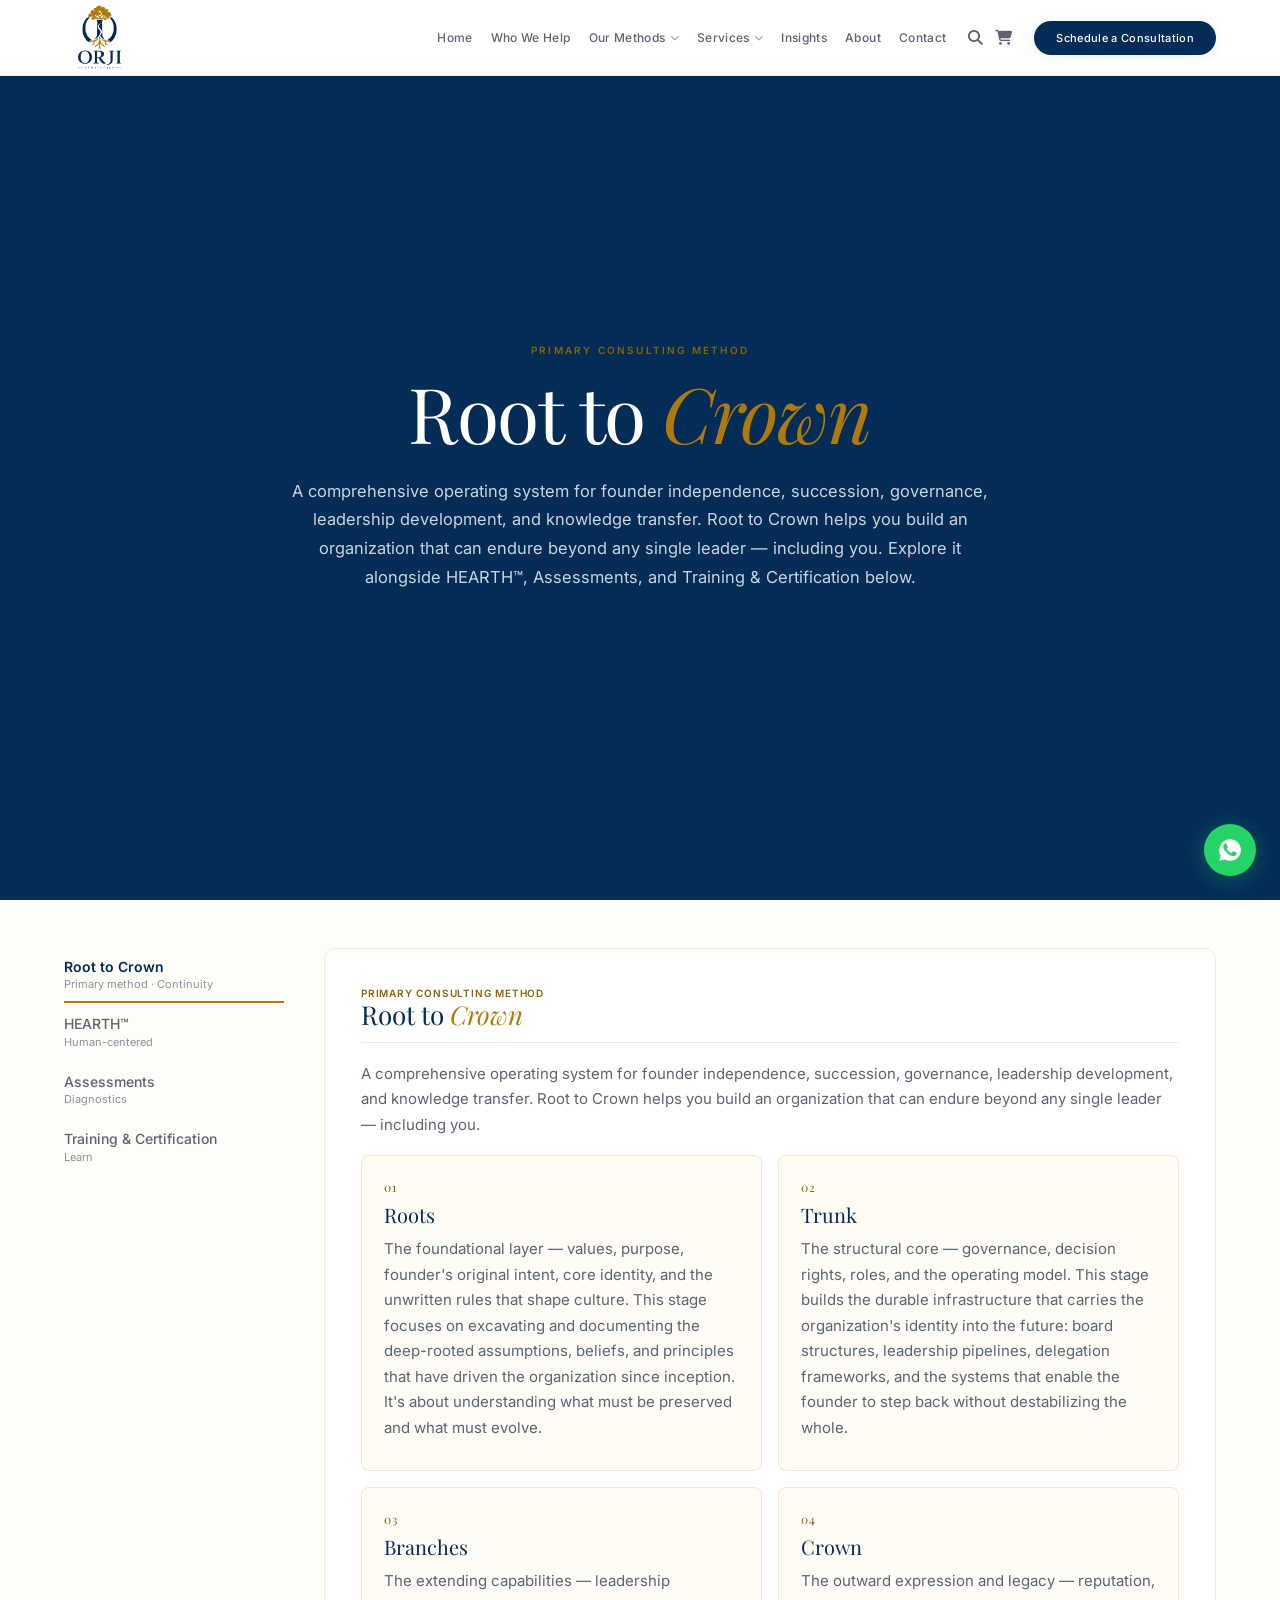
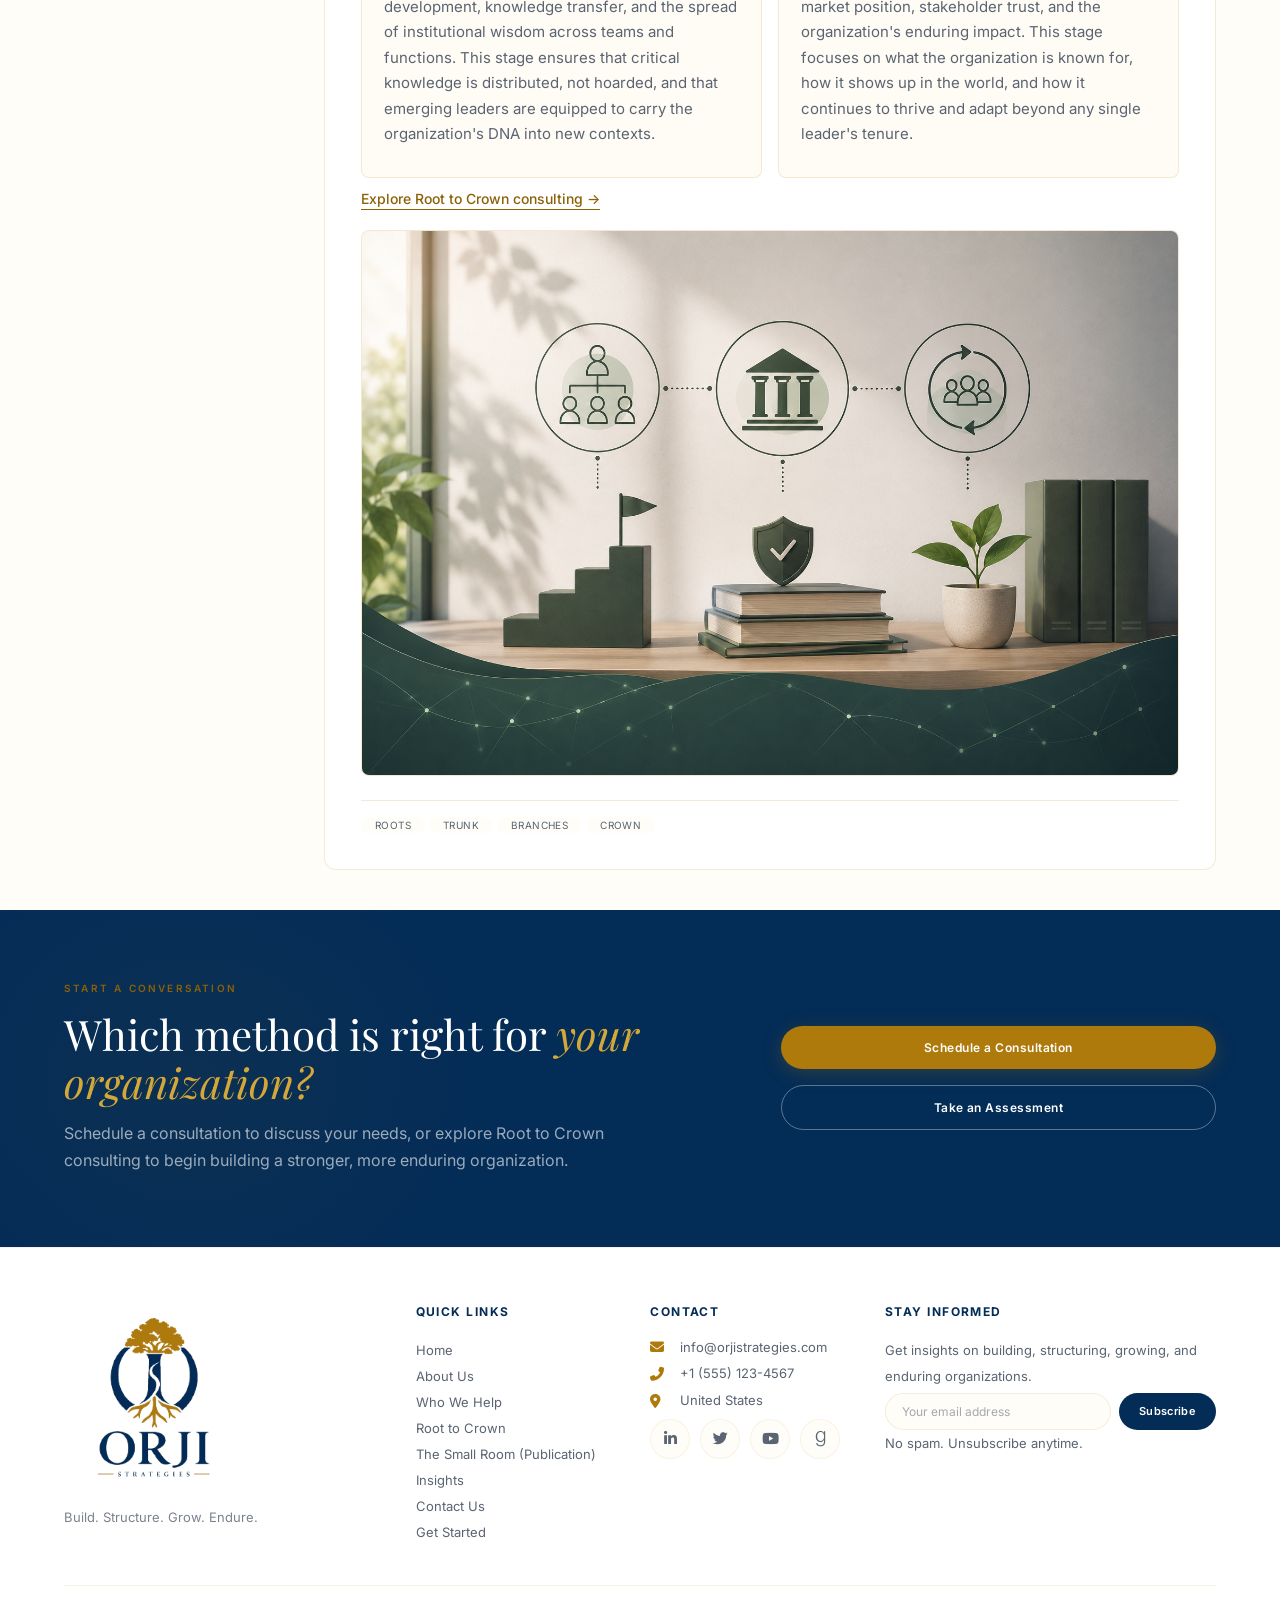
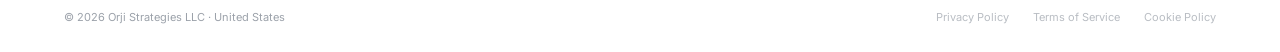
<file: method/root-to-crown.html>
<!DOCTYPE html>
<html lang="en">

<head>
    <meta charset="utf-8">
    <meta name="viewport" content="width=device-width, initial-scale=1">
    <title>Root to Crown | Our Methods | Orji Strategies</title>

    <!-- ===== PRIMARY SEO META ===== -->
    <meta name="description" content="Root to Crown is Orji Strategies' primary consulting method — leadership continuity, succession, governance, and knowledge transfer across Roots, Trunk, Branches, and Crown. Explore Root to Crown alongside HEARTH™, Assessments, and Training & Certification.">
    <meta name="keywords" content="Root to Crown, leadership continuity, founder independence, succession planning, governance design, knowledge transfer, Roots Trunk Branches Crown, HEARTH, assessments, training and certification, Orji Strategies, Michael Orji, Build Structure Grow Endure">
    <meta name="author" content="Michael Orji, JD, Th.D. — Orji Strategies LLC">
    <meta name="publisher" content="Orji Strategies LLC">
    <meta name="robots" content="noindex, nofollow, noimageindex, nosnippet, noarchive, notranslate, noimageai, noindexifembedded">
<meta name="googlebot" content="noindex, nofollow, noimageindex, nosnippet, noarchive, notranslate">
<meta name="bingbot" content="noindex, nofollow, noimageindex, nosnippet, noarchive">
    <meta name="rating" content="general">
    <meta name="referrer" content="strict-origin-when-cross-origin">
    <meta name="format-detection" content="telephone=no">
    <meta http-equiv="X-UA-Compatible" content="IE=edge">
    <meta name="theme-color" content="#0E1B2A">
    <meta name="color-scheme" content="light">

    <!-- ===== CANONICAL & LANGUAGE ===== -->
    <link rel="canonical" href="https://orjistrategies.com/method/root-to-crown.html">
    <link rel="alternate" hreflang="en" href="https://orjistrategies.com/method/root-to-crown.html">
    <link rel="alternate" hreflang="en-us" href="https://orjistrategies.com/method/root-to-crown.html">
    <link rel="alternate" hreflang="x-default" href="https://orjistrategies.com/method/root-to-crown.html">

    <!-- ===== ICONS (kept as-is) ===== -->
    <link rel="icon" type="image/x-icon" href="../images/favicon.ico">
    <link rel="icon" type="image/png" sizes="32x32" href="../images/favicon.ico">
    <link rel="icon" type="image/png" sizes="16x16" href="../images/favicon.ico">
    <link rel="apple-touch-icon" sizes="180x180" href="../images/favicon.ico">
    <link rel="mask-icon" href="../images/favicon.ico" color="#0E1B2A">
    <link rel="manifest" href="../site.webmanifest">

    <!-- ===== OPEN GRAPH ===== -->
    <meta property="og:type" content="website">
    <meta property="og:site_name" content="Orji Strategies">
    <meta property="og:locale" content="en_US">
    <meta property="og:title" content="Root to Crown | Our Methods | Orji Strategies">
    <meta property="og:description" content="Root to Crown — leadership continuity, succession, governance, and knowledge transfer. Root to Crown is our primary consulting method. Explore it alongside HEARTH™, Assessments, and Training & Certification.">
    <meta property="og:url" content="https://orjistrategies.com/method/root-to-crown.html">
    <meta property="og:image" content="https://orjistrategies.com/images/orji-strategies-primary.png">
    <meta property="og:image:secure_url" content="https://orjistrategies.com/images/orji-strategies-primary.png">
    <meta property="og:image:type" content="image/png">
    <meta property="og:image:width" content="1200">
    <meta property="og:image:height" content="630">
    <meta property="og:image:alt" content="Root to Crown — Orji Strategies. Build. Structure. Grow. Endure.">
    <meta property="og:see_also" content="https://orjistrategies.com/">

    <!-- ===== TWITTER / X CARD ===== -->
    <meta name="twitter:card" content="summary_large_image">
    <meta name="twitter:title" content="Root to Crown | Our Methods | Orji Strategies">
    <meta name="twitter:description" content="Root to Crown — leadership continuity, succession, governance, and knowledge transfer. Root to Crown is our primary consulting method.">
    <meta name="twitter:image" content="https://orjistrategies.com/images/orji-strategies-primary.png">
    <meta name="twitter:image:alt" content="Root to Crown — Orji Strategies. Build. Structure. Grow. Endure.">
    <meta name="twitter:domain" content="orjistrategies.com">
    <meta name="twitter:url" content="https://orjistrategies.com/method/root-to-crown.html">

    <!-- ===== PERFORMANCE HINTS ===== -->
    <link rel="preconnect" href="https://fonts.googleapis.com">
    <link rel="preconnect" href="https://fonts.gstatic.com" crossorigin>
    <link rel="preconnect" href="https://cdnjs.cloudflare.com" crossorigin>
    <link rel="dns-prefetch" href="https://cdnjs.cloudflare.com">

    <!-- ===== FONTS & STYLES ===== -->
    <link href="https://fonts.googleapis.com/css2?family=Playfair+Display:ital,wght@0,400;0,500;0,600;1,400;1,500&family=Inter:wght@300;400;500;600;700&display=swap" rel="stylesheet">
    <link rel="stylesheet" href="https://cdnjs.cloudflare.com/ajax/libs/font-awesome/6.5.0/css/all.min.css">
    <link rel="stylesheet" href="../css/styles.css">

    <!-- ===== STRUCTURED DATA (JSON-LD) ===== -->
    <script type="application/ld+json">
    {
      "@context": "https://schema.org",
      "@graph": [
        {
          "@type": ["Organization", "ProfessionalService"],
          "@id": "https://orjistrategies.com/#organization",
          "name": "Orji Strategies",
          "legalName": "Orji Strategies LLC",
          "alternateName": "Orji Strategies LLC",
          "url": "https://orjistrategies.com/",
          "description": "Orji Strategies equips founders, organizational leaders, investigators, and boards with Root to Crown—our primary consulting method—and HEARTH, for organizational design, leadership continuity, succession, due process, and institutional strength.",
          "slogan": "Build. Structure. Grow. Endure.",
          "email": "info@orjistrategies.com",
          "telephone": "+1-555-123-4567",
          "logo": {
            "@type": "ImageObject",
            "@id": "https://orjistrategies.com/#logo",
            "url": "https://orjistrategies.com/images/orji-strategies-primary.png",
            "contentUrl": "https://orjistrategies.com/images/orji-strategies-primary.png",
            "caption": "Orji Strategies"
          },
          "image": {
            "@id": "https://orjistrategies.com/#logo"
          },
          "founder": {
            "@id": "https://orjistrategies.com/#michael-orji"
          },
          "address": {
            "@type": "PostalAddress",
            "addressCountry": "US"
          },
          "areaServed": {
            "@type": "Country",
            "name": "United States"
          },
          "contactPoint": [
            {
              "@type": "ContactPoint",
              "@id": "https://orjistrategies.com/#contact",
              "telephone": "+1-555-123-4567",
              "email": "info@orjistrategies.com",
              "contactType": "customer service",
              "areaServed": "US",
              "availableLanguage": ["English"]
            }
          ],
          "sameAs": [
            "https://www.linkedin.com/company/orji-strategies",
            "https://twitter.com/orjistrategies",
            "https://www.youtube.com/@orjistrategies",
            "https://www.goodreads.com/orjistrategies"
          ]
        },
        {
          "@type": "WebSite",
          "@id": "https://orjistrategies.com/#website",
          "url": "https://orjistrategies.com/",
          "name": "Orji Strategies",
          "alternateName": "Orji Strategies LLC",
          "description": "Build. Structure. Grow. Endure. Root to Crown is the primary consulting method of Orji Strategies.",
          "publisher": {
            "@id": "https://orjistrategies.com/#organization"
          },
          "inLanguage": "en-US"
        },
        {
          "@type": "CollectionPage",
          "@id": "https://orjistrategies.com/method/root-to-crown.html#webpage",
          "url": "https://orjistrategies.com/method/root-to-crown.html",
          "name": "Root to Crown | Our Methods | Orji Strategies",
          "isPartOf": {
            "@id": "https://orjistrategies.com/#website"
          },
          "about": {
            "@id": "https://orjistrategies.com/#root-to-crown"
          },
          "description": "Root to Crown — leadership continuity, succession, governance, and knowledge transfer. Root to Crown is our primary consulting method.",
          "primaryImageOfPage": {
            "@id": "https://orjistrategies.com/#logo"
          },
          "image": {
            "@id": "https://orjistrategies.com/#logo"
          },
          "inLanguage": "en-US",
          "breadcrumb": {
            "@id": "https://orjistrategies.com/method/root-to-crown.html#breadcrumb"
          },
          "mainEntity": {
            "@id": "https://orjistrategies.com/#root-to-crown"
          }
        },
        {
          "@type": "BreadcrumbList",
          "@id": "https://orjistrategies.com/method/root-to-crown.html#breadcrumb",
          "itemListElement": [
            {
              "@type": "ListItem",
              "position": 1,
              "name": "Home",
              "item": "https://orjistrategies.com/"
            },
            {
              "@type": "ListItem",
              "position": 2,
              "name": "Our Methods",
              "item": "https://orjistrategies.com/method/assessments.html"
            },
            {
              "@type": "ListItem",
              "position": 3,
              "name": "Root to Crown",
              "item": "https://orjistrategies.com/method/root-to-crown.html"
            }
          ]
        },
        {
          "@type": "ItemList",
          "@id": "https://orjistrategies.com/#methods",
          "name": "Consulting Methods",
          "description": "Proprietary frameworks for organizational strength.",
          "itemListOrder": "https://schema.org/ItemListOrderAscending",
          "numberOfItems": 2,
          "itemListElement": [
            {
              "@type": "ListItem",
              "position": 1,
              "name": "Root to Crown",
              "item": {
                "@id": "https://orjistrategies.com/#root-to-crown"
              }
            },
            {
              "@type": "ListItem",
              "position": 2,
              "name": "HEARTH™",
              "item": {
                "@id": "https://orjistrategies.com/#hearth"
              }
            }
          ]
        },
        {
          "@type": "Service",
          "@id": "https://orjistrategies.com/#root-to-crown",
          "name": "Root to Crown",
          "serviceType": "Primary consulting method — leadership continuity, succession and governance",
          "description": "A comprehensive operating system for founder independence, succession, governance, leadership development, and knowledge transfer. Root to Crown helps organizations endure beyond any single leader through four stages: Roots (values, purpose, and core identity), Trunk (governance, decision rights, roles, and operating model), Branches (leadership development and knowledge transfer), and Crown (reputation, market position, stakeholder trust, and enduring impact).",
          "url": "https://orjistrategies.com/method/root-to-crown.html",
          "provider": {
            "@id": "https://orjistrategies.com/#organization"
          },
          "areaServed": "US",
          "category": ["Succession", "Governance", "Continuity", "Founder Independence"],
          "hasOfferCatalog": {
            "@type": "OfferCatalog",
            "name": "Root to Crown Stages",
            "itemListElement": [
              {
                "@type": "Offer",
                "itemOffered": {
                  "@type": "Service",
                  "name": "Roots",
                  "description": "The foundational layer — values, purpose, founder's original intent, core identity, and the unwritten rules that shape culture. Understanding what must be preserved and what must evolve."
                }
              },
              {
                "@type": "Offer",
                "itemOffered": {
                  "@type": "Service",
                  "name": "Trunk",
                  "description": "The structural core — governance, decision rights, roles, and the operating model. Building the durable infrastructure that carries the organization's identity into the future."
                }
              },
              {
                "@type": "Offer",
                "itemOffered": {
                  "@type": "Service",
                  "name": "Branches",
                  "description": "The extending capabilities — leadership development, knowledge transfer, and the spread of institutional wisdom across teams and functions."
                }
              },
              {
                "@type": "Offer",
                "itemOffered": {
                  "@type": "Service",
                  "name": "Crown",
                  "description": "The outward expression and legacy — reputation, market position, stakeholder trust, and the organization's enduring impact."
                }
              }
            ]
          }
        },
        {
          "@type": "Service",
          "@id": "https://orjistrategies.com/#hearth",
          "name": "HEARTH™",
          "serviceType": "Human-centered workplace investigations and procedural fairness",
          "description": "A human-centered approach to workplace investigations and procedural fairness that builds trust and protects institutional reputation.",
          "url": "https://orjistrategies.com/method/hearth.html",
          "provider": {
            "@id": "https://orjistrategies.com/#organization"
          },
          "areaServed": "US",
          "category": ["Trust", "Fairness", "Culture", "Human-centered"]
        },
        {
          "@type": "Person",
          "@id": "https://orjistrategies.com/#michael-orji",
          "name": "Michael Orji",
          "givenName": "Michael",
          "familyName": "Orji",
          "honorificSuffix": "JD, Th.D.",
          "jobTitle": "Founder, Author, Workplace Investigator, Consultant, Speaker",
          "description": "Michael Orji brings together legal training, investigation experience, business management, mediation work, and theological depth to help organizations build, structure, grow, and endure.",
          "url": "https://orjistrategies.com/about-us.html",
          "image": "https://images.unsplash.com/photo-1507003211169-0a1dd7228f2d?w=600&h=700&fit=crop&crop=center&q=80",
          "worksFor": {
            "@id": "https://orjistrategies.com/#organization"
          }
        }
      ]
    }
    </script>
</head>

<body>

    <!-- ===== NAV ===== -->
    <nav class="topnav" id="topnav">
        <a class="brand" href="../index.html">
            <img src="../images/orji-strategies-primary.png" alt="Orji Strategies" title="Orji Strategies — Build. Structure. Grow. Endure." />
        </a>
        <div class="desktop-nav">
            <a href="../index.html">Home</a>
            <a href="../who-we-help.html">Who We Help</a>
            <div class="drop">
                <a href="#" class="active">Our Methods <i class="fas fa-chevron-down"></i></a>
                <div class="drop-menu">
                    <a href="root-to-crown.html">Root to Crown</a>
                    <a href="hearth.html">HEARTH™</a>
                    <a href="assessments.html">Assessments</a>
                    <a href="training-and-certification.html">Training &amp; Certification</a>
                </div>
            </div>
            <div class="drop">
                <a href="#">Services <i class="fas fa-chevron-down"></i></a>
                <div class="drop-menu">
                    <a href="../root-to-crown.html">Root to Crown Consulting</a>
                    <a href="../training-and-workshop-service.html">Training &amp; Workshops</a>
                    <a href="../speaking-and-advisory.html">Speaking &amp; Advisory</a>
                </div>
            </div>
            <a href="../insights.html">Insights</a>
            <a href="../about-us.html">About</a>
            <a href="../contact-us.html">Contact</a>
            <div class="nav-icons">
                <a href="#" aria-label="Search"><i class="fas fa-search"></i></a>
                <a href="#" aria-label="Cart"><i class="fas fa-shopping-cart"></i></a>
            </div>
            <a class="nav-cta" href="../get-started.html">Schedule a Consultation</a>
        </div>
        <button class="menu-btn" id="menuBtn" aria-label="Toggle menu">
      <span></span>
      <span></span>
      <span></span>
    </button>
    </nav>

    <!-- ===== MOBILE NAV ===== -->
    <div class="mobile-nav" id="mobileNav">
        <a href="../index.html">Home</a>
        <a href="../who-we-help.html">Who We Help</a>
        <a href="#">Our Methods</a>
        <a class="sub" href="root-to-crown.html">Root to Crown</a>
        <a class="sub" href="hearth.html">HEARTH™</a>
        <a class="sub" href="assessments.html">Assessments</a>
        <a class="sub" href="training-and-certification.html">Training &amp; Certification</a>
        <a href="#">Services</a>
        <a class="sub" href="../root-to-crown.html">Root to Crown Consulting</a>
        <a class="sub" href="../training-and-workshop-service.html">Training &amp; Workshops</a>
        <a class="sub" href="../speaking-and-advisory.html">Speaking &amp; Advisory</a>
        <a href="../insights.html">Insights</a>
        <a href="../about-us.html">About</a>
        <a href="../contact-us.html">Contact</a>
        <div>
            <a href="#"><i class="fas fa-search"></i></a>
            <a href="#"><i class="fas fa-shopping-cart"></i></a>
        </div>
        <a href="../get-started.html">Schedule a Consultation</a>
    </div>

    <!-- ===== MAIN ===== -->
    <main>

        <!-- ===== HERO ===== -->
        <section class="hero">
            <div class="wrap hero-grid">
                <div class="reveal">
                    <div class="kicker">Primary consulting method</div>
                    <h1 class="display">Root to <em>Crown</em></h1>
                    <p class="hero-copy">A comprehensive operating system for founder independence, succession, governance, leadership development, and knowledge transfer. Root to Crown helps you build an organization that can endure beyond any single leader — including you. Explore it alongside HEARTH™, Assessments, and Training &amp; Certification below.</p>
                </div>
            </div>
        </section>

        <!-- ===== METHODS WITH TABS ===== -->
        <section>
            <div class="wrap">

                <div class="methods-tab-wrapper">

                    <!-- Tabs -->
                    <div class="methods-tabs">
                        <button class="tab-btn active" data-tab="root-to-crown">
                            <span class="tab-label">Root to Crown <small>Primary method · Continuity</small></span>
                        </button>
                        <button class="tab-btn" data-tab="hearth">
                            <span class="tab-label">HEARTH™ <small>Human-centered</small></span>
                        </button>
                        <button class="tab-btn" data-tab="assessments">
                            <span class="tab-label">Assessments <small>Diagnostics</small></span>
                        </button>
                        <button class="tab-btn" data-tab="training">
                            <span class="tab-label">Training &amp; Certification <small>Learn</small></span>
                        </button>
                    </div>

                    <!-- Content Panels -->
                    <div class="tab-content-panel">

                        <!-- ===== TAB 1: Root to Crown (default active) ===== -->
                        <div class="panel-content active" id="panel-root-to-crown">
                            <div class="method-header">
                                <span class="badge">Primary consulting method</span>
                                <h2>Root to <em>Crown</em></h2>
                            </div>

                            <div class="method-body">
                                <div class="text-content">
                                    <p>A comprehensive operating system for founder independence, succession, governance, leadership development, and knowledge transfer. Root to Crown helps you build an organization that can endure beyond any single leader — including you.</p>

                                    <div class="stage-grid">
                                        <article class="stage-card">
                                            <span class="stage-number">01</span>
                                            <h4>Roots</h4>
                                            <p>The foundational layer — values, purpose, founder's original intent, core identity, and the unwritten rules that shape culture. This stage focuses on excavating and documenting the deep-rooted assumptions, beliefs, and principles that have driven the organization since inception. It's about understanding what must be preserved and what must evolve.</p>
                                        </article>

                                        <article class="stage-card">
                                            <span class="stage-number">02</span>
                                            <h4>Trunk</h4>
                                            <p>The structural core — governance, decision rights, roles, and the operating model. This stage builds the durable infrastructure that carries the organization's identity into the future: board structures, leadership pipelines, delegation frameworks, and the systems that enable the founder to step back without destabilizing the whole.</p>
                                        </article>

                                        <article class="stage-card">
                                            <span class="stage-number">03</span>
                                            <h4>Branches</h4>
                                            <p>The extending capabilities — leadership development, knowledge transfer, and the spread of institutional wisdom across teams and functions. This stage ensures that critical knowledge is distributed, not hoarded, and that emerging leaders are equipped to carry the organization's DNA into new contexts.</p>
                                        </article>

                                        <article class="stage-card">
                                            <span class="stage-number">04</span>
                                            <h4>Crown</h4>
                                            <p>The outward expression and legacy — reputation, market position, stakeholder trust, and the organization's enduring impact. This stage focuses on what the organization is known for, how it shows up in the world, and how it continues to thrive and adapt beyond any single leader's tenure.</p>
                                        </article>
                                    </div>

                                    <a class="action-link" href="../root-to-crown.html">Explore Root to Crown consulting →</a>
                                </div>

                                <div class="image-content">
                                    <img src="../images/legacy-img.png" alt="Root to Crown method" title="Root to Crown — Leadership continuity, succession, and governance" loading="lazy">
                                </div>
                            </div>

                            <div class="method-footer">
                                <div class="tag-group">
                                    <span>Roots</span>
                                    <span>Trunk</span>
                                    <span>Branches</span>
                                    <span>Crown</span>
                                </div>
                            </div>
                        </div>

                        <!-- ===== TAB 2: HEARTH™ ===== -->
                        <div class="panel-content" id="panel-hearth">
                            <div class="method-header">
                                <span class="badge">Human-centered process</span>
                                <h2>HEARTH<em>™</em></h2>
                            </div>
                            <div class="method-body">
                                <div class="text-content">
                                    <p>A human-centered approach to workplace investigations and procedural fairness that builds trust and protects institutional reputation. HEARTH™ prioritizes the dignity of all participants while maintaining rigorous investigative standards.</p>
                                    <ul>
                                        <li><i class="fas fa-circle"></i> Human-centered investigation framework</li>
                                        <li><i class="fas fa-circle"></i> Trust-building in sensitive processes</li>
                                        <li><i class="fas fa-circle"></i> Trauma-informed interviewing techniques</li>
                                        <li><i class="fas fa-circle"></i> Reputation protection &amp; institutional trust</li>
                                        <li><i class="fas fa-circle"></i> Fair &amp; compassionate outcomes</li>
                                    </ul>
                                    <a class="action-link" href="hearth.html">Discover HEARTH™ →</a>
                                </div>
                                <div class="image-content">
                                    <img src="../images/hearth.png" alt="HEARTH method" title="HEARTH™ — Human-centered investigations and procedural fairness" loading="lazy">
                                </div>
                            </div>
                            <div class="method-footer">
                                <div class="tag-group">
                                    <span>Trust</span>
                                    <span>Fairness</span>
                                    <span>Culture</span>
                                    <span>Human-centered</span>
                                </div>
                            </div>
                        </div>

                        <!-- ===== TAB 3: Assessments ===== -->
                        <div class="panel-content" id="panel-assessments">
                            <div class="method-header">
                                <span class="badge">Diagnostic tools</span>
                                <h2>Assessments &amp; <em>Audits</em></h2>
                            </div>
                            <p>Our assessments help you identify risks, measure readiness, and prioritize action. Each assessment provides a clear starting point for building a stronger, more enduring organization.</p>
                            <div class="assessment-grid">
                                <div class="assessment-card">
                                    <h4>Founder Dependency Assessment</h4>
                                    <p>Measure how dependent your organization is on its founder and identify critical knowledge gaps.</p>
                                    <button class="btn-sm">Take Assessment</button>
                                </div>
                                <div class="assessment-card">
                                    <h4>Founder Mortality Test</h4>
                                    <p>A practical exercise to test whether your organization could survive a sudden leadership absence.</p>
                                    <button class="btn-sm">Take Test</button>
                                </div>
                                <div class="assessment-card">
                                    <h4>Fair Process Audit</h4>
                                    <p>Evaluate your organization's procedural fairness, investigation quality, and decision-making processes.</p>
                                    <button class="btn-sm">Start Audit</button>
                                </div>
                                <div class="assessment-card">
                                    <h4>Institutional Knowledge Risk</h4>
                                    <p>Identify where critical knowledge resides and how vulnerable your organization is to knowledge loss.</p>
                                    <button class="btn-sm">Assess Risk</button>
                                </div>
                            </div>
                            <div>
                                <a class="action-link" href="../get-started.html">View all assessments →</a>
                            </div>
                            <div class="method-footer">
                                <div class="tag-group">
                                    <span>Diagnostics</span>
                                    <span>Risk Assessment</span>
                                    <span>Readiness</span>
                                </div>
                            </div>
                        </div>

                        <!-- ===== TAB 4: Training & Certification ===== -->
                        <div class="panel-content" id="panel-training">
                            <div class="method-header">
                                <span class="badge">Professional development</span>
                                <h2>Training &amp; <em>Certification</em></h2>
                            </div>
                            <p>Build your skills and earn credentials in our proprietary methods. Designed for investigators, HR professionals, leaders, and consultants.</p>
                            <div class="training-grid">
                                <div class="training-item">
                                    <h4>Root to Crown Practitioner Certification</h4>
                                    <p>Become certified to guide organizations through founder independence, succession, and governance design.</p>
                                    <span class="price-tag">Certification pathway</span>
                                </div>
                                <div class="training-item">
                                    <h4>HEARTH™ Investigator Certification</h4>
                                    <p>Earn certification in human-centered investigation techniques that build trust and protect reputation.</p>
                                    <span class="price-tag">Advanced credential</span>
                                </div>
                                <div class="training-item">
                                    <h4>Executive Workshops &amp; Retreats</h4>
                                    <p>Custom workshops for boards, executive teams, and organizational leaders on continuity and fairness.</p>
                                    <span class="price-tag">Bespoke delivery</span>
                                </div>
                                <div class="training-item">
                                    <h4>Virtual &amp; In-Person Training</h4>
                                    <p>Cohort-based virtual sessions and immersive on-site organizational workshops tailored to your context.</p>
                                    <span class="price-tag">Virtual · In-person</span>
                                </div>
                            </div>
                            <div>
                                <a class="action-link" href="../get-started.html">Explore all programs →</a>
                            </div>
                            <div class="method-footer">
                                <div class="tag-group">
                                    <span>Certification</span>
                                    <span>Workshops</span>
                                    <span>Executive Education</span>
                                </div>
                            </div>
                        </div>

                    </div>
                    <!-- /tab-content-panel -->
                </div>
                <!-- /methods-tab-wrapper -->

            </div>
        </section>

        <!-- ===== FINAL CTA ===== -->
        <section class="cta-section">
            <div class="wrap cta-grid">
                <div class="reveal">
                    <div class="kicker">Start a conversation</div>
                    <h2 class="h2">Which method is right for <em>your organization?</em></h2>
                    <p class="lead">Schedule a consultation to discuss your needs, or explore Root to Crown consulting to begin building a stronger, more enduring organization.</p>
                </div>
                <div class="cta-actions reveal reveal-delay-1">
                    <a class="btn btn-primary" href="../get-started.html">Schedule a Consultation</a>
                    <a class="btn btn-outline-light" href="../contact-us.html">Take an Assessment</a>
                </div>
            </div>
        </section>

    </main>

    <!-- ===== FOOTER ===== -->
    <footer>
        <div class="footer-grid">
            <div class="footer-col">
                <img src="../images/orji-strategies-primary.png" alt="Orji Strategies" title="Orji Strategies — Build. Structure. Grow. Endure." class="footer-logo">
                <p class="brand-tagline">Build. Structure. Grow. Endure.</p>
            </div>
            <div class="footer-col">
                <h4>Quick Links</h4>
                <a href="../index.html">Home</a>
                <a href="../about-us.html">About Us</a>
                <a href="../who-we-help.html">Who We Help</a>
                <a href="../root-to-crown.html">Root to Crown</a>
                <a href="../the-small-room.html">The Small Room (Publication)</a>
                <a href="../insights.html">Insights</a>
                <a href="../contact-us.html">Contact Us</a>
                <a href="../get-started.html">Get Started</a>
            </div>
            <div class="footer-col">
                <h4>Contact</h4>
                <div class="contact-item">
                    <i class="fas fa-envelope"></i>
                    <span>info@orjistrategies.com</span>
                </div>
                <div class="contact-item">
                    <i class="fas fa-phone-alt"></i>
                    <span>+1 (555) 123-4567</span>
                </div>
                <div class="contact-item">
                    <i class="fas fa-map-marker-alt"></i>
                    <span>United States</span>
                </div>
                <div class="footer-social">
                    <a href="#" aria-label="LinkedIn"><i class="fab fa-linkedin-in"></i></a>
                    <a href="#" aria-label="Twitter"><i class="fab fa-twitter"></i></a>
                    <a href="#" aria-label="YouTube"><i class="fab fa-youtube"></i></a>
                    <a href="#" aria-label="Goodreads"><i class="fab fa-goodreads-g"></i></a>
                </div>
            </div>
            <div class="footer-col">
                <h4>Stay Informed</h4>
                <p>Get insights on building, structuring, growing, and enduring organizations.</p>
                <div class="newsletter-wrap">
                    <input type="email" placeholder="Your email address" aria-label="Email for newsletter">
                    <button>Subscribe</button>
                </div>
                <p>No spam. Unsubscribe anytime.</p>
            </div>
        </div>
        <div class="footer-bottom">
            <span>© 2026 Orji Strategies LLC · United States</span>
            <div class="footer-legal">
                <a href="#">Privacy Policy</a>
                <a href="#">Terms of Service</a>
                <a href="#">Cookie Policy</a>
            </div>
        </div>
    </footer>

    <!-- ===== WHATSAPP ===== -->
    <a class="wa" href="#" target="_blank" rel="noopener" aria-label="WhatsApp Orji Strategies">
        <svg viewBox="0 0 24 24" aria-hidden="true">
            <path fill="currentColor" d="M12.04 2C6.52 2 2.03 6.49 2.03 12.01c0 1.76.46 3.48 1.33 5L2 22l5.12-1.34a9.98 9.98 0 0 0 4.92 1.25h.01c5.52 0 10.01-4.49 10.01-10.01C22.06 6.49 17.57 2 12.04 2Zm5.84 14.12c-.25.7-1.47 1.34-2.02 1.42-.52.08-1.18.12-1.9-.12-.44-.14-1.01-.33-1.74-.65-3.06-1.32-5.05-4.39-5.2-4.59-.15-.2-1.24-1.65-1.24-3.15 0-1.5.78-2.24 1.06-2.55.28-.31.61-.39.81-.39.2 0 .41 0 .59.01.19.01.44-.07.69.53.25.61.86 2.1.94 2.25.08.15.13.33.02.53-.1.2-.15.33-.3.51-.15.18-.32.4-.46.54-.15.15-.3.31-.13.61.18.3.78 1.28 1.68 2.08 1.15 1.03 2.12 1.35 2.42 1.5.3.15.48.13.66-.08.18-.2.76-.89.96-1.2.2-.31.41-.25.69-.15.28.1 1.78.84 2.08.99.3.15.51.23.58.36.08.13.08.74-.17 1.44Z"></path>
        </svg>
    </a>

    <!-- ===== SCRIPTS ===== -->
    <script>
        // Mobile menu
        const menuBtn = document.getElementById('menuBtn');
        const mobileNav = document.getElementById('mobileNav');
        menuBtn.addEventListener('click', function() {
            this.classList.toggle('open');
            mobileNav.classList.toggle('open');
            this.setAttribute('aria-expanded', mobileNav.classList.contains('open'));
        });
        mobileNav.querySelectorAll('a').forEach(link => {
            link.addEventListener('click', () => {
                menuBtn.classList.remove('open');
                mobileNav.classList.remove('open');
                menuBtn.setAttribute('aria-expanded', 'false');
            });
        });

        // Nav shadow
        const nav = document.getElementById('topnav');
        window.addEventListener('scroll', function() {
            nav.classList.toggle('scrolled', window.scrollY > 20);
        });

        // Tab functionality
        const tabBtns = document.querySelectorAll('.tab-btn');
        const panels = {
            'root-to-crown': document.getElementById('panel-root-to-crown'),
            hearth: document.getElementById('panel-hearth'),
            assessments: document.getElementById('panel-assessments'),
            training: document.getElementById('panel-training')
        };

        tabBtns.forEach(btn => {
            btn.addEventListener('click', function() {
                tabBtns.forEach(b => b.classList.remove('active'));
                this.classList.add('active');

                Object.values(panels).forEach(p => p.classList.remove('active'));

                const tab = this.dataset.tab;
                if (panels[tab]) {
                    panels[tab].classList.add('active');
                }
            });
        });

        // Reveal animations
        const reveals = document.querySelectorAll('.reveal');
        const revealObserver = new IntersectionObserver((entries) => {
            entries.forEach(entry => {
                if (entry.isIntersecting) {
                    entry.target.classList.add('visible');
                }
            });
        }, {
            threshold: 0.10,
            rootMargin: '0px 0px -30px 0px'
        });
        reveals.forEach(el => revealObserver.observe(el));
    </script>

</body>

</html>
</file>
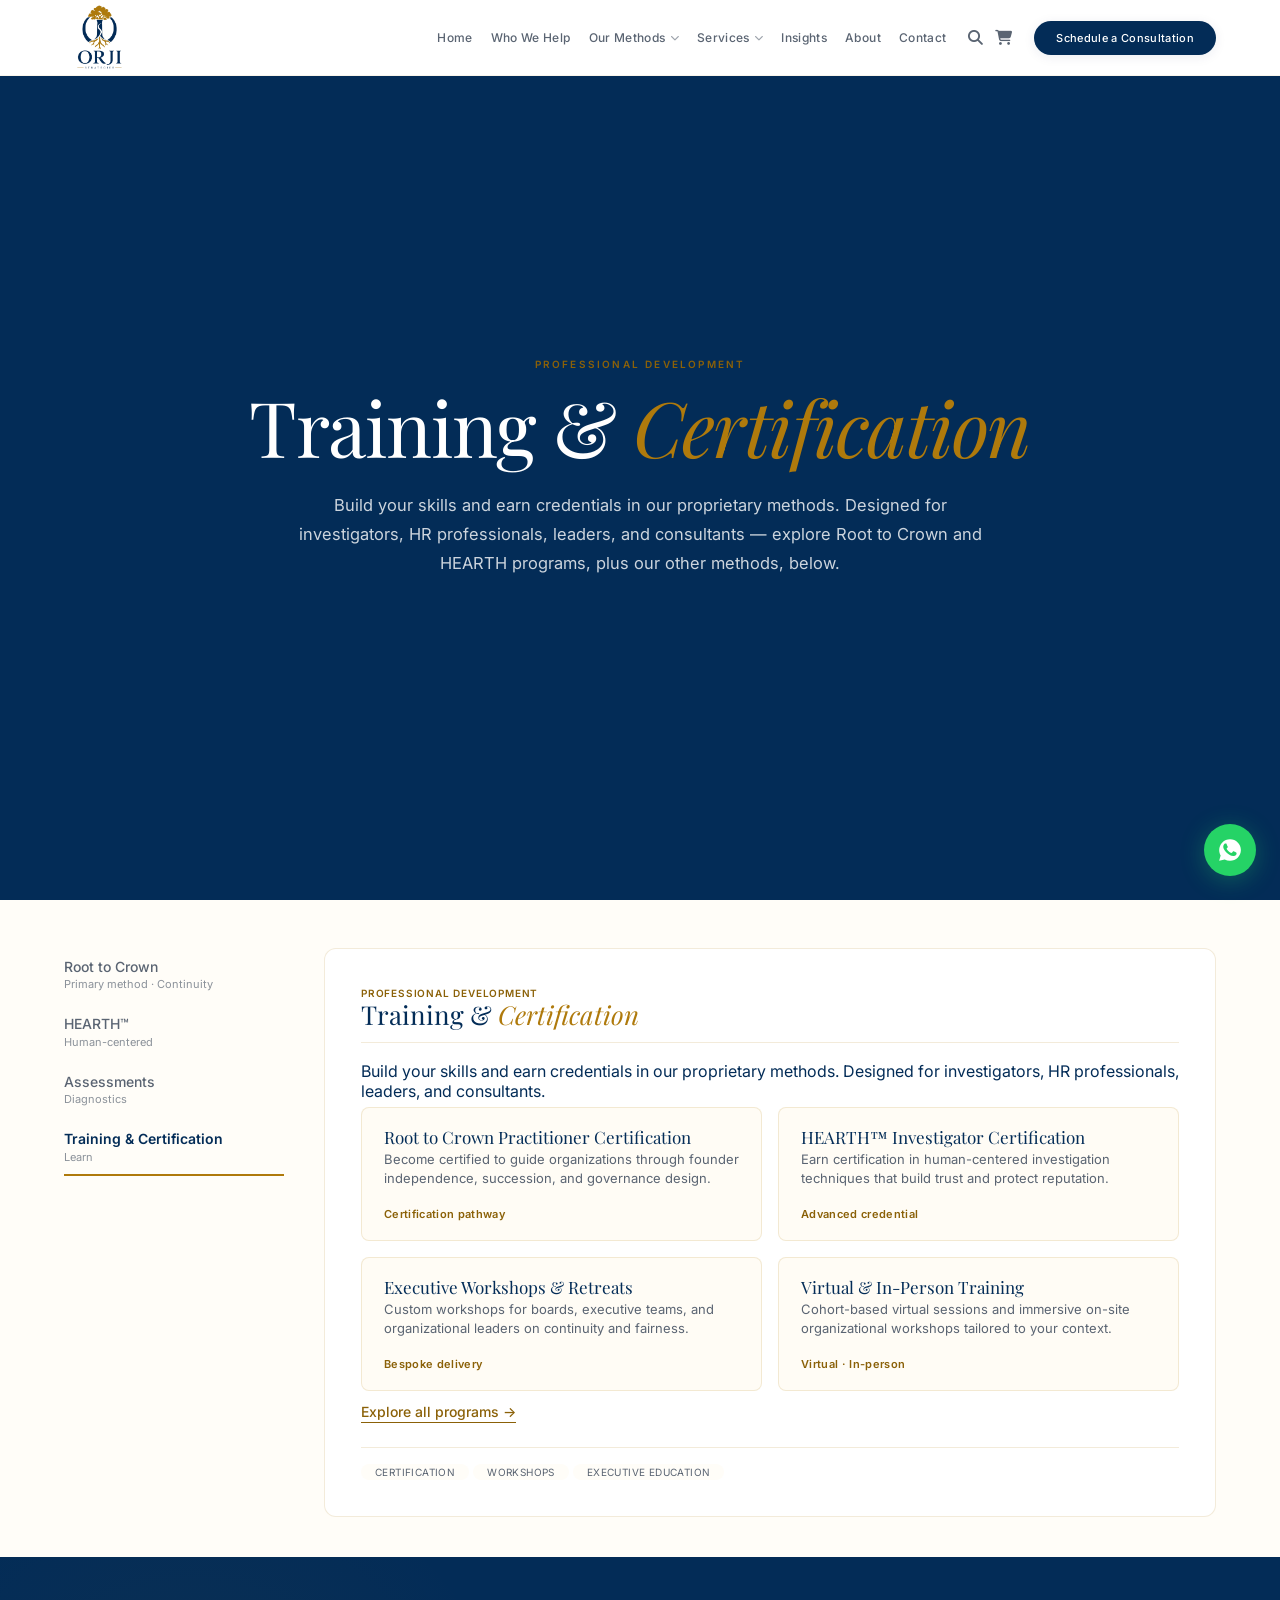
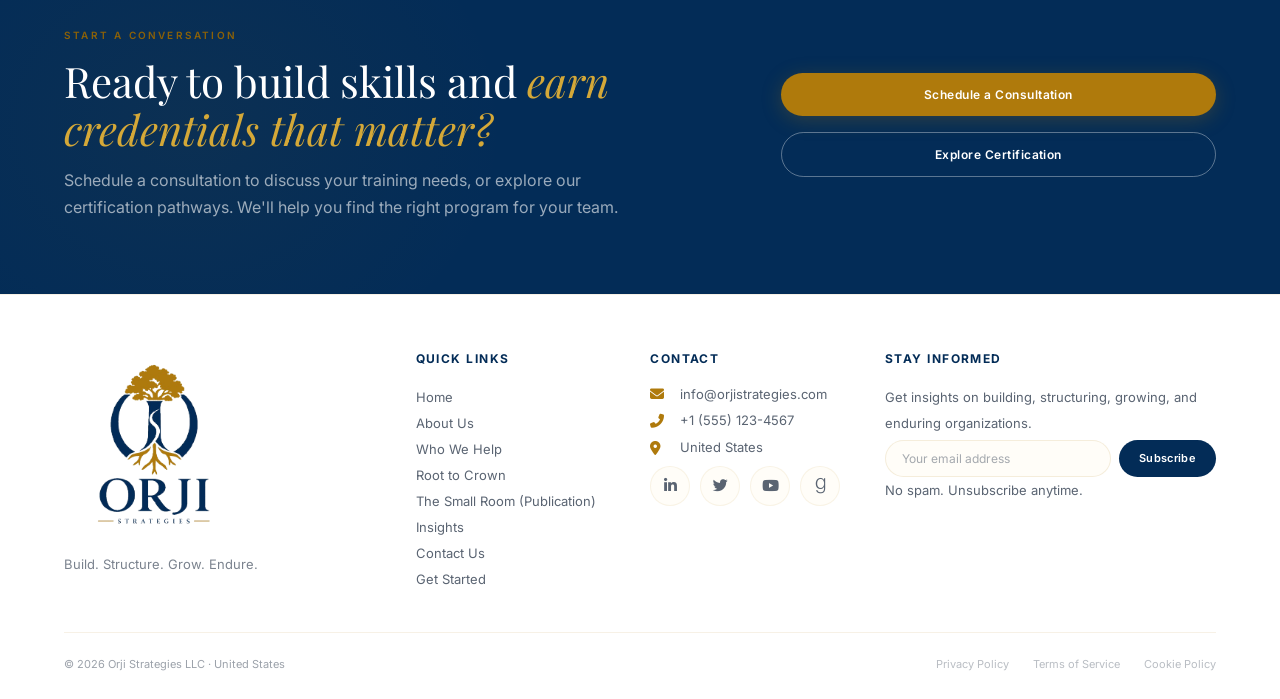
<file: method/training-and-certification.html>
<!DOCTYPE html>
<html lang="en">

<head>
    <meta charset="utf-8">
    <meta name="viewport" content="width=device-width, initial-scale=1">
    <title>Training &amp; Certification | Our Methods | Orji Strategies</title>

    <!-- ===== PRIMARY SEO META ===== -->
    <meta name="description" content="Build your skills and earn credentials in Root to Crown and HEARTH. Orji Strategies offers Root to Crown Practitioner Certification, HEARTH™ Investigator Certification, Executive Workshops & Retreats, and Virtual & In-Person Training for investigators, HR professionals, leaders, and consultants.">
    <meta name="keywords" content="training and certification, Root to Crown Practitioner Certification, HEARTH Investigator Certification, executive workshops, executive retreats, professional development, investigator certification, HR training, leadership training, Orji Strategies, Michael Orji, Build Structure Grow Endure">
    <meta name="author" content="Michael Orji, JD, Th.D. — Orji Strategies LLC">
    <meta name="publisher" content="Orji Strategies LLC">
    <meta name="robots" content="noindex, nofollow, noimageindex, nosnippet, noarchive, notranslate, noimageai, noindexifembedded">
<meta name="googlebot" content="noindex, nofollow, noimageindex, nosnippet, noarchive, notranslate">
<meta name="bingbot" content="noindex, nofollow, noimageindex, nosnippet, noarchive">
    <meta name="rating" content="general">
    <meta name="referrer" content="strict-origin-when-cross-origin">
    <meta name="format-detection" content="telephone=no">
    <meta http-equiv="X-UA-Compatible" content="IE=edge">
    <meta name="theme-color" content="#0E1B2A">
    <meta name="color-scheme" content="light">

    <!-- ===== CANONICAL & LANGUAGE ===== -->
    <link rel="canonical" href="https://orjistrategies.com/method/training-and-certification.html">
    <link rel="alternate" hreflang="en" href="https://orjistrategies.com/method/training-and-certification.html">
    <link rel="alternate" hreflang="en-us" href="https://orjistrategies.com/method/training-and-certification.html">
    <link rel="alternate" hreflang="x-default" href="https://orjistrategies.com/method/training-and-certification.html">

    <!-- ===== ICONS (kept as-is) ===== -->
    <link rel="icon" type="image/x-icon" href="../images/favicon.ico">
    <link rel="icon" type="image/png" sizes="32x32" href="../images/favicon.ico">
    <link rel="icon" type="image/png" sizes="16x16" href="../images/favicon.ico">
    <link rel="apple-touch-icon" sizes="180x180" href="../images/favicon.ico">
    <link rel="mask-icon" href="../images/favicon.ico" color="#0E1B2A">
    <link rel="manifest" href="../site.webmanifest">

    <!-- ===== OPEN GRAPH ===== -->
    <meta property="og:type" content="website">
    <meta property="og:site_name" content="Orji Strategies">
    <meta property="og:locale" content="en_US">
    <meta property="og:title" content="Training &amp; Certification | Our Methods | Orji Strategies">
    <meta property="og:description" content="Build your skills and earn credentials in Root to Crown and HEARTH. Explore Root to Crown Practitioner Certification, HEARTH™ Investigator Certification, Executive Workshops & Retreats, and Virtual & In-Person Training.">
    <meta property="og:url" content="https://orjistrategies.com/method/training-and-certification.html">
    <meta property="og:image" content="https://orjistrategies.com/images/orji-strategies-primary.png">
    <meta property="og:image:secure_url" content="https://orjistrategies.com/images/orji-strategies-primary.png">
    <meta property="og:image:type" content="image/png">
    <meta property="og:image:width" content="1200">
    <meta property="og:image:height" content="630">
    <meta property="og:image:alt" content="Training &amp; Certification — Orji Strategies. Build. Structure. Grow. Endure.">
    <meta property="og:see_also" content="https://orjistrategies.com/">

    <!-- ===== TWITTER / X CARD ===== -->
    <meta name="twitter:card" content="summary_large_image">
    <meta name="twitter:title" content="Training &amp; Certification | Our Methods | Orji Strategies">
    <meta name="twitter:description" content="Build your skills and earn credentials in Root to Crown and HEARTH. Explore certifications, workshops, and training for investigators, HR professionals, leaders, and consultants.">
    <meta name="twitter:image" content="https://orjistrategies.com/images/orji-strategies-primary.png">
    <meta name="twitter:image:alt" content="Training &amp; Certification — Orji Strategies. Build. Structure. Grow. Endure.">
    <meta name="twitter:domain" content="orjistrategies.com">
    <meta name="twitter:url" content="https://orjistrategies.com/method/training-and-certification.html">

    <!-- ===== PERFORMANCE HINTS ===== -->
    <link rel="preconnect" href="https://fonts.googleapis.com">
    <link rel="preconnect" href="https://fonts.gstatic.com" crossorigin>
    <link rel="preconnect" href="https://cdnjs.cloudflare.com" crossorigin>
    <link rel="dns-prefetch" href="https://cdnjs.cloudflare.com">

    <!-- ===== FONTS & STYLES ===== -->
    <link href="https://fonts.googleapis.com/css2?family=Playfair+Display:ital,wght@0,400;0,500;0,600;1,400;1,500&family=Inter:wght@300;400;500;600;700&display=swap" rel="stylesheet">
    <link rel="stylesheet" href="https://cdnjs.cloudflare.com/ajax/libs/font-awesome/6.5.0/css/all.min.css">
    <link rel="stylesheet" href="../css/styles.css">

    <!-- ===== STRUCTURED DATA (JSON-LD) ===== -->
    <script type="application/ld+json">
    {
      "@context": "https://schema.org",
      "@graph": [
        {
          "@type": ["Organization", "ProfessionalService"],
          "@id": "https://orjistrategies.com/#organization",
          "name": "Orji Strategies",
          "legalName": "Orji Strategies LLC",
          "alternateName": "Orji Strategies LLC",
          "url": "https://orjistrategies.com/",
          "description": "Orji Strategies equips founders, organizational leaders, investigators, and boards with Root to Crown—our primary consulting method—and HEARTH, for organizational design, leadership continuity, succession, due process, and institutional strength.",
          "slogan": "Build. Structure. Grow. Endure.",
          "email": "info@orjistrategies.com",
          "telephone": "+1-555-123-4567",
          "logo": {
            "@type": "ImageObject",
            "@id": "https://orjistrategies.com/#logo",
            "url": "https://orjistrategies.com/images/orji-strategies-primary.png",
            "contentUrl": "https://orjistrategies.com/images/orji-strategies-primary.png",
            "caption": "Orji Strategies"
          },
          "image": {
            "@id": "https://orjistrategies.com/#logo"
          },
          "founder": {
            "@id": "https://orjistrategies.com/#michael-orji"
          },
          "address": {
            "@type": "PostalAddress",
            "addressCountry": "US"
          },
          "areaServed": {
            "@type": "Country",
            "name": "United States"
          },
          "contactPoint": [
            {
              "@type": "ContactPoint",
              "@id": "https://orjistrategies.com/#contact",
              "telephone": "+1-555-123-4567",
              "email": "info@orjistrategies.com",
              "contactType": "customer service",
              "areaServed": "US",
              "availableLanguage": ["English"]
            }
          ],
          "sameAs": [
            "https://www.linkedin.com/company/orji-strategies",
            "https://twitter.com/orjistrategies",
            "https://www.youtube.com/@orjistrategies",
            "https://www.goodreads.com/orjistrategies"
          ]
        },
        {
          "@type": "WebSite",
          "@id": "https://orjistrategies.com/#website",
          "url": "https://orjistrategies.com/",
          "name": "Orji Strategies",
          "alternateName": "Orji Strategies LLC",
          "description": "Build. Structure. Grow. Endure. Root to Crown is the primary consulting method of Orji Strategies.",
          "publisher": {
            "@id": "https://orjistrategies.com/#organization"
          },
          "inLanguage": "en-US"
        },
        {
          "@type": "CollectionPage",
          "@id": "https://orjistrategies.com/method/training-and-certification.html#webpage",
          "url": "https://orjistrategies.com/method/training-and-certification.html",
          "name": "Training & Certification | Our Methods | Orji Strategies",
          "isPartOf": {
            "@id": "https://orjistrategies.com/#website"
          },
          "about": {
            "@id": "https://orjistrategies.com/#training-certification"
          },
          "description": "Build your skills and earn credentials in Root to Crown and HEARTH. Explore Root to Crown Practitioner Certification, HEARTH™ Investigator Certification, Executive Workshops & Retreats, and Virtual & In-Person Training.",
          "primaryImageOfPage": {
            "@id": "https://orjistrategies.com/#logo"
          },
          "image": {
            "@id": "https://orjistrategies.com/#logo"
          },
          "inLanguage": "en-US",
          "breadcrumb": {
            "@id": "https://orjistrategies.com/method/training-and-certification.html#breadcrumb"
          },
          "mainEntity": {
            "@id": "https://orjistrategies.com/#training-certification"
          }
        },
        {
          "@type": "BreadcrumbList",
          "@id": "https://orjistrategies.com/method/training-and-certification.html#breadcrumb",
          "itemListElement": [
            {
              "@type": "ListItem",
              "position": 1,
              "name": "Home",
              "item": "https://orjistrategies.com/"
            },
            {
              "@type": "ListItem",
              "position": 2,
              "name": "Our Methods",
              "item": "https://orjistrategies.com/method/assessments.html"
            },
            {
              "@type": "ListItem",
              "position": 3,
              "name": "Training & Certification",
              "item": "https://orjistrategies.com/method/training-and-certification.html"
            }
          ]
        },
        {
          "@type": "ItemList",
          "@id": "https://orjistrategies.com/#methods",
          "name": "Consulting Methods",
          "description": "Proprietary frameworks for organizational strength.",
          "itemListOrder": "https://schema.org/ItemListOrderAscending",
          "numberOfItems": 2,
          "itemListElement": [
            {
              "@type": "ListItem",
              "position": 1,
              "name": "Root to Crown",
              "item": {
                "@id": "https://orjistrategies.com/#root-to-crown"
              }
            },
            {
              "@type": "ListItem",
              "position": 2,
              "name": "HEARTH™",
              "item": {
                "@id": "https://orjistrategies.com/#hearth"
              }
            }
          ]
        },
        {
          "@type": "Service",
          "@id": "https://orjistrategies.com/#root-to-crown",
          "name": "Root to Crown",
          "serviceType": "Primary consulting method — leadership continuity, succession and governance",
          "description": "A comprehensive operating system for founder independence, succession, governance, leadership development, and knowledge transfer across four stages: Roots, Trunk, Branches, and Crown.",
          "url": "https://orjistrategies.com/method/root-to-crown.html",
          "provider": {
            "@id": "https://orjistrategies.com/#organization"
          },
          "areaServed": "US",
          "category": ["Succession", "Governance", "Continuity", "Founder Independence"]
        },
        {
          "@type": "Service",
          "@id": "https://orjistrategies.com/#hearth",
          "name": "HEARTH™",
          "serviceType": "Human-centered workplace investigations and procedural fairness",
          "description": "A human-centered approach to workplace investigations and procedural fairness that builds trust and protects institutional reputation.",
          "url": "https://orjistrategies.com/method/hearth.html",
          "provider": {
            "@id": "https://orjistrategies.com/#organization"
          },
          "areaServed": "US",
          "category": ["Trust", "Fairness", "Culture", "Human-centered"]
        },
        {
          "@type": "Service",
          "@id": "https://orjistrategies.com/#training-certification",
          "name": "Training & Certification",
          "serviceType": "Professional development and certification programs",
          "description": "Build your skills and earn credentials in Root to Crown and HEARTH. Programs include Root to Crown Practitioner Certification, HEARTH™ Investigator Certification, Executive Workshops & Retreats, and Virtual & In-Person Training, designed for investigators, HR professionals, leaders, and consultants.",
          "url": "https://orjistrategies.com/method/training-and-certification.html",
          "provider": {
            "@id": "https://orjistrategies.com/#organization"
          },
          "areaServed": "US",
          "category": ["Certification", "Workshops", "Executive Education"],
          "hasOfferCatalog": {
            "@type": "OfferCatalog",
            "name": "Training & Certification Programs",
            "itemListElement": [
              {
                "@type": "Offer",
                "itemOffered": {
                  "@type": "Service",
                  "name": "Root to Crown Practitioner Certification",
                  "description": "Become certified to guide organizations through founder independence, succession, and governance design.",
                  "provider": { "@id": "https://orjistrategies.com/#organization" }
                }
              },
              {
                "@type": "Offer",
                "itemOffered": {
                  "@type": "Service",
                  "name": "HEARTH™ Investigator Certification",
                  "description": "Earn certification in human-centered investigation techniques that build trust and protect reputation.",
                  "provider": { "@id": "https://orjistrategies.com/#organization" }
                }
              },
              {
                "@type": "Offer",
                "itemOffered": {
                  "@type": "Service",
                  "name": "Executive Workshops & Retreats",
                  "description": "Custom workshops for boards, executive teams, and organizational leaders on continuity and fairness.",
                  "provider": { "@id": "https://orjistrategies.com/#organization" }
                }
              },
              {
                "@type": "Offer",
                "itemOffered": {
                  "@type": "Service",
                  "name": "Virtual & In-Person Training",
                  "description": "Cohort-based virtual sessions and immersive on-site organizational workshops tailored to your context.",
                  "provider": { "@id": "https://orjistrategies.com/#organization" }
                }
              }
            ]
          }
        },
        {
          "@type": "Person",
          "@id": "https://orjistrategies.com/#michael-orji",
          "name": "Michael Orji",
          "givenName": "Michael",
          "familyName": "Orji",
          "honorificSuffix": "JD, Th.D.",
          "jobTitle": "Founder, Author, Workplace Investigator, Consultant, Speaker",
          "description": "Michael Orji brings together legal training, investigation experience, business management, mediation work, and theological depth to help organizations build, structure, grow, and endure.",
          "url": "https://orjistrategies.com/about-us.html",
          "image": "https://images.unsplash.com/photo-1507003211169-0a1dd7228f2d?w=600&h=700&fit=crop&crop=center&q=80",
          "worksFor": {
            "@id": "https://orjistrategies.com/#organization"
          }
        }
      ]
    }
    </script>
</head>

<body>

    <!-- ===== NAV ===== -->
    <nav class="topnav" id="topnav">
        <a class="brand" href="../index.html">
            <img src="../images/orji-strategies-primary.png" alt="Orji Strategies" title="Orji Strategies — Build. Structure. Grow. Endure." />
        </a>
        <div class="desktop-nav">
            <a href="../index.html">Home</a>
            <a href="../who-we-help.html">Who We Help</a>
            <div class="drop">
                <a href="#" class="active">Our Methods <i class="fas fa-chevron-down"></i></a>
                <div class="drop-menu">
                    <a href="root-to-crown.html">Root to Crown</a>
                    <a href="hearth.html">HEARTH™</a>
                    <a href="assessments.html">Assessments</a>
                    <a href="training-and-certification.html">Training &amp; Certification</a>
                </div>
            </div>
            <div class="drop">
                <a href="#">Services <i class="fas fa-chevron-down"></i></a>
                <div class="drop-menu">
                    <a href="../root-to-crown.html">Root to Crown Consulting</a>
                    <a href="../training-and-workshop-service.html">Training &amp; Workshops</a>
                    <a href="../speaking-and-advisory.html">Speaking &amp; Advisory</a>
                </div>
            </div>
            <a href="../insights.html">Insights</a>
            <a href="../about-us.html">About</a>
            <a href="../contact-us.html">Contact</a>
            <div class="nav-icons">
                <a href="#" aria-label="Search"><i class="fas fa-search"></i></a>
                <a href="#" aria-label="Cart"><i class="fas fa-shopping-cart"></i></a>
            </div>
            <a class="nav-cta" href="../get-started.html">Schedule a Consultation</a>
        </div>
        <button class="menu-btn" id="menuBtn" aria-label="Toggle menu">
      <span></span>
      <span></span>
      <span></span>
    </button>
    </nav>

    <!-- ===== MOBILE NAV ===== -->
    <div class="mobile-nav" id="mobileNav">
        <a href="../index.html">Home</a>
        <a href="../who-we-help.html">Who We Help</a>
        <a href="#">Our Methods</a>
        <a class="sub" href="root-to-crown.html">Root to Crown</a>
        <a class="sub" href="hearth.html">HEARTH™</a>
        <a class="sub" href="assessments.html">Assessments</a>
        <a class="sub" href="training-and-certification.html">Training &amp; Certification</a>
        <a href="#">Services</a>
        <a class="sub" href="../root-to-crown.html">Root to Crown Consulting</a>
        <a class="sub" href="../training-and-workshop-service.html">Training &amp; Workshops</a>
        <a class="sub" href="../speaking-and-advisory.html">Speaking &amp; Advisory</a>
        <a href="../insights.html">Insights</a>
        <a href="../about-us.html">About</a>
        <a href="../contact-us.html">Contact</a>
        <div>
            <a href="#"><i class="fas fa-search"></i></a>
            <a href="#"><i class="fas fa-shopping-cart"></i></a>
        </div>
        <a href="../get-started.html">Schedule a Consultation</a>
    </div>

    <!-- ===== MAIN ===== -->
    <main>

        <!-- ===== HERO ===== -->
        <section class="hero">
            <div class="wrap hero-grid">
                <div class="reveal">
                    <div class="kicker">Professional development</div>
                    <h1 class="display">Training &amp; <em>Certification</em></h1>
                    <p class="hero-copy">Build your skills and earn credentials in our proprietary methods. Designed for investigators, HR professionals, leaders, and consultants — explore Root to Crown and HEARTH programs, plus our other methods, below.</p>
                </div>
            </div>
        </section>

        <!-- ===== METHODS WITH TABS ===== -->
        <section>
            <div class="wrap">

                <div class="methods-tab-wrapper">

                    <!-- Tabs -->
                    <div class="methods-tabs">
                        <button class="tab-btn" data-tab="root-to-crown">
                            <span class="tab-label">Root to Crown <small>Primary method · Continuity</small></span>
                        </button>
                        <button class="tab-btn" data-tab="hearth">
                            <span class="tab-label">HEARTH™ <small>Human-centered</small></span>
                        </button>
                        <button class="tab-btn" data-tab="assessments">
                            <span class="tab-label">Assessments <small>Diagnostics</small></span>
                        </button>
                        <button class="tab-btn active" data-tab="training">
                            <span class="tab-label">Training &amp; Certification <small>Learn</small></span>
                        </button>
                    </div>

                    <!-- Content Panels -->
                    <div class="tab-content-panel">

                        <!-- ===== TAB 1: Root to Crown ===== -->
                        <div class="panel-content" id="panel-root-to-crown">
                            <div class="method-header">
                                <span class="badge">Primary consulting method</span>
                                <h2>Root to <em>Crown</em></h2>
                            </div>

                            <div class="method-body">
                                <div class="text-content">
                                    <p>A comprehensive operating system for founder independence, succession, governance, leadership development, and knowledge transfer. Root to Crown helps you build an organization that can endure beyond any single leader — including you.</p>

                                    <div class="stage-grid">
                                        <article class="stage-card">
                                            <span class="stage-number">01</span>
                                            <h4>Roots</h4>
                                            <p>The foundational layer — values, purpose, founder's original intent, core identity, and the unwritten rules that shape culture.</p>
                                        </article>
                                        <article class="stage-card">
                                            <span class="stage-number">02</span>
                                            <h4>Trunk</h4>
                                            <p>The structural core — governance, decision rights, roles, and the operating model that carries the organization's identity into the future.</p>
                                        </article>
                                        <article class="stage-card">
                                            <span class="stage-number">03</span>
                                            <h4>Branches</h4>
                                            <p>The extending capabilities — leadership development, knowledge transfer, and the spread of institutional wisdom across teams and functions.</p>
                                        </article>
                                        <article class="stage-card">
                                            <span class="stage-number">04</span>
                                            <h4>Crown</h4>
                                            <p>The outward expression and legacy — reputation, market position, stakeholder trust, and the organization's enduring impact.</p>
                                        </article>
                                    </div>

                                    <a class="action-link" href="../root-to-crown.html">Explore Root to Crown consulting →</a>
                                </div>

                                <div class="image-content">
                                    <img src="../images/legacy-img.png" alt="Root to Crown method" title="Root to Crown — Leadership continuity, succession, and governance" loading="lazy">
                                </div>
                            </div>

                            <div class="method-footer">
                                <div class="tag-group">
                                    <span>Roots</span>
                                    <span>Trunk</span>
                                    <span>Branches</span>
                                    <span>Crown</span>
                                </div>
                            </div>
                        </div>

                        <!-- ===== TAB 2: HEARTH™ ===== -->
                        <div class="panel-content" id="panel-hearth">
                            <div class="method-header">
                                <span class="badge">Human-centered process</span>
                                <h2>HEARTH<em>™</em></h2>
                            </div>
                            <div class="method-body">
                                <div class="text-content">
                                    <p>A human-centered approach to workplace investigations and procedural fairness that builds trust and protects institutional reputation. HEARTH™ prioritizes the dignity of all participants while maintaining rigorous investigative standards.</p>
                                    <ul>
                                        <li><i class="fas fa-circle"></i> Human-centered investigation framework</li>
                                        <li><i class="fas fa-circle"></i> Trust-building in sensitive processes</li>
                                        <li><i class="fas fa-circle"></i> Trauma-informed interviewing techniques</li>
                                        <li><i class="fas fa-circle"></i> Reputation protection &amp; institutional trust</li>
                                        <li><i class="fas fa-circle"></i> Fair &amp; compassionate outcomes</li>
                                    </ul>
                                    <a class="action-link" href="hearth.html">Discover HEARTH™ →</a>
                                </div>
                                <div class="image-content">
                                    <img src="../images/hearth.png" alt="HEARTH method" title="HEARTH™ — Human-centered investigations and procedural fairness" loading="lazy">
                                </div>
                            </div>
                            <div class="method-footer">
                                <div class="tag-group">
                                    <span>Trust</span>
                                    <span>Fairness</span>
                                    <span>Culture</span>
                                    <span>Human-centered</span>
                                </div>
                            </div>
                        </div>

                        <!-- ===== TAB 3: Assessments ===== -->
                        <div class="panel-content" id="panel-assessments">
                            <div class="method-header">
                                <span class="badge">Diagnostic tools</span>
                                <h2>Assessments &amp; <em>Audits</em></h2>
                            </div>
                            <p>Our assessments help you identify risks, measure readiness, and prioritize action. Each assessment provides a clear starting point for building a stronger, more enduring organization.</p>
                            <div class="assessment-grid">
                                <div class="assessment-card">
                                    <h4>Founder Dependency Assessment</h4>
                                    <p>Measure how dependent your organization is on its founder and identify critical knowledge gaps.</p>
                                    <button class="btn-sm">Take Assessment</button>
                                </div>
                                <div class="assessment-card">
                                    <h4>Founder Mortality Test</h4>
                                    <p>A practical exercise to test whether your organization could survive a sudden leadership absence.</p>
                                    <button class="btn-sm">Take Test</button>
                                </div>
                                <div class="assessment-card">
                                    <h4>Fair Process Audit</h4>
                                    <p>Evaluate your organization's procedural fairness, investigation quality, and decision-making processes.</p>
                                    <button class="btn-sm">Start Audit</button>
                                </div>
                                <div class="assessment-card">
                                    <h4>Institutional Knowledge Risk</h4>
                                    <p>Identify where critical knowledge resides and how vulnerable your organization is to knowledge loss.</p>
                                    <button class="btn-sm">Assess Risk</button>
                                </div>
                            </div>
                            <div>
                                <a class="action-link" href="../get-started.html">View all assessments →</a>
                            </div>
                            <div class="method-footer">
                                <div class="tag-group">
                                    <span>Diagnostics</span>
                                    <span>Risk Assessment</span>
                                    <span>Readiness</span>
                                </div>
                            </div>
                        </div>

                        <!-- ===== TAB 4: Training & Certification (default active) ===== -->
                        <div class="panel-content active" id="panel-training">
                            <div class="method-header">
                                <span class="badge">Professional development</span>
                                <h2>Training &amp; <em>Certification</em></h2>
                            </div>
                            <p>Build your skills and earn credentials in our proprietary methods. Designed for investigators, HR professionals, leaders, and consultants.</p>
                            <div class="training-grid">
                                <div class="training-item">
                                    <h4>Root to Crown Practitioner Certification</h4>
                                    <p>Become certified to guide organizations through founder independence, succession, and governance design.</p>
                                    <span class="price-tag">Certification pathway</span>
                                </div>
                                <div class="training-item">
                                    <h4>HEARTH™ Investigator Certification</h4>
                                    <p>Earn certification in human-centered investigation techniques that build trust and protect reputation.</p>
                                    <span class="price-tag">Advanced credential</span>
                                </div>
                                <div class="training-item">
                                    <h4>Executive Workshops &amp; Retreats</h4>
                                    <p>Custom workshops for boards, executive teams, and organizational leaders on continuity and fairness.</p>
                                    <span class="price-tag">Bespoke delivery</span>
                                </div>
                                <div class="training-item">
                                    <h4>Virtual &amp; In-Person Training</h4>
                                    <p>Cohort-based virtual sessions and immersive on-site organizational workshops tailored to your context.</p>
                                    <span class="price-tag">Virtual · In-person</span>
                                </div>
                            </div>
                            <div>
                                <a class="action-link" href="../get-started.html">Explore all programs →</a>
                            </div>
                            <div class="method-footer">
                                <div class="tag-group">
                                    <span>Certification</span>
                                    <span>Workshops</span>
                                    <span>Executive Education</span>
                                </div>
                            </div>
                        </div>

                    </div>
                    <!-- /tab-content-panel -->
                </div>
                <!-- /methods-tab-wrapper -->

            </div>
        </section>

        <!-- ===== FINAL CTA ===== -->
        <section class="cta-section">
            <div class="wrap cta-grid">
                <div class="reveal">
                    <div class="kicker">Start a conversation</div>
                    <h2 class="h2">Ready to build skills and <em>earn credentials that matter?</em></h2>
                    <p class="lead">Schedule a consultation to discuss your training needs, or explore our certification pathways. We'll help you find the right program for your team.</p>
                </div>
                <div class="cta-actions reveal reveal-delay-1">
                    <a class="btn btn-primary" href="../get-started.html">Schedule a Consultation</a>
                    <a class="btn btn-outline-light" href="../contact-us.html">Explore Certification</a>
                </div>
            </div>
        </section>

    </main>

    <!-- ===== FOOTER ===== -->
    <footer>
        <div class="footer-grid">
            <div class="footer-col">
                <img src="../images/orji-strategies-primary.png" alt="Orji Strategies" title="Orji Strategies — Build. Structure. Grow. Endure." class="footer-logo">
                <p class="brand-tagline">Build. Structure. Grow. Endure.</p>
            </div>
            <div class="footer-col">
                <h4>Quick Links</h4>
                <a href="../index.html">Home</a>
                <a href="../about-us.html">About Us</a>
                <a href="../who-we-help.html">Who We Help</a>
                <a href="../root-to-crown.html">Root to Crown</a>
                <a href="../the-small-room.html">The Small Room (Publication)</a>
                <a href="../insights.html">Insights</a>
                <a href="../contact-us.html">Contact Us</a>
                <a href="../get-started.html">Get Started</a>
            </div>
            <div class="footer-col">
                <h4>Contact</h4>
                <div class="contact-item">
                    <i class="fas fa-envelope"></i>
                    <span>info@orjistrategies.com</span>
                </div>
                <div class="contact-item">
                    <i class="fas fa-phone-alt"></i>
                    <span>+1 (555) 123-4567</span>
                </div>
                <div class="contact-item">
                    <i class="fas fa-map-marker-alt"></i>
                    <span>United States</span>
                </div>
                <div class="footer-social">
                    <a href="#" aria-label="LinkedIn"><i class="fab fa-linkedin-in"></i></a>
                    <a href="#" aria-label="Twitter"><i class="fab fa-twitter"></i></a>
                    <a href="#" aria-label="YouTube"><i class="fab fa-youtube"></i></a>
                    <a href="#" aria-label="Goodreads"><i class="fab fa-goodreads-g"></i></a>
                </div>
            </div>
            <div class="footer-col">
                <h4>Stay Informed</h4>
                <p>Get insights on building, structuring, growing, and enduring organizations.</p>
                <div class="newsletter-wrap">
                    <input type="email" placeholder="Your email address" aria-label="Email for newsletter">
                    <button>Subscribe</button>
                </div>
                <p>No spam. Unsubscribe anytime.</p>
            </div>
        </div>
        <div class="footer-bottom">
            <span>© 2026 Orji Strategies LLC · United States</span>
            <div class="footer-legal">
                <a href="#">Privacy Policy</a>
                <a href="#">Terms of Service</a>
                <a href="#">Cookie Policy</a>
            </div>
        </div>
    </footer>

    <!-- ===== WHATSAPP ===== -->
    <a class="wa" href="#" target="_blank" rel="noopener" aria-label="WhatsApp Orji Strategies">
        <svg viewBox="0 0 24 24" aria-hidden="true">
            <path fill="currentColor" d="M12.04 2C6.52 2 2.03 6.49 2.03 12.01c0 1.76.46 3.48 1.33 5L2 22l5.12-1.34a9.98 9.98 0 0 0 4.92 1.25h.01c5.52 0 10.01-4.49 10.01-10.01C22.06 6.49 17.57 2 12.04 2Zm5.84 14.12c-.25.7-1.47 1.34-2.02 1.42-.52.08-1.18.12-1.9-.12-.44-.14-1.01-.33-1.74-.65-3.06-1.32-5.05-4.39-5.2-4.59-.15-.2-1.24-1.65-1.24-3.15 0-1.5.78-2.24 1.06-2.55.28-.31.61-.39.81-.39.2 0 .41 0 .59.01.19.01.44-.07.69.53.25.61.86 2.1.94 2.25.08.15.13.33.02.53-.1.2-.15.33-.3.51-.15.18-.32.4-.46.54-.15.15-.3.31-.13.61.18.3.78 1.28 1.68 2.08 1.15 1.03 2.12 1.35 2.42 1.5.3.15.48.13.66-.08.18-.2.76-.89.96-1.2.2-.31.41-.25.69-.15.28.1 1.78.84 2.08.99.3.15.51.23.58.36.08.13.08.74-.17 1.44Z"></path>
        </svg>
    </a>

    <!-- ===== SCRIPTS ===== -->
    <script>
        // Mobile menu
        const menuBtn = document.getElementById('menuBtn');
        const mobileNav = document.getElementById('mobileNav');
        menuBtn.addEventListener('click', function() {
            this.classList.toggle('open');
            mobileNav.classList.toggle('open');
            this.setAttribute('aria-expanded', mobileNav.classList.contains('open'));
        });
        mobileNav.querySelectorAll('a').forEach(link => {
            link.addEventListener('click', () => {
                menuBtn.classList.remove('open');
                mobileNav.classList.remove('open');
                menuBtn.setAttribute('aria-expanded', 'false');
            });
        });

        // Nav shadow
        const nav = document.getElementById('topnav');
        window.addEventListener('scroll', function() {
            nav.classList.toggle('scrolled', window.scrollY > 20);
        });

        // Tab functionality
        const tabBtns = document.querySelectorAll('.tab-btn');
        const panels = {
            'root-to-crown': document.getElementById('panel-root-to-crown'),
            hearth: document.getElementById('panel-hearth'),
            assessments: document.getElementById('panel-assessments'),
            training: document.getElementById('panel-training')
        };

        tabBtns.forEach(btn => {
            btn.addEventListener('click', function() {
                tabBtns.forEach(b => b.classList.remove('active'));
                this.classList.add('active');

                Object.values(panels).forEach(p => p.classList.remove('active'));

                const tab = this.dataset.tab;
                if (panels[tab]) {
                    panels[tab].classList.add('active');
                }
            });
        });

        // Reveal animations
        const reveals = document.querySelectorAll('.reveal');
        const revealObserver = new IntersectionObserver((entries) => {
            entries.forEach(entry => {
                if (entry.isIntersecting) {
                    entry.target.classList.add('visible');
                }
            });
        }, {
            threshold: 0.10,
            rootMargin: '0px 0px -30px 0px'
        });
        reveals.forEach(el => revealObserver.observe(el));
    </script>

</body>

</html>
</file>
<file: css/styles.css>
/* =============================================================
   ORJI STRATEGIES — MASTER STYLESHEET
   Theme: White · Antique Gold (#AF7A0C) · Midnight Navy (#032C57)
   Brand brief compliant · 100% Responsive · Mobile-centered
   ============================================================= */


/* ===== ROOT VARIABLES ===== */

:root {
    --navy: #032C57;          /* Brand exact — Midnight Navy */
    --navy-deep: #01203f;     /* derived */
    --navy-soft: #0b3d6e;     /* derived */
    --gold: #AF7A0C;          /* Brand exact — Antique Gold */
    --gold-rich: #8b6108;     /* derived, accessible for small text (5.65:1 on white) */
    --gold-light: #d4a838;    /* derived, used on navy (6.09:1) */
    --gold-subtle: #f5e6c8;   /* derived */
    --gold-hover-gradient: linear-gradient(160deg, #fdf8ed 0%, #f5e6c8 100%);
    --white: #FFFFFF;         /* Brand exact — Process neutral */
    --ivory: #FFFDF8;         /* Brand exact — Reversed neutral */
    --warm-ivory: #FFFCF5;    /* derived — very subtle warm variant for section alternation */
    --muted-gray: #5a6472;    /* derived, secondary text */
    --ink: #032C57;           /* Brand exact */
    --shadow-soft: 0 6px 24px rgba(3, 44, 87, 0.05);
    --shadow-hover: 0 16px 48px rgba(3, 44, 87, 0.12);
    --shadow-hero: 0 30px 70px rgba(3, 44, 87, 0.5);
    --serif: 'Playfair Display', Georgia, serif;
    --sans: 'Inter', -apple-system, BlinkMacSystemFont, sans-serif;
    --radius: 16px;
    --transition: 0.4s cubic-bezier(0.23, 1, 0.32, 1);
}


/* ===== RESET ===== */

* {
    box-sizing: border-box;
    margin: 0;
    padding: 0;
}

html {
    scroll-behavior: smooth;
}

body {
    font-family: var(--sans);
    color: var(--ink);
    background: var(--ivory);
    -webkit-font-smoothing: antialiased;
    overflow-x: hidden;
}

a {
    color: inherit;
    text-decoration: none;
}

img {
    max-width: 100%;
    display: block;
}

.wrap {
    width: min(1160px, 92vw);
    margin: 0 auto;
    padding: 0 4px;
}


/* ===== TYPOGRAPHY ===== */

.kicker {
    font-size: 10px;
    letter-spacing: 0.22em;
    text-transform: uppercase;
    color: var(--gold-rich);
    font-weight: 600;
    margin-bottom: 16px;
    font-family: var(--sans);
}

.display {
    font-family: var(--serif);
    font-size: clamp(38px, 6vw, 78px);
    line-height: 1.05;
    font-weight: 400;
    color: var(--white);
    letter-spacing: -0.02em;
}

.display em {
    font-style: italic;
    color: var(--gold);
}

.h2 {
    font-family: var(--serif);
    font-size: clamp(28px, 4.2vw, 50px);
    line-height: 1.1;
    font-weight: 400;
    color: var(--navy);
}

.h2 em {
    font-style: italic;
    color: var(--gold);
}

.lead {
    font-size: 16px;
    line-height: 1.75;
    color: var(--muted-gray);
    max-width: 600px;
}


/* ===== NAV ===== */

.topnav {
    height: 76px;
    padding: 0 5vw;
    display: flex;
    align-items: center;
    justify-content: space-between;
    background: rgba(255, 255, 255, 0.94);
    backdrop-filter: blur(20px) saturate(180%);
    -webkit-backdrop-filter: blur(20px) saturate(180%);
    position: sticky;
    top: 0;
    z-index: 500;
    border-bottom: 1px solid rgba(175, 122, 12, 0.08);
    transition: var(--transition);
}

.topnav.scrolled {
    box-shadow: 0 4px 30px rgba(3, 44, 87, 0.04);
}

.brand {
    display: flex;
    align-items: center;
    flex-shrink: 0;
}

.brand img {
    height: 75px;
    width: auto;
    display: block;
}

.desktop-nav {
    display: flex;
    align-items: center;
    gap: 18px;
    font-size: 12px;
    font-weight: 500;
}

.desktop-nav>a,
.drop>a {
    padding: 26px 0;
    position: relative;
    letter-spacing: 0.03em;
    color: var(--muted-gray);
    transition: var(--transition);
    font-weight: 500;
    white-space: nowrap;
}

.desktop-nav>a:hover,
.drop>a:hover {
    color: var(--navy);
}

.desktop-nav>a::after,
.drop>a::after {
    content: '';
    position: absolute;
    bottom: 18px;
    left: 50%;
    width: 0;
    height: 2px;
    background: var(--gold);
    transition: var(--transition);
    transform: translateX(-50%);
    border-radius: 2px;
}

.desktop-nav>a:hover::after,
.drop:hover>a::after {
    width: 80%;
}

.drop {
    position: relative;
    align-self: stretch;
    display: flex;
    align-items: center;
}

.drop>a {
    display: flex;
    align-items: center;
    gap: 4px;
}

.drop>a .fa-chevron-down {
    font-size: 9px;
    opacity: 0.6;
}

.drop-menu {
    position: absolute;
    top: 100%;
    left: -20px;
    width: 240px;
    background: rgba(255, 255, 255, 0.98);
    backdrop-filter: blur(16px);
    border-radius: var(--radius);
    box-shadow: 0 16px 48px rgba(3, 44, 87, 0.08);
    padding: 8px;
    opacity: 0;
    visibility: hidden;
    pointer-events: none;
    transform: translateY(8px);
    transition: var(--transition);
    margin-top: 2px;
    border: 1px solid rgba(175, 122, 12, 0.06);
}

.drop:hover .drop-menu,
.drop:focus-within .drop-menu {
    opacity: 1;
    visibility: visible;
    pointer-events: auto;
    transform: translateY(0);
}

.drop-menu a {
    display: block;
    padding: 10px 16px;
    font-size: 11.5px;
    border-radius: 8px;
    transition: var(--transition);
    font-weight: 400;
    color: var(--muted-gray);
}

.drop-menu a:hover {
    background: var(--gold-hover-gradient);
    color: var(--gold-rich);
}

.nav-icons {
    display: flex;
    align-items: center;
    gap: 12px;
    color: var(--muted-gray);
    font-size: 15px;
    margin-left: 4px;
}

.nav-icons a {
    transition: var(--transition);
    display: flex;
    align-items: center;
}

.nav-icons a:hover {
    color: var(--gold-rich);
}

.nav-cta {
    background: var(--navy);
    color: var(--white) !important;
    padding: 10px 22px !important;
    border-radius: 40px;
    font-weight: 600;
    transition: var(--transition);
    letter-spacing: 0.02em;
    font-size: 11px !important;
    box-shadow: 0 2px 12px rgba(3, 44, 87, 0.08);
    white-space: nowrap;
    margin-left: 4px;
}

.nav-cta:hover {
    background: var(--gold);
    transform: translateY(-2px);
    box-shadow: 0 8px 28px rgba(175, 122, 12, 0.3);
    color: var(--white) !important;
}

.nav-cta::after {
    display: none !important;
}

.menu-btn {
    display: none;
    width: 44px;
    height: 44px;
    border: none;
    background: transparent;
    flex-direction: column;
    justify-content: center;
    align-items: center;
    gap: 5px;
    cursor: pointer;
    padding: 8px;
    border-radius: 8px;
    transition: var(--transition);
}

.menu-btn:hover {
    background: rgba(175, 122, 12, 0.08);
}

.menu-btn span {
    display: block;
    width: 22px;
    height: 2px;
    background: var(--navy);
    border-radius: 2px;
    transition: var(--transition);
    margin: 0 auto;
}

.menu-btn.open span:nth-child(1) {
    transform: rotate(45deg) translate(5px, 5px);
}

.menu-btn.open span:nth-child(2) {
    opacity: 0;
}

.menu-btn.open span:nth-child(3) {
    transform: rotate(-45deg) translate(5px, -5px);
}


/* ===== MOBILE NAV ===== */

.mobile-nav {
    display: none;
    position: fixed;
    top: 76px;
    left: 0;
    right: 0;
    background: rgba(255, 255, 255, 0.98);
    backdrop-filter: blur(16px);
    z-index: 490;
    padding: 24px 5vw 32px;
    border-bottom: 1px solid rgba(175, 122, 12, 0.06);
    box-shadow: 0 8px 30px rgba(3, 44, 87, 0.04);
    max-height: calc(100dvh - 76px);
    overflow-y: auto;
}

.mobile-nav.open {
    display: block;
}

.mobile-nav a {
    display: block;
    padding: 12px 0;
    border-bottom: 1px solid rgba(175, 122, 12, 0.06);
    font-size: 13.5px;
    font-weight: 500;
    transition: var(--transition);
    color: var(--muted-gray);
}

.mobile-nav a:hover {
    color: var(--gold-rich);
    padding-left: 8px;
}

.mobile-nav .sub {
    padding-left: 24px;
    font-weight: 400;
    font-size: 12.5px;
    color: var(--muted-gray);
    opacity: 0.75;
    border-bottom: none;
}

.mobile-nav .sub:last-of-type {
    border-bottom: 1px solid rgba(175, 122, 12, 0.06);
}

.mobile-nav .sub:hover {
    padding-left: 30px;
}


/* ===== BUTTONS ===== */

.btn {
    display: inline-flex;
    align-items: center;
    justify-content: center;
    gap: 10px;
    padding: 14px 36px;
    font-size: 12px;
    font-weight: 600;
    letter-spacing: 0.04em;
    border-radius: 60px;
    border: none;
    cursor: pointer;
    transition: var(--transition);
    text-decoration: none;
    font-family: var(--sans);
    text-align: center;
}

.btn-primary {
    background: var(--gold);
    color: var(--white);
    box-shadow: 0 4px 20px rgba(175, 122, 12, 0.25);
}

.btn-primary:hover {
    background: var(--gold-rich);
    transform: translateY(-3px);
    box-shadow: 0 12px 36px rgba(175, 122, 12, 0.35);
}

.btn-dark {
    background: var(--navy);
    color: var(--white);
}

.btn-dark:hover {
    background: var(--navy-soft);
    transform: translateY(-3px);
    box-shadow: 0 12px 30px rgba(3, 44, 87, 0.15);
}

.btn-outline-light {
    background: transparent;
    color: var(--white);
    border: 1.5px solid rgba(255, 255, 255, 0.35);
}

.btn-outline-light:hover {
    background: var(--white);
    color: var(--navy);
    transform: translateY(-3px);
    box-shadow: 0 8px 24px rgba(3, 44, 87, 0.1);
}

.btn-sm {
    font-size: 10px;
    padding: 8px 28px;
    border-radius: 40px;
    background: var(--navy);
    color: var(--white);
    border: none;
    cursor: pointer;
    transition: var(--transition);
    font-weight: 600;
    letter-spacing: 0.04em;
    font-family: var(--sans);
}

.btn-sm:hover {
    background: var(--gold);
    transform: translateY(-2px);
    box-shadow: 0 8px 24px rgba(175, 122, 12, 0.25);
}

.text-link {
    display: inline-flex;
    align-items: center;
    gap: 8px;
    font-size: 12px;
    font-weight: 600;
    color: var(--gold-rich);
    transition: var(--transition);
    border-bottom: 2px solid var(--gold-rich);
    padding-bottom: 4px;
    font-family: var(--sans);
}

.text-link:hover {
    gap: 14px;
    color: #5e4206;
    border-color: #5e4206;
}


/* ===== SECTIONS & LAYOUT UTILITIES ===== */

section {
    padding: 40px 0;
}

.section-intro {
    max-width: 720px;
    margin-bottom: 48px;
}

.reveal {
    opacity: 0;
    transform: translateY(28px);
    transition: 0.8s cubic-bezier(0.23, 1, 0.32, 1);
}

.reveal.visible {
    opacity: 1;
    transform: translateY(0);
}

.reveal-delay-1 {
    transition-delay: 0.08s;
}

.reveal-delay-2 {
    transition-delay: 0.16s;
}

.reveal-delay-3 {
    transition-delay: 0.24s;
}

.reveal-delay-4 {
    transition-delay: 0.32s;
}

.reveal-delay-5 {
    transition-delay: 0.40s;
}


/* ===== HERO (Home) ===== */

.hero {
    background: var(--navy);
    color: var(--white);
    padding: 40px 0 80px;
    position: relative;
    overflow: hidden;
    min-height: calc(100vh - 76px);
    display: flex;
    align-items: center;
    background-image: linear-gradient(135deg, rgba(3, 44, 87, 0.85) 0%, rgba(3, 44, 87, 0.55) 100%), url('https://images.unsplash.com/photo-1522071820081-009f0129c71c?w=1600&h=900&fit=crop&crop=center&q=80');
    background-size: cover;
    background-position: center 30%;
    background-attachment: fixed;
}

.hero::before {
    content: '';
    position: absolute;
    inset: 0;
    background: linear-gradient(135deg, rgba(3, 44, 87, 0.75) 0%, rgba(3, 44, 87, 0.45) 100%);
    pointer-events: none;
    z-index: 1;
}

.hero-grid {
    position: relative;
    z-index: 2;
    max-width: 900px;
    margin: 0 auto;
    text-align: center;
}

.hero .display {
    color: var(--white);
}

.hero-copy {
    font-size: 16.5px;
    line-height: 1.75;
    color: rgba(255, 255, 255, 0.8);
    max-width: 700px;
    margin: 24px auto 0;
}

.hero-actions {
    display: flex;
    align-items: center;
    justify-content: center;
    gap: 18px;
    margin-top: 36px;
    flex-wrap: wrap;
}

.hero-stats {
    display: flex;
    justify-content: center;
    gap: 48px;
    margin-top: 40px;
    padding-top: 28px;
    border-top: 1px solid rgba(255, 255, 255, 0.12);
}

.hero-stats .num {
    font-family: var(--serif);
    font-size: 28px;
    color: var(--gold-light);
    display: block;
    font-weight: 500;
    line-height: 1;
}

.hero-stats .label {
    font-size: 10px;
    color: rgba(255, 255, 255, 0.55);
    text-transform: uppercase;
    letter-spacing: 0.08em;
    margin-top: 6px;
    display: block;
}


/* ===== PATHWAYS ===== */

.pathways {
    background: var(--ivory);
}

.pathway-grid {
    display: grid;
    grid-template-columns: 1fr 1fr;
    gap: 30px;
    margin-top: 16px;
}

.pathway-card {
    padding: 44px 38px 40px;
    border-radius: var(--radius);
    background: var(--white);
    transition: var(--transition);
    box-shadow: var(--shadow-soft);
    border: none;
}

.pathway-card:hover {
    transform: translateY(-8px);
    box-shadow: var(--shadow-hover);
    background: var(--gold-hover-gradient);
}

.pathway-card .tag {
    display: inline-block;
    font-size: 9px;
    font-weight: 600;
    text-transform: uppercase;
    letter-spacing: 0.12em;
    color: var(--gold-rich);
    background: rgba(175, 122, 12, 0.08);
    padding: 4px 16px;
    border-radius: 40px;
    margin-bottom: 16px;
}

.pathway-card h3 {
    font-family: var(--serif);
    font-size: 25px;
    line-height: 1.2;
    font-weight: 400;
    margin-bottom: 12px;
    color: var(--navy);
}

.pathway-card p {
    font-size: 14px;
    line-height: 1.7;
    color: var(--muted-gray);
    margin-bottom: 22px;
}


/* ===== PROBLEMS ===== */

.problems {
    background: var(--warm-ivory);
}

.problem-grid {
    display: grid;
    grid-template-columns: repeat(4, 1fr);
    gap: 20px;
}

.problem-item {
    padding: 28px 24px;
    border-radius: var(--radius);
    background: var(--white);
    transition: var(--transition);
    box-shadow: var(--shadow-soft);
    border: none;
}

.problem-item:hover {
    transform: translateY(-6px);
    box-shadow: var(--shadow-hover);
    background: var(--gold-hover-gradient);
}

.problem-item h4 {
    font-family: var(--serif);
    font-size: 20px;
    font-weight: 400;
    margin-bottom: 6px;
    color: var(--navy);
}

.problem-item p {
    font-size: 12.5px;
    line-height: 1.65;
    color: var(--muted-gray);
}


/* ===== METHODS ===== */

.methods {
    background: var(--ivory);
}

.method-grid {
    display: grid;
    grid-template-columns: repeat(3, 1fr);
    gap: 30px;
}

.method-card {
    border-radius: var(--radius);
    overflow: hidden;
    background: var(--white);
    transition: var(--transition);
    box-shadow: var(--shadow-soft);
    border: none;
}

.method-card:hover {
    transform: translateY(-10px);
    box-shadow: var(--shadow-hover);
    background: var(--gold-hover-gradient);
}

.method-card .img-wrap {
    height: 200px;
    overflow: hidden;
    background: var(--navy);
    position: relative;
}

.method-card .img-wrap img {
    width: 100%;
    height: 100%;
    object-fit: cover;
    transition: var(--transition);
}

.method-card:hover .img-wrap img {
    transform: scale(1.04);
}

.method-card .img-wrap .label {
    position: absolute;
    top: 16px;
    left: 16px;
    background: rgba(3, 44, 87, 0.7);
    backdrop-filter: blur(8px);
    color: var(--white);
    font-size: 8.5px;
    font-weight: 600;
    text-transform: uppercase;
    letter-spacing: 0.1em;
    padding: 4px 16px;
    border-radius: 40px;
    border-left: 2px solid var(--gold);
}

.method-card .body {
    padding: 28px 30px 32px;
}

.method-card .body .tag {
    font-size: 9px;
    font-weight: 600;
    text-transform: uppercase;
    letter-spacing: 0.1em;
    color: var(--gold-rich);
    display: block;
    margin-bottom: 4px;
}

.method-card .body h3 {
    font-family: var(--serif);
    font-size: 26px;
    font-weight: 400;
    margin-bottom: 10px;
    color: var(--navy);
}

.method-card .body p {
    font-size: 13.5px;
    line-height: 1.7;
    color: var(--muted-gray);
    margin-bottom: 18px;
}

.method-card .body .tags {
    display: flex;
    gap: 6px;
    flex-wrap: wrap;
}

.method-card .body .tags span {
    font-size: 8.5px;
    text-transform: uppercase;
    letter-spacing: 0.06em;
    padding: 4px 16px;
    background: rgba(175, 122, 12, 0.06);
    border-radius: 40px;
    color: var(--muted-gray);
}


/* ===== DELIVERY ===== */

.delivery {
    background: var(--navy);
    color: var(--white);
    padding: 56px 0 !important;
    position: relative;
    overflow: hidden;
}

.delivery::before {
    content: '';
    position: absolute;
    top: -50%;
    right: -20%;
    width: 60%;
    height: 200%;
    background: radial-gradient(ellipse, rgba(175, 122, 12, 0.05) 0%, transparent 70%);
    pointer-events: none;
}

.delivery-grid {
    display: grid;
    grid-template-columns: 1fr 1fr;
    gap: 5vw;
    align-items: center;
    position: relative;
    z-index: 1;
}

.delivery-grid .big {
    font-family: var(--serif);
    font-size: clamp(26px, 3vw, 38px);
    line-height: 1.2;
    color: var(--white);
}

.delivery-grid .big em {
    color: var(--gold-light);
    font-style: italic;
}

.delivery-grid p {
    font-size: 14px;
    line-height: 1.8;
    color: rgba(255, 255, 255, 0.6);
}

.delivery-grid p strong {
    color: var(--white);
    font-weight: 500;
}

.delivery-tags {
    margin-top: 20px;
    display: flex;
    gap: 12px;
    flex-wrap: wrap;
}

.delivery-tags span {
    font-size: 9.5px;
    text-transform: uppercase;
    letter-spacing: 0.1em;
    color: var(--gold-light);
    padding: 4px 18px;
    border: 1px solid rgba(255, 255, 255, 0.06);
    border-radius: 40px;
    background: rgba(255, 255, 255, 0.03);
}


/* ===== WHO WE HELP (Home) ===== */

.who-help {
    background: var(--warm-ivory);
}

.help-grid {
    display: grid;
    grid-template-columns: repeat(4, 1fr);
    gap: 20px;
}

.help-item {
    padding: 30px 26px;
    border-radius: var(--radius);
    background: var(--white);
    transition: var(--transition);
    box-shadow: var(--shadow-soft);
    border: none;
    display: flex;
    flex-direction: column;
}

.help-item:hover {
    transform: translateY(-6px);
    box-shadow: var(--shadow-hover);
    background: var(--gold-hover-gradient);
}

.help-item .idx {
    font-size: 9.5px;
    font-weight: 600;
    color: var(--gold-rich);
    letter-spacing: 0.12em;
    margin-bottom: 10px;
}

.help-item h4 {
    font-family: var(--serif);
    font-size: 20px;
    font-weight: 400;
    margin-bottom: 6px;
    color: var(--navy);
}

.help-item p {
    font-size: 12.5px;
    line-height: 1.6;
    color: var(--muted-gray);
    flex: 1;
}

.help-item .link {
    font-size: 11px;
    font-weight: 600;
    color: var(--gold-rich);
    margin-top: 16px;
    display: inline-flex;
    align-items: center;
    gap: 4px;
    transition: var(--transition);
    letter-spacing: 0.02em;
}

.help-item .link:hover {
    gap: 12px;
    color: #5e4206;
}


/* ===== FOUNDER ===== */

.founder {
    background: var(--ivory);
}

.founder-grid {
    display: grid;
    grid-template-columns: 0.6fr 1.4fr;
    gap: 5vw;
    align-items: center;
}

.founder-image {
    border-radius: var(--radius);
    overflow: hidden;
    aspect-ratio: 0.85;
    background: var(--navy);
    box-shadow: var(--shadow-soft);
    position: relative;
}

.founder-image img {
    width: 100%;
    height: 100%;
    object-fit: cover;
    transition: var(--transition);
}

.founder-image:hover img {
    transform: scale(1.02);
}

.founder-image .monogram {
    position: absolute;
    bottom: 20px;
    right: 20px;
    font-family: var(--serif);
    font-size: 44px;
    color: rgba(255, 255, 255, 0.06);
    font-weight: 600;
    letter-spacing: 0.04em;
}

.founder-info {
    display: flex;
    flex-direction: column;
    gap: 12px;
}

.founder-info .title {
    font-size: 10.5px;
    font-weight: 600;
    color: var(--gold-rich);
    letter-spacing: 0.15em;
    text-transform: uppercase;
}

.founder-info .name {
    font-family: var(--serif);
    font-size: 34px;
    font-weight: 400;
    line-height: 1.1;
    color: var(--navy);
}

.founder-info .role {
    font-size: 15px;
    color: var(--muted-gray);
}

.founder-info .bio {
    font-size: 14px;
    line-height: 1.8;
    color: var(--muted-gray);
    max-width: 560px;
}

.founder-creds {
    display: flex;
    gap: 24px;
    flex-wrap: wrap;
    border-top: 1px solid rgba(175, 122, 12, 0.1);
    padding-top: 16px;
    margin-top: 8px;
}

.founder-creds span {
    font-size: 11px;
    font-weight: 500;
    color: var(--muted-gray);
    letter-spacing: 0.02em;
}


/* ===== BOOKS ===== */

.books {
    background: var(--warm-ivory);
}

.book-grid {
    display: grid;
    grid-template-columns: repeat(4, 1fr);
    gap: 24px;
}

.book-card {
    background: var(--white);
    border-radius: var(--radius);
    overflow: hidden;
    transition: var(--transition);
    text-align: center;
    padding: 28px 22px 30px;
    box-shadow: var(--shadow-soft);
    border: none;
}

.book-card:hover {
    transform: translateY(-8px);
    box-shadow: var(--shadow-hover);
    background: var(--gold-hover-gradient);
}

.book-card .cover {
    width: 100%;
    aspect-ratio: 0.7;
    background: var(--navy);
    border-radius: 8px;
    margin-bottom: 16px;
    overflow: hidden;
}

.book-card .cover img {
    width: 100%;
    height: 100%;
    object-fit: cover;
}

.book-card h4 {
    font-family: var(--serif);
    font-size: 17px;
    font-weight: 400;
    margin-bottom: 2px;
    color: var(--navy);
}

.book-card .author {
    font-size: 11px;
    color: var(--muted-gray);
    margin-bottom: 10px;
}

.book-card .price {
    font-size: 14px;
    font-weight: 600;
    color: var(--gold-rich);
}

.book-card .btn-sm {
    margin-top: 14px;
}


/* ===== CTA SECTIONS ===== */

.cta-section,
.about-cta,
.service-cta-block,
.insights-cta {
    background: var(--navy);
    color: var(--white);
    position: relative;
    overflow: hidden;
    padding: 72px 0;
}

.cta-section::before,
.about-cta::before,
.service-cta-block::before {
    content: '';
    position: absolute;
    top: -30%;
    left: -10%;
    width: 50%;
    height: 160%;
    background: radial-gradient(ellipse, rgba(175, 122, 12, 0.05) 0%, transparent 70%);
    pointer-events: none;
}

.cta-grid {
    display: grid;
    grid-template-columns: 1.2fr 0.8fr;
    gap: 5vw;
    align-items: center;
    position: relative;
    z-index: 1;
}

.cta-section .h2,
.about-cta h2,
.service-cta-block h2,
.insights-cta h2 {
    color: var(--white);
    font-family: var(--serif);
    font-weight: 400;
    line-height: 1.15;
    font-size: clamp(26px, 3.6vw, 42px);
}

.cta-section .h2 em,
.about-cta h2 em,
.service-cta-block h2 em,
.insights-cta h2 em {
    color: var(--gold-light);
    font-style: italic;
}

.cta-section .lead,
.about-cta p,
.service-cta-block p,
.insights-cta p {
    color: rgba(255, 255, 255, 0.6);
    margin-top: 14px;
    font-size: 16px;
    line-height: 1.7;
    max-width: 600px;
}

.service-cta-block,
.insights-cta {
    text-align: center;
}

.service-cta-block p,
.insights-cta p {
    margin-left: auto;
    margin-right: auto;
}

.cta-actions {
    display: flex;
    flex-direction: column;
    gap: 16px;
    align-items: flex-start;
}

.cta-actions .btn {
    width: 100%;
    justify-content: center;
}

.cta-actions .link,
.about-cta .btn {
    color: rgba(255, 255, 255, 0.4);
    font-size: 12px;
    transition: var(--transition);
    border-bottom: 1px solid rgba(255, 255, 255, 0.08);
    padding-bottom: 4px;
    display: inline-block;
}

.cta-actions .link:hover {
    color: var(--gold-light);
    border-color: var(--gold-light);
}

.btn-group {
    display: flex;
    gap: 16px;
    justify-content: center;
    flex-wrap: wrap;
    margin-top: 28px;
}


/* ===== FOOTER ===== */

footer {
    background: var(--white);
    color: var(--muted-gray);
    padding: 56px 5vw 28px;
    border-top: 1px solid rgba(175, 122, 12, 0.1);
    box-shadow: 0 -2px 24px rgba(3, 44, 87, 0.02);
}

.footer-grid {
    display: grid;
    grid-template-columns: 1.6fr 1fr 1fr 1.2fr;
    gap: 40px;
    max-width: 1160px;
    margin: 0 auto;
    padding-bottom: 40px;
    border-bottom: 1px solid rgba(175, 122, 12, 0.1);
}

.footer-col h4 {
    color: var(--navy);
    font-size: 12px;
    font-weight: 700;
    letter-spacing: 0.12em;
    text-transform: uppercase;
    margin-bottom: 18px;
    font-family: var(--sans);
}

.footer-col p,
.footer-col a {
    font-size: 13px;
    line-height: 2;
    color: var(--muted-gray);
    display: block;
    transition: var(--transition);
}

.footer-col a:hover {
    color: var(--gold-rich);
    padding-left: 4px;
}

.footer-col .footer-logo {
    height: auto;
    width: 180px;
    margin-bottom: 14px;
    display: block;
}

.footer-col .brand-tagline {
    font-size: 13px;
    color: var(--muted-gray);
    max-width: 280px;
    line-height: 1.6;
    font-weight: 400;
    opacity: 0.8;
}

.footer-col .contact-item {
    display: flex;
    align-items: center;
    gap: 12px;
    margin-bottom: 6px;
    font-size: 13px;
    color: var(--muted-gray);
    line-height: 1.6;
}

.footer-col .contact-item i {
    width: 18px;
    color: var(--gold);
    font-size: 14px;
    flex-shrink: 0;
}

.footer-social {
    display: flex;
    gap: 10px;
    margin-top: 8px;
}

.footer-social a {
    display: flex;
    align-items: center;
    justify-content: center;
    width: 40px;
    height: 40px;
    border-radius: 50%;
    background: var(--ivory);
    color: var(--muted-gray);
    transition: var(--transition);
    font-size: 15px;
    border: 1px solid rgba(175, 122, 12, 0.08);
}

.footer-social a:hover {
    background: var(--gold);
    color: var(--white);
    transform: translateY(-3px);
    border-color: var(--gold);
}

.newsletter-wrap {
    display: flex;
    gap: 8px;
    margin-top: 4px;
}

.newsletter-wrap input {
    background: var(--ivory);
    border: 1px solid rgba(175, 122, 12, 0.12);
    padding: 10px 16px;
    border-radius: 40px;
    font-size: 12px;
    color: var(--navy);
    flex: 1;
    min-width: 100px;
    font-family: var(--sans);
    transition: var(--transition);
    outline: none;
}

.newsletter-wrap input:focus {
    border-color: var(--gold);
    box-shadow: 0 0 0 3px rgba(175, 122, 12, 0.1);
}

.newsletter-wrap input::placeholder {
    color: var(--muted-gray);
    opacity: 0.55;
}

.newsletter-wrap button {
    background: var(--navy);
    border: none;
    padding: 10px 20px;
    border-radius: 40px;
    color: var(--white);
    font-weight: 600;
    font-size: 11px;
    cursor: pointer;
    transition: var(--transition);
    font-family: var(--sans);
    letter-spacing: 0.03em;
    white-space: nowrap;
}

.newsletter-wrap button:hover {
    background: var(--gold);
    transform: translateY(-2px);
}

.footer-bottom {
    display: flex;
    justify-content: space-between;
    align-items: center;
    flex-wrap: wrap;
    gap: 16px;
    max-width: 1160px;
    margin: 0 auto;
    padding-top: 24px;
    font-size: 11px;
    color: var(--muted-gray);
    opacity: 0.6;
}

.footer-bottom .footer-legal {
    display: flex;
    gap: 24px;
}

.footer-bottom .footer-legal a {
    color: var(--muted-gray);
    transition: var(--transition);
    opacity: 0.7;
}

.footer-bottom .footer-legal a:hover {
    color: var(--gold-rich);
    opacity: 1;
}


/* ===== WHATSAPP ===== */

.wa {
    position: fixed;
    right: 24px;
    bottom: 24px;
    width: 52px;
    height: 52px;
    border-radius: 50%;
    background: #25D366;
    color: var(--white);
    display: flex;
    align-items: center;
    justify-content: center;
    z-index: 80;
    box-shadow: 0 4px 24px rgba(37, 211, 102, 0.3);
    transition: var(--transition);
}

.wa:hover {
    transform: scale(1.06);
    box-shadow: 0 8px 36px rgba(37, 211, 102, 0.4);
}

.wa svg {
    width: 26px;
    height: 26px;
    display: block;
}


/* =============================================================
   ABOUT PAGE
   ============================================================= */

.about-hero,
.contact-hero,
.get-started-hero,
.insights-hero,
.service-hero {
    background: var(--navy);
    color: var(--white);
    padding: 70px 0 80px;
    position: relative;
    overflow: hidden;
    text-align: center;
}

.about-hero::before,
.contact-hero::before,
.get-started-hero::before,
.insights-hero::before,
.service-hero::before {
    content: '';
    position: absolute;
    inset: 0;
    background: linear-gradient(135deg, rgba(3, 44, 87, 0.85) 0%, rgba(3, 44, 87, 0.5) 100%);
    pointer-events: none;
    z-index: 1;
}

.about-hero .wrap,
.contact-hero .wrap,
.get-started-hero .wrap,
.insights-hero .wrap,
.service-hero .wrap {
    position: relative;
    z-index: 2;
    max-width: 900px;
    margin: 0 auto;
}

.about-hero .kicker,
.contact-hero .kicker,
.get-started-hero .kicker,
.insights-hero .kicker,
.service-hero .kicker {
    color: var(--gold-light);
    margin-bottom: 12px;
}

.about-hero h1,
.contact-hero h1,
.get-started-hero h1,
.insights-hero h1,
.service-hero .display {
    color: var(--white);
    font-family: var(--serif);
    font-size: clamp(34px, 5vw, 62px);
    font-weight: 400;
    line-height: 1.08;
    margin-bottom: 16px;
}

.about-hero h1 em,
.contact-hero h1 em,
.get-started-hero h1 em,
.insights-hero h1 em,
.service-hero .display em {
    color: var(--gold-light);
    font-style: italic;
}

.about-hero .lead,
.contact-hero .lead,
.get-started-hero .lead,
.insights-hero .hero-copy,
.service-hero .hero-copy {
    color: rgba(255, 255, 255, 0.78);
    font-size: 16.5px;
    line-height: 1.8;
    max-width: 700px;
    margin: 0 auto;
}


/* About: Mission grid */

.about-mission {
    padding: 60px 0 40px;
    background: var(--ivory);
}

.mission-grid {
    display: grid;
    grid-template-columns: repeat(3, 1fr);
    gap: 30px;
}

.mission-item {
    background: var(--white);
    padding: 32px 28px;
    border-radius: var(--radius);
    box-shadow: var(--shadow-soft);
    transition: var(--transition);
    text-align: center;
}

.mission-item:hover {
    transform: translateY(-6px);
    box-shadow: var(--shadow-hover);
    background: var(--gold-hover-gradient);
}

.mission-item .icon {
    font-size: 32px;
    color: var(--gold);
    margin-bottom: 14px;
}

.mission-item h3 {
    font-family: var(--serif);
    font-size: 22px;
    font-weight: 400;
    margin-bottom: 8px;
    color: var(--navy);
}

.mission-item p {
    font-size: 14px;
    line-height: 1.7;
    color: var(--muted-gray);
}


/* About: Story */

.about-story {
    padding: 40px 0 60px;
    background: var(--warm-ivory);
}

.story-grid {
    display: grid;
    grid-template-columns: 1fr 1fr;
    gap: 50px;
    align-items: center;
}

.story-grid .image-wrap {
    border-radius: var(--radius);
    overflow: hidden;
    box-shadow: var(--shadow-soft);
    aspect-ratio: 1.2;
    background: var(--navy);
}

.story-grid .image-wrap img {
    width: 100%;
    height: 100%;
    object-fit: cover;
    transition: var(--transition);
}

.story-grid .image-wrap:hover img {
    transform: scale(1.02);
}

.story-text h2 {
    font-family: var(--serif);
    font-size: 34px;
    font-weight: 400;
    line-height: 1.2;
    margin-bottom: 16px;
    color: var(--navy);
}

.story-text h2 em {
    color: var(--gold);
    font-style: italic;
}

.story-text p {
    font-size: 15px;
    line-height: 1.8;
    color: var(--muted-gray);
    margin-bottom: 16px;
}

.story-text .stats {
    display: flex;
    gap: 32px;
    margin-top: 24px;
    padding-top: 20px;
    border-top: 1px solid rgba(175, 122, 12, 0.12);
}

.story-text .stats .num {
    font-family: var(--serif);
    font-size: 28px;
    color: var(--gold);
    font-weight: 500;
    line-height: 1;
}

.story-text .stats .label {
    font-size: 11px;
    color: var(--muted-gray);
    text-transform: uppercase;
    letter-spacing: 0.06em;
    margin-top: 4px;
}


/* About: Founder (shares with .founder) */

.about-founder {
    padding: 60px 0;
    background: var(--ivory);
}


/* =============================================================
   CONTACT PAGE
   ============================================================= */

.contact-section {
    padding: 60px 0 80px;
    background: var(--ivory);
}

.contact-grid {
    display: grid;
    grid-template-columns: 1fr 1.2fr;
    gap: 50px;
    align-items: start;
}

.contact-info h2 {
    font-family: var(--serif);
    font-size: 30px;
    font-weight: 400;
    line-height: 1.2;
    margin-bottom: 8px;
    color: var(--navy);
}

.contact-info h2 em {
    color: var(--gold);
    font-style: italic;
}

.contact-info>p {
    color: var(--muted-gray);
    line-height: 1.7;
    margin-bottom: 28px;
}

.info-card {
    display: flex;
    align-items: flex-start;
    gap: 16px;
    margin-bottom: 24px;
}

.info-card .icon {
    width: 44px;
    height: 44px;
    border-radius: 50%;
    background: var(--gold-hover-gradient);
    display: flex;
    align-items: center;
    justify-content: center;
    flex-shrink: 0;
    color: var(--gold-rich);
    font-size: 18px;
    transition: var(--transition);
}

.info-card:hover .icon {
    background: var(--gold);
    color: var(--white);
    transform: scale(1.04);
}

.info-card .text h4 {
    font-family: var(--serif);
    font-size: 18px;
    font-weight: 500;
    margin-bottom: 2px;
    color: var(--navy);
}

.info-card .text p,
.info-card .text a {
    font-size: 14px;
    color: var(--muted-gray);
    line-height: 1.6;
}

.info-card .text a:hover {
    color: var(--gold-rich);
}

.contact-social {
    display: flex;
    gap: 12px;
    margin-top: 20px;
}

.contact-social a {
    display: flex;
    align-items: center;
    justify-content: center;
    width: 44px;
    height: 44px;
    border-radius: 50%;
    background: var(--white);
    color: var(--muted-gray);
    border: 1px solid rgba(175, 122, 12, 0.1);
    transition: var(--transition);
    font-size: 17px;
}

.contact-social a:hover {
    background: var(--gold);
    color: var(--white);
    transform: translateY(-4px);
    border-color: var(--gold);
}

.contact-form-wrap,
.get-started-form {
    background: var(--white);
    padding: 36px 32px 40px;
    border-radius: var(--radius);
    box-shadow: var(--shadow-soft);
    transition: var(--transition);
}

.contact-form-wrap:hover,
.get-started-form:hover {
    box-shadow: var(--shadow-hover);
}

.contact-form-wrap h3,
.get-started-form h3 {
    font-family: var(--serif);
    font-size: 26px;
    font-weight: 400;
    margin-bottom: 4px;
    color: var(--navy);
}

.contact-form-wrap .sub {
    font-size: 14px;
    color: var(--muted-gray);
    margin-bottom: 24px;
}

.form-group {
    margin-bottom: 20px;
}

.contact-form-wrap label,
.get-started-form label {
    display: block;
    font-size: 12px;
    font-weight: 600;
    letter-spacing: 0.04em;
    color: var(--navy);
    margin-bottom: 4px;
}

.contact-form-wrap label .required,
.get-started-form label .required {
    color: #c0392b;
    margin-left: 2px;
}

.contact-form-wrap input,
.contact-form-wrap select,
.contact-form-wrap textarea,
.get-started-form input,
.get-started-form select,
.get-started-form textarea {
    width: 100%;
    padding: 12px 16px;
    border: 1px solid rgba(175, 122, 12, 0.18);
    border-radius: 10px;
    font-family: var(--sans);
    font-size: 14px;
    background: var(--warm-ivory);
    transition: var(--transition);
    color: var(--navy);
    outline: none;
}

.contact-form-wrap input:focus,
.contact-form-wrap select:focus,
.contact-form-wrap textarea:focus,
.get-started-form input:focus,
.get-started-form select:focus,
.get-started-form textarea:focus {
    border-color: var(--gold);
    box-shadow: 0 0 0 3px rgba(175, 122, 12, 0.12);
    background: var(--white);
}

.contact-form-wrap textarea,
.get-started-form textarea {
    resize: vertical;
    min-height: 130px;
}

.btn-submit {
    background: var(--gold);
    color: var(--white);
    border: none;
    padding: 14px 32px;
    border-radius: 60px;
    font-weight: 600;
    font-size: 13px;
    letter-spacing: 0.04em;
    cursor: pointer;
    transition: var(--transition);
    width: 100%;
    font-family: var(--sans);
}

.btn-submit:hover {
    background: var(--gold-rich);
    transform: translateY(-2px);
    box-shadow: 0 8px 28px rgba(175, 122, 12, 0.35);
}

.form-footnote {
    font-size: 11px;
    color: var(--muted-gray);
    opacity: 0.7;
    margin-top: 12px;
    text-align: center;
}

.map-section {
    padding: 0 0 60px;
    background: var(--ivory);
}

.map-section iframe {
    width: 100%;
    height: 300px;
    border-radius: var(--radius);
    border: 0;
    box-shadow: var(--shadow-soft);
    filter: grayscale(0.2) contrast(1.05);
}


/* =============================================================
   GET STARTED PAGE
   ============================================================= */

.form-section {
    padding: 60px 0 80px;
    background: var(--ivory);
}

.form-grid {
    display: grid;
    grid-template-columns: 1fr 1.2fr;
    gap: 50px;
    align-items: start;
}

.form-info h2 {
    font-family: var(--serif);
    font-size: 32px;
    font-weight: 400;
    line-height: 1.2;
    margin-bottom: 16px;
    color: var(--navy);
}

.form-info h2 em {
    color: var(--gold);
    font-style: italic;
}

.form-info p {
    color: var(--muted-gray);
    line-height: 1.7;
    margin-bottom: 24px;
}

.form-info .benefits {
    list-style: none;
    padding: 0;
}

.form-info .benefits li {
    display: flex;
    align-items: center;
    gap: 12px;
    margin-bottom: 12px;
    font-size: 14px;
    color: var(--muted-gray);
}

.form-info .benefits li i {
    color: var(--gold);
    width: 20px;
    font-size: 16px;
}


/* =============================================================
   INSIGHTS PAGE
   ============================================================= */

.insights-section {
    padding: 64px 0;
}

.insights-section-alt {
    background: var(--warm-ivory);
}

.section-label {
    font-size: 10px;
    letter-spacing: 0.22em;
    text-transform: uppercase;
    color: var(--gold-rich);
    font-weight: 600;
    margin-bottom: 8px;
}

.section-headline {
    font-family: var(--serif);
    font-size: 32px;
    font-weight: 400;
    line-height: 1.1;
    margin-bottom: 8px;
    color: var(--navy);
}

.section-headline em {
    color: var(--gold);
    font-style: italic;
}

.section-sub {
    font-size: 15px;
    line-height: 1.7;
    color: var(--muted-gray);
    max-width: 640px;
}

.insights-hero .search-wrap {
    margin: 24px auto 0;
    display: flex;
    max-width: 500px;
    background: rgba(255, 255, 255, 0.08);
    border-radius: 60px;
    border: 1px solid rgba(255, 255, 255, 0.12);
    padding: 4px;
    backdrop-filter: blur(4px);
}

.insights-hero .search-wrap input {
    flex: 1;
    background: transparent;
    border: none;
    padding: 12px 20px;
    font-size: 14px;
    color: var(--white);
    font-family: var(--sans);
    outline: none;
}

.insights-hero .search-wrap input::placeholder {
    color: rgba(255, 255, 255, 0.45);
}

.insights-hero .search-wrap button {
    background: var(--gold);
    border: none;
    padding: 8px 24px;
    border-radius: 40px;
    color: var(--white);
    font-weight: 600;
    font-size: 13px;
    cursor: pointer;
    transition: var(--transition);
    font-family: var(--sans);
}

.insights-hero .search-wrap button:hover {
    background: var(--gold-rich);
}


/* Categories grid */

.categories-grid {
    display: grid;
    grid-template-columns: repeat(4, 1fr);
    gap: 20px;
    margin-top: 8px;
}

.category-card {
    background: var(--white);
    padding: 24px 22px 22px;
    border-radius: var(--radius);
    box-shadow: var(--shadow-soft);
    transition: var(--transition);
    border: 1px solid transparent;
    text-align: center;
}

.category-card:hover {
    transform: translateY(-6px);
    box-shadow: var(--shadow-hover);
    border-color: rgba(175, 122, 12, 0.2);
    background: var(--gold-hover-gradient);
}

.category-card .icon {
    font-size: 28px;
    color: var(--gold);
    margin-bottom: 10px;
    display: block;
}

.category-card h4 {
    font-family: var(--serif);
    font-size: 17px;
    font-weight: 400;
    margin-bottom: 4px;
    line-height: 1.2;
    color: var(--navy);
}

.category-card p {
    font-size: 12.5px;
    line-height: 1.5;
    color: var(--muted-gray);
    margin-bottom: 10px;
}

.category-card .link {
    font-size: 11px;
    font-weight: 600;
    color: var(--gold-rich);
    display: inline-flex;
    align-items: center;
    gap: 4px;
    transition: var(--transition);
}

.category-card .link:hover {
    gap: 10px;
    color: #5e4206;
}


/* Articles */

.articles-grid {
    display: grid;
    grid-template-columns: repeat(3, 1fr);
    gap: 30px;
    margin-top: 12px;
}

.article-card {
    background: var(--white);
    border-radius: var(--radius);
    overflow: hidden;
    box-shadow: var(--shadow-soft);
    transition: var(--transition);
    border: 1px solid transparent;
}

.article-card:hover {
    transform: translateY(-8px);
    box-shadow: var(--shadow-hover);
    border-color: rgba(175, 122, 12, 0.15);
}

.article-card .img-wrap {
    height: 200px;
    overflow: hidden;
    background: var(--navy);
}

.article-card .img-wrap img {
    width: 100%;
    height: 100%;
    object-fit: cover;
    transition: var(--transition);
}

.article-card:hover .img-wrap img {
    transform: scale(1.03);
}

.article-card .body {
    padding: 22px 24px 26px;
}

.article-card .body .tag {
    display: inline-block;
    font-size: 9px;
    font-weight: 600;
    text-transform: uppercase;
    letter-spacing: 0.08em;
    color: var(--gold-rich);
    background: rgba(175, 122, 12, 0.08);
    padding: 2px 14px;
    border-radius: 40px;
    margin-bottom: 8px;
}

.article-card .body .date {
    font-size: 11px;
    color: var(--muted-gray);
    opacity: 0.6;
    display: block;
    margin-bottom: 4px;
}

.article-card .body h3 {
    font-family: var(--serif);
    font-size: 20px;
    font-weight: 400;
    line-height: 1.25;
    margin-bottom: 6px;
    color: var(--navy);
}

.article-card .body p {
    font-size: 13.5px;
    line-height: 1.6;
    color: var(--muted-gray);
    margin-bottom: 14px;
}

.article-card .body .read-link {
    font-size: 12px;
    font-weight: 600;
    color: var(--gold-rich);
    display: inline-flex;
    align-items: center;
    gap: 6px;
    transition: var(--transition);
}

.article-card .body .read-link:hover {
    gap: 12px;
    color: #5e4206;
}


/* Insights CTA form */

.insights-cta .form-inline {
    display: flex;
    gap: 12px;
    justify-content: center;
    flex-wrap: wrap;
    max-width: 480px;
    margin: 0 auto;
}

.insights-cta .form-inline input {
    flex: 1;
    padding: 12px 20px;
    border-radius: 40px;
    border: 1px solid rgba(255, 255, 255, 0.15);
    background: rgba(255, 255, 255, 0.06);
    color: var(--white);
    font-size: 14px;
    font-family: var(--sans);
    outline: none;
    min-width: 180px;
}

.insights-cta .form-inline input::placeholder {
    color: rgba(255, 255, 255, 0.45);
}

.insights-cta .form-inline button {
    background: var(--gold);
    border: none;
    padding: 12px 32px;
    border-radius: 40px;
    color: var(--white);
    font-weight: 600;
    font-size: 13px;
    cursor: pointer;
    transition: var(--transition);
    font-family: var(--sans);
    white-space: nowrap;
}

.insights-cta .form-inline button:hover {
    background: var(--gold-rich);
}


/* =============================================================
   OUR METHODS PAGE (Tabs)
   ============================================================= */

.methods-tab-wrapper {
    display: flex;
    gap: 40px;
    align-items: flex-start;
    margin-top: 8px;
}

.methods-tabs {
    flex: 0 0 220px;
    display: flex;
    flex-direction: column;
    gap: 2px;
}

.methods-tabs .tab-btn {
    display: block;
    width: 100%;
    text-align: left;
    padding: 10px 0;
    border: none;
    border-bottom: 2px solid transparent;
    background: transparent;
    font-family: var(--sans);
    font-size: 14px;
    font-weight: 500;
    color: var(--muted-gray);
    cursor: pointer;
    transition: all 0.2s ease;
    line-height: 1.3;
}

.methods-tabs .tab-btn:hover {
    color: var(--navy);
}

.methods-tabs .tab-btn.active {
    color: var(--navy);
    border-bottom-color: var(--gold);
    font-weight: 600;
}

.methods-tabs .tab-btn .tab-label small {
    display: block;
    font-weight: 400;
    font-size: 11px;
    color: var(--muted-gray);
    opacity: 0.7;
    margin-top: 1px;
}

.tab-content-panel {
    flex: 1;
    background: var(--white);
    padding: 32px 36px 36px;
    border: 1px solid rgba(175, 122, 12, 0.15);
    border-radius: 12px;
    min-height: 420px;
}

.tab-content-panel .panel-content {
    display: none;
    animation: fadeIn 0.3s ease;
}

.tab-content-panel .panel-content.active {
    display: block;
}

@keyframes fadeIn {
    from {
        opacity: 0;
    }
    to {
        opacity: 1;
    }
}

.panel-content .method-header {
    margin-bottom: 18px;
    border-bottom: 1px solid rgba(175, 122, 12, 0.15);
    padding-bottom: 12px;
}

.panel-content .method-header .badge {
    display: inline-block;
    font-size: 10px;
    font-weight: 600;
    text-transform: uppercase;
    letter-spacing: 0.08em;
    color: var(--gold-rich);
    margin-bottom: 2px;
}

.panel-content .method-header h2 {
    font-family: var(--serif);
    font-size: 26px;
    font-weight: 400;
    margin: 0;
    line-height: 1.1;
    color: var(--navy);
}

.panel-content .method-header h2 em {
    color: var(--gold);
    font-style: italic;
}

.panel-content .method-body {
    display: flex;
    flex-direction: column;
    gap: 12px;
}

.panel-content .method-body .text-content p {
    font-size: 15px;
    line-height: 1.7;
    color: var(--muted-gray);
    margin-bottom: 12px;
}

.panel-content .method-body .text-content ul {
    list-style: none;
    padding: 0;
    margin: 6px 0 0;
    display: grid;
    grid-template-columns: 1fr 1fr;
    gap: 2px 24px;
}

.panel-content .method-body .text-content ul li {
    font-size: 13.5px;
    line-height: 1.6;
    color: var(--muted-gray);
    padding: 4px 0;
    display: flex;
    align-items: center;
    gap: 8px;
}

.panel-content .method-body .text-content ul li i {
    color: var(--gold);
    font-size: 7px;
}

.panel-content .method-body .image-content {
    margin-top: 8px;
    border-radius: 8px;
    overflow: hidden;
    background: var(--warm-ivory);
    border: 1px solid rgba(175, 122, 12, 0.15);
    max-width: 100%;
}

.panel-content .method-body .image-content img {
    width: 100%;
    height: auto;
    display: block;
}

.panel-content .method-footer {
    margin-top: 24px;
    padding-top: 16px;
    border-top: 1px solid rgba(175, 122, 12, 0.15);
    display: flex;
    justify-content: flex-start;
    align-items: center;
    flex-wrap: wrap;
    gap: 8px;
}

.panel-content .method-footer .tag-group {
    display: flex;
    gap: 4px;
    flex-wrap: wrap;
}

.panel-content .method-footer .tag-group span {
    font-size: 10px;
    text-transform: uppercase;
    letter-spacing: 0.04em;
    padding: 2px 14px;
    background: var(--ivory);
    border-radius: 20px;
    color: var(--muted-gray);
}

.panel-content .action-link {
    display: inline-block;
    margin-top: 12px;
    font-size: 14px;
    font-weight: 500;
    color: var(--gold-rich);
    border-bottom: 1px solid var(--gold-rich);
    padding-bottom: 2px;
    transition: 0.2s ease;
}

.panel-content .action-link:hover {
    color: #5e4206;
    border-color: #5e4206;
}

.panel-content .assessment-grid,
.panel-content .training-grid {
    display: grid;
    grid-template-columns: 1fr 1fr;
    gap: 16px;
    margin-top: 6px;
}

.panel-content .assessment-grid .assessment-card,
.panel-content .training-grid .training-item {
    padding: 18px 22px;
    border-radius: 8px;
    background: var(--warm-ivory);
    border: 1px solid rgba(175, 122, 12, 0.15);
    transition: 0.2s ease;
}

.panel-content .assessment-grid .assessment-card:hover,
.panel-content .training-grid .training-item:hover {
    background: var(--white);
    border-color: var(--gold);
}

.panel-content .assessment-grid .assessment-card h4,
.panel-content .training-grid .training-item h4 {
    font-family: var(--serif);
    font-size: 17px;
    font-weight: 400;
    margin-bottom: 2px;
    color: var(--navy);
}

.panel-content .assessment-grid .assessment-card p,
.panel-content .training-grid .training-item p {
    font-size: 13px;
    line-height: 1.5;
    color: var(--muted-gray);
    margin-bottom: 10px;
}

.panel-content .assessment-grid .assessment-card .btn-sm {
    font-size: 10px;
    padding: 5px 18px;
    border-radius: 30px;
    background: var(--navy);
    color: var(--white);
    border: none;
    cursor: pointer;
    transition: 0.2s ease;
    font-weight: 600;
    letter-spacing: 0.03em;
    font-family: var(--sans);
}

.panel-content .assessment-grid .assessment-card .btn-sm:hover {
    background: var(--gold);
}

.panel-content .training-grid .training-item .price-tag {
    display: inline-block;
    margin-top: 8px;
    font-size: 11px;
    font-weight: 600;
    color: var(--gold-rich);
    letter-spacing: 0.03em;
}


/* Root-to-Crown stages */

.stage-grid {
    display: grid;
    grid-template-columns: 1fr 1fr;
    gap: 16px;
    margin-top: 18px;
}

.stage-card {
    padding: 20px 22px 18px;
    border-radius: 8px;
    background: var(--warm-ivory);
    border: 1px solid rgba(175, 122, 12, 0.15);
    transition: 0.2s ease;
}

.stage-card:hover {
    background: var(--white);
    border-color: var(--gold);
}

.stage-card .stage-number {
    display: inline-block;
    font-family: var(--serif);
    font-size: 12px;
    color: var(--gold-rich);
    letter-spacing: 0.08em;
    margin-bottom: 6px;
}

.stage-card h4 {
    font-family: var(--serif);
    font-size: 20px;
    font-weight: 400;
    margin: 0 0 8px;
    color: var(--navy);
}

.stage-card p {
    font-size: 13.5px;
    line-height: 1.65;
    color: var(--muted-gray);
    margin: 0;
}


/* =============================================================
   SERVICE PAGES (Small Room, Root-to-Crown, Training, Speaking)
   ============================================================= */

.service-section {
    padding: 64px 0;
}

.service-section-alt {
    background: var(--warm-ivory);
}

.service-grid-2 {
    display: grid;
    grid-template-columns: 1fr 1fr;
    gap: 48px;
    align-items: center;
}

.service-grid-2 .image-wrap {
    border-radius: var(--radius);
    overflow: hidden;
    box-shadow: var(--shadow-soft);
    background: var(--navy);
}

.service-grid-2 .image-wrap img {
    width: 100%;
    height: 320px;
    object-fit: cover;
    display: block;
    transition: var(--transition);
}

.service-grid-2 .image-wrap:hover img {
    transform: scale(1.02);
}

.service-grid-2 .text-content h2 {
    font-family: var(--serif);
    font-size: 32px;
    font-weight: 400;
    line-height: 1.15;
    margin-bottom: 12px;
    color: var(--navy);
}

.service-grid-2 .text-content h2 em {
    color: var(--gold);
    font-style: italic;
}

.service-grid-2 .text-content p {
    font-size: 15px;
    line-height: 1.8;
    color: var(--muted-gray);
    margin-bottom: 12px;
}

.service-list-grid {
    display: grid;
    grid-template-columns: 1fr 1fr;
    gap: 16px 32px;
    margin-top: 8px;
}

.service-list-grid .item {
    display: flex;
    align-items: flex-start;
    gap: 12px;
    padding: 8px 0;
    border-bottom: 1px solid rgba(175, 122, 12, 0.08);
}

.service-list-grid .item i {
    color: var(--gold);
    font-size: 12px;
    margin-top: 4px;
    flex-shrink: 0;
}

.service-list-grid .item span {
    font-size: 14px;
    line-height: 1.5;
    color: var(--muted-gray);
}


/* Who we serve (Service pages) */

.service-intro {
    max-width: 800px;
    margin: 0 auto 32px;
    text-align: center;
}

.service-kicker {
    font-size: 13px;
    font-weight: 600;
    letter-spacing: 1.8px;
    text-transform: uppercase;
    color: var(--gold-rich);
    margin-bottom: 10px;
}

.service-title {
    margin: 0;
    font-family: var(--serif);
    font-size: 34px;
    font-weight: 400;
    line-height: 1.15;
    color: var(--navy);
}

.service-title em {
    font-style: italic;
    color: var(--gold);
}

.service-description {
    margin-top: 8px;
    font-size: 15px;
    line-height: 1.7;
    color: var(--muted-gray);
}

.service-grid {
    display: grid;
    grid-template-columns: repeat(4, 1fr);
    gap: 20px;
}

.service-card {
    background: var(--white);
    padding: 24px 22px;
    border-radius: var(--radius);
    box-shadow: var(--shadow-soft);
    border: none;
    transition: var(--transition);
}

.service-card:hover {
    transform: translateY(-6px);
    box-shadow: var(--shadow-hover);
    background: var(--gold-hover-gradient);
}

.service-icon {
    display: block;
    margin-bottom: 8px;
    color: var(--gold);
    font-size: 22px;
}

.service-card h4 {
    margin: 0 0 4px;
    font-family: var(--serif);
    font-size: 17px;
    font-weight: 400;
    line-height: 1.3;
    color: var(--navy);
}

.service-card p {
    margin: 0;
    font-size: 12.5px;
    line-height: 1.6;
    color: var(--muted-gray);
}


/* =============================================================
   WHO WE HELP PAGE
   ============================================================= */

.audience-block {
    display: grid;
    grid-template-columns: 1fr 1.2fr;
    gap: 5vw;
    align-items: center;
    background: var(--white);
    border-radius: var(--radius);
    padding: 48px 50px;
    box-shadow: var(--shadow-soft);
}

.audience-block>div:first-child>span {
    font-size: 10px;
    font-weight: 600;
    letter-spacing: 0.15em;
    color: var(--gold-rich);
    text-transform: uppercase;
    display: block;
    margin-bottom: 8px;
}

.audience-block h3 {
    font-family: var(--serif);
    font-size: 34px;
    font-weight: 400;
    line-height: 1.15;
    margin-bottom: 12px;
    color: var(--navy);
}

.audience-block p {
    font-size: 15px;
    line-height: 1.7;
    color: var(--muted-gray);
}

.audience-block p strong {
    color: var(--navy);
}

.audience-block h4 {
    font-size: 11px;
    font-weight: 600;
    letter-spacing: 0.12em;
    text-transform: uppercase;
    color: var(--muted-gray);
    margin-bottom: 12px;
}

.audience-block ul {
    list-style: none;
    padding: 0;
    display: grid;
    grid-template-columns: 1fr 1fr;
    gap: 6px 20px;
}

.audience-block ul li {
    font-size: 13.5px;
    color: var(--muted-gray);
    padding: 6px 0;
    border-bottom: 1px solid rgba(175, 122, 12, 0.08);
}

.audience-block ul li i {
    font-size: 6px;
    color: var(--gold);
    margin-right: 10px;
    vertical-align: middle;
}

.audience-block .btn-primary,
.audience-block .text-link {
    margin-top: 8px;
}


/* =============================================================
   RESPONSIVE — TABLET (≤1100px / 1024px / 980px)
   ============================================================= */

@media (max-width: 1100px) {
    .desktop-nav {
        gap: 12px;
        font-size: 11px;
    }
    .footer-grid {
        grid-template-columns: 1fr 1fr;
        gap: 32px;
    }
    .problem-grid,
    .help-grid,
    .book-grid,
    .service-grid,
    .categories-grid {
        grid-template-columns: repeat(2, 1fr);
    }
}

@media (max-width: 1024px) {
    .methods-tab-wrapper {
        flex-direction: column;
        gap: 24px;
    }
    .methods-tabs {
        flex: 1;
        width: 100%;
        flex-direction: row;
        flex-wrap: wrap;
        border-bottom: 1px solid rgba(175, 122, 12, 0.15);
        padding-bottom: 8px;
        gap: 4px 16px;
    }
    .methods-tabs .tab-btn {
        flex: 0 0 auto;
        width: auto;
        padding: 6px 0;
        border-bottom: 2px solid transparent;
        text-align: left;
        font-size: 13px;
    }
    .methods-tabs .tab-btn.active {
        border-bottom-color: var(--gold);
    }
    .methods-tabs .tab-btn .tab-label small {
        display: none;
    }
    .tab-content-panel {
        padding: 24px 20px 28px;
    }
    .articles-grid {
        grid-template-columns: 1fr 1fr;
    }
}

@media (max-width: 980px) {
    /* NAV */
    .topnav {
        height: 68px;
        padding: 0 20px;
    }
    .desktop-nav {
        display: none;
    }
    .menu-btn {
        display: flex;
    }
    .mobile-nav {
        top: 68px;
        max-height: calc(100dvh - 68px);
    }
    .brand img {
        height: 52px;
    }
    /* Sections */
    section {
        padding: 40px 0;
    }
    /* Hero */
    .hero {
        min-height: auto;
        padding: 44px 0 60px;
        background-attachment: scroll;
    }
    .hero-grid {
        max-width: 100%;
        text-align: center;
    }
    /* Grids collapse to 1 col */
    .pathway-grid,
    .delivery-grid,
    .founder-grid,
    .cta-grid,
    .story-grid,
    .form-grid,
    .contact-grid,
    .service-grid-2,
    .audience-block {
        grid-template-columns: 1fr;
        gap: 32px;
    }
    .method-grid {
        grid-template-columns: 1fr 1fr;
    }
    .founder-image {
        max-width: 360px;
        margin: 0 auto;
    }
    .mission-grid {
        grid-template-columns: 1fr 1fr;
    }
    .service-grid-2 .image-wrap img {
        height: 260px;
    }
    /* Audience block */
    .audience-block {
        padding: 36px 28px;
    }
}


/* =============================================================
   RESPONSIVE — MOBILE (≤768px)
   Center everything + gaps between buttons
   ============================================================= */

@media (max-width: 768px) {
    /* Global centering */
    body {
        text-align: center;
    }
    .wrap {
        width: min(100%, 92vw);
        padding: 0 6px;
    }
    /* Buttons grouped together need gaps */
    .btn+.btn,
    .btn+.text-link,
    .text-link+.btn,
    .text-link+.text-link {
        margin-top: 14px;
    }
    .btn-group,
    .hero-actions,
    .cta-actions {
        display: flex;
        flex-direction: column;
        align-items: center;
        gap: 14px;
        width: 100%;
    }
    .btn-group .btn,
    .hero-actions .btn,
    .cta-actions .btn,
    .btn-group .text-link,
    .cta-actions .link {
        width: 100%;
        justify-content: center;
    }
    .cta-actions .link {
        text-align: center;
    }
    /* Nav */
    .topnav {
        padding: 0 16px;
    }
    .mobile-nav {
        padding: 18px 5vw 26px;
    }
    .mobile-nav a {
        text-align: center;
    }
    .mobile-nav .sub {
        padding-left: 0;
        text-align: center;
    }
    /* Hero */
    .hero {
        padding: 36px 0 52px;
    }
    .hero .display {
        font-size: 34px;
    }
    .hero-copy {
        font-size: 15px;
        margin: 18px auto 0;
    }
    .hero-stats {
        gap: 20px;
        flex-wrap: wrap;
        justify-content: center;
        margin-top: 32px;
        padding-top: 22px;
    }
    .hero-stats .num {
        font-size: 22px;
    }
    /* Sections */
    section {
        padding: 40px 0;
    }
    .section-intro {
        margin-bottom: 32px;
        text-align: center;
    }
    .lead {
        margin-left: auto;
        margin-right: auto;
    }
    /* Grids — all 1 col on small */
    .method-grid,
    .problem-grid,
    .help-grid,
    .service-grid,
    .categories-grid,
    .articles-grid,
    .service-list-grid,
    .panel-content .assessment-grid,
    .panel-content .training-grid,
    .stage-grid,
    .mission-grid,
    .contact-grid,
    .form-grid,
    .service-grid-2,
    .audience-block,
    .pathway-grid,
    .delivery-grid,
    .founder-grid,
    .cta-grid,
    .story-grid {
        grid-template-columns: 1fr;
    }
    .book-grid {
        grid-template-columns: 1fr 1fr;
        gap: 16px;
    }
    /* Method card */
    .method-card .img-wrap {
        height: 180px;
    }
    /* Service blocks */
    .service-list-grid {
        gap: 10px;
    }
    .service-list-grid .item {
        justify-content: center;
        text-align: center;
    }
    /* Audience block */
    .audience-block {
        padding: 28px 22px;
    }
    .audience-block ul {
        grid-template-columns: 1fr;
    }
    .audience-block ul li {
        text-align: center;
    }
    .audience-block ul li i {
        margin-right: 6px;
    }
    /* Founder */
    .founder-info {
        align-items: center;
        text-align: center;
    }
    .founder-creds {
        justify-content: center;
        text-align: center;
    }
    /* Story stats */
    .story-text .stats {
        justify-content: center;
        flex-wrap: wrap;
        gap: 20px;
    }
    .story-text {
        text-align: center;
    }
    /* Info cards / form */
    .info-card {
        text-align: center;
        flex-direction: column;
        align-items: center;
    }
    .contact-social {
        justify-content: center;
    }
    /* Tabs */
    .methods-tabs {
        justify-content: center;
    }
    .methods-tabs .tab-btn {
        font-size: 12px;
    }
    /* CTA */
    .cta-section,
    .about-cta,
    .service-cta-block,
    .insights-cta {
        padding: 48px 0;
    }
    .cta-section h2,
    .about-cta h2,
    .service-cta-block h2,
    .insights-cta h2 {
        font-size: 26px;
    }
    /* Footer */
    .footer-grid {
        grid-template-columns: 1fr;
        gap: 28px;
        text-align: center;
    }
    .footer-col .brand-tagline {
        max-width: 100%;
        margin: 0 auto;
    }
    .footer-col .footer-logo {
        margin: 0 auto 14px;
        width: 180px;
        height: auto;
    }
    .footer-col a:hover {
        padding-left: 0;
    }
    .footer-col .contact-item {
        justify-content: center;
    }
    .footer-social {
        justify-content: center;
    }
    .newsletter-wrap {
        flex-direction: column;
    }
    .newsletter-wrap input {
        min-width: unset;
        text-align: center;
    }
    .newsletter-wrap button {
        width: 100%;
    }
    .footer-bottom {
        flex-direction: column;
        text-align: center;
    }
    .footer-bottom .footer-legal {
        flex-wrap: wrap;
        justify-content: center;
    }
    /* WhatsApp */
    .wa {
        width: 46px;
        height: 46px;
        right: 16px;
        bottom: 16px;
    }
    .wa svg {
        width: 22px;
        height: 22px;
    }
    /* Insights search */
    .insights-hero .search-wrap {
        max-width: 100%;
        flex-direction: column;
        background: transparent;
        border: none;
        padding: 0;
        border-radius: 0;
        backdrop-filter: none;
    }
    .insights-hero .search-wrap input {
        background: rgba(255, 255, 255, 0.08);
        border: 1px solid rgba(255, 255, 255, 0.12);
        border-radius: 40px;
        padding: 12px 18px;
        font-size: 13px;
        margin-bottom: 10px;
        text-align: center;
    }
    .insights-hero .search-wrap button {
        width: 100%;
        padding: 12px 20px;
    }
    .insights-cta .form-inline {
        flex-direction: column;
    }
    .insights-cta .form-inline input {
        min-width: unset;
        text-align: center;
    }
    .insights-cta .form-inline button {
        width: 100%;
    }
}


/* =============================================================
   RESPONSIVE — SMALL MOBILE (≤600px)
   ============================================================= */

@media (max-width: 600px) {
    .topnav {
        height: 62px;
        padding: 0 14px;
    }
    .mobile-nav {
        top: 62px;
        max-height: calc(100dvh - 62px);
        padding: 16px 18px 24px;
    }
    .brand img {
        height: 46px;
    }
    .hero {
        padding: 30px 0 44px;
    }
    .hero .display {
        font-size: 30px;
    }
    .hero-copy {
        font-size: 14px;
    }
    .hero-stats {
        gap: 16px;
    }
    section {
        padding: 40px 0;
    }
    .problem-item,
    .help-item,
    .book-card {
        padding: 20px 16px;
    }
    .book-card h4 {
        font-size: 14px;
    }
    .book-card .cover {
        aspect-ratio: 0.7;
    }
    .founder-info .name {
        font-size: 26px;
    }
    .founder-creds {
        flex-direction: column;
        gap: 8px;
    }
    .pathway-card {
        padding: 28px 22px 30px;
    }
    .pathway-card h3 {
        font-size: 22px;
    }
    .delivery-grid .big {
        font-size: 24px;
    }
    .contact-form-wrap,
    .get-started-form {
        padding: 24px 18px 28px;
    }
    .contact-info h2,
    .form-info h2 {
        font-size: 26px;
    }
    .map-section iframe {
        height: 200px;
    }
    .mission-item {
        padding: 24px 20px;
    }
    .story-text h2 {
        font-size: 26px;
    }
    .tab-content-panel {
        padding: 16px 14px 20px;
    }
    .panel-content .method-header h2 {
        font-size: 20px;
    }
    .panel-content .method-body .text-content p {
        font-size: 14px;
    }
    .panel-content .method-body .text-content ul {
        grid-template-columns: 1fr;
    }
    .service-hero {
        padding: 40px 0 48px;
    }
    .service-hero .display {
        font-size: 30px;
    }
    .service-section {
        padding: 40px 0;
    }
    .service-grid-2 .text-content h2 {
        font-size: 26px;
    }
    .service-cta-block h2 {
        font-size: 24px;
    }
    .service-intro {
        margin-bottom: 25px;
    }
    .service-title {
        font-size: 26px;
    }
    .service-description {
        font-size: 14px;
    }
    .audience-block {
        padding: 24px 18px;
    }
    .audience-block h3 {
        font-size: 24px;
    }
    .insights-hero {
        background-attachment: scroll;
        padding: 40px 0;
    }
    .section-headline {
        font-size: 24px;
    }
    .insights-cta h2 {
        font-size: 24px;
    }
    .article-card .img-wrap {
        height: 160px;
    }
}


/* =============================================================
   RESPONSIVE — EXTRA SMALL (≤420px)
   ============================================================= */

@media (max-width: 420px) {
    .book-grid {
        grid-template-columns: 1fr;
    }
    .hero .display {
        font-size: 26px;
    }
    .display {
        letter-spacing: -0.01em;
    }
    .btn {
        padding: 12px 24px;
        font-size: 11px;
    }
    .category-card h4 {
        font-size: 15px;
    }
}


/* =============================================================
   REDUCED MOTION
   ============================================================= */

@media (prefers-reduced-motion: reduce) {
    *,
    *::before,
    *::after {
        animation-duration: 0.01ms !important;
        animation-iteration-count: 1 !important;
        transition-duration: 0.01ms !important;
        scroll-behavior: auto !important;
    }
    .reveal {
        opacity: 1;
        transform: none;
    }
}

.book-card-button {
    margin-top: 30px;
    display: flex;
    justify-content: center;
    align-items: center;
}
</file>
